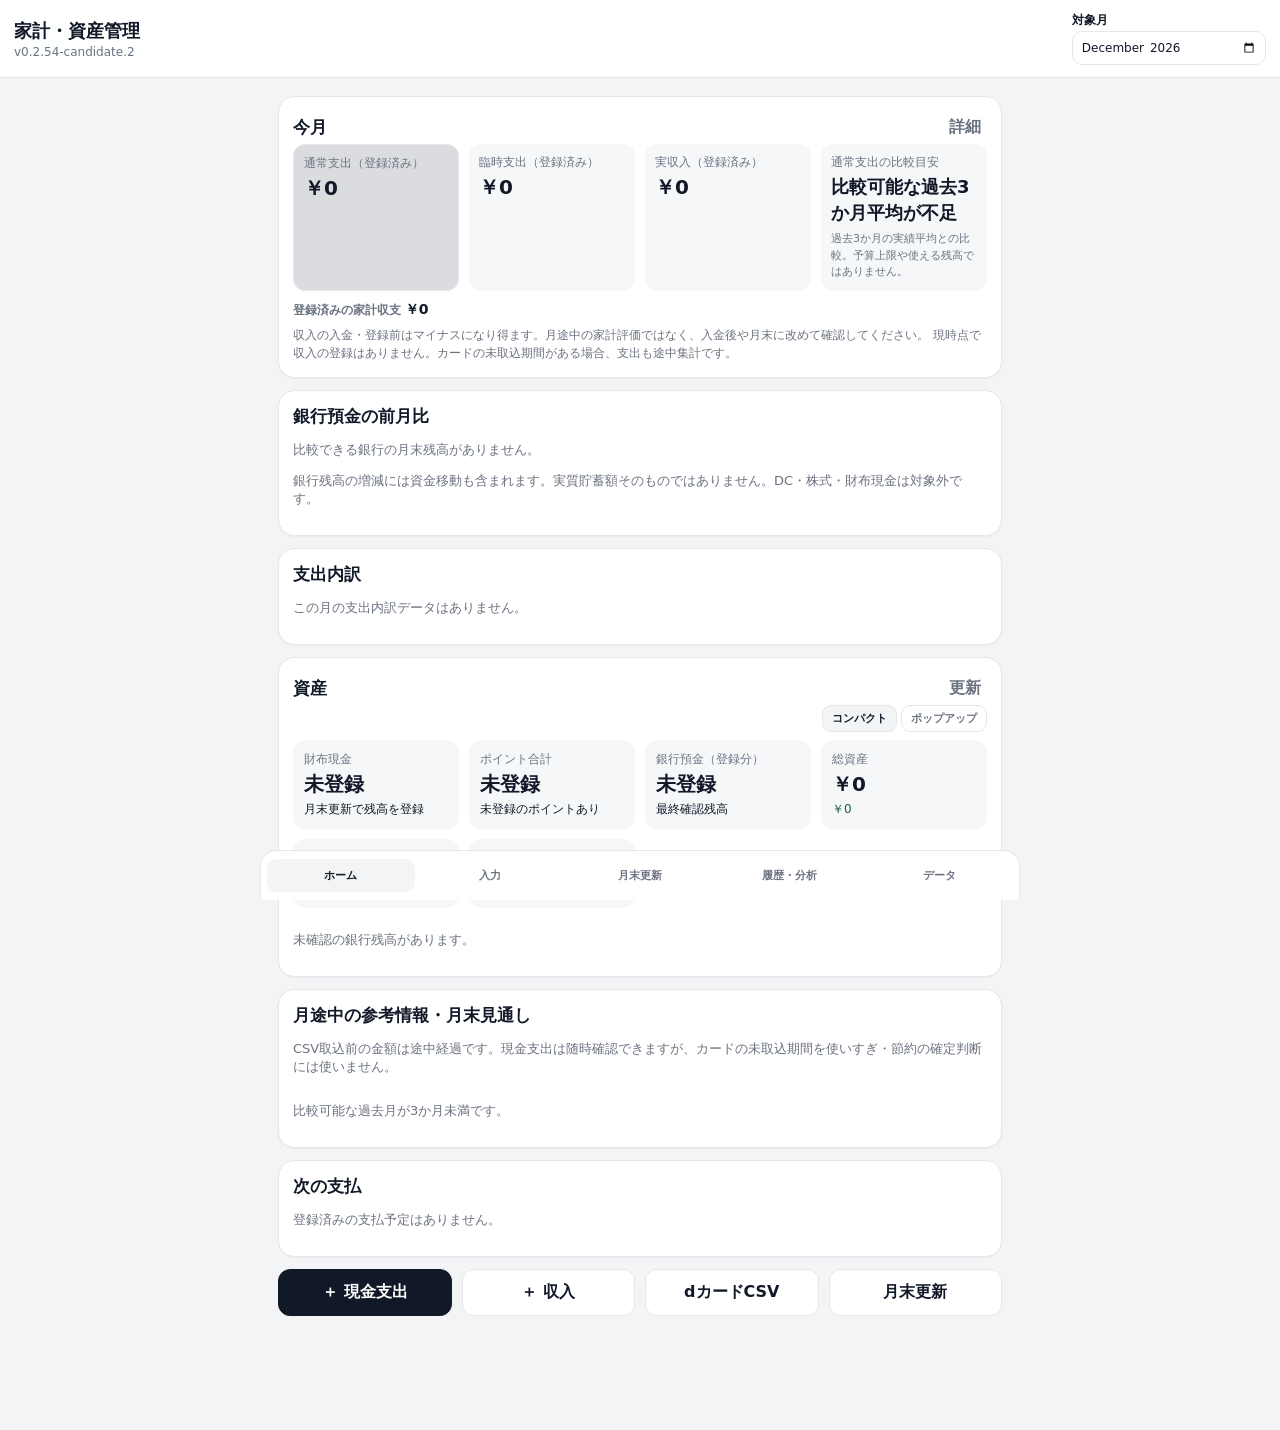
<file: index.html>
<!doctype html>
<html lang="ja">
<head>
  <meta charset="utf-8">
  <meta name="viewport" content="width=device-width,initial-scale=1,viewport-fit=cover">
  <meta name="theme-color" content="#111827">
  <title>家計・資産管理</title>
  <link rel="manifest" href="manifest.webmanifest">
  <link rel="stylesheet" href="styles.css?v=0254c2">
  <link rel="stylesheet" href="pet-game.css?v=0254c2">
  <link rel="stylesheet" href="pet-hq.css?v=0254c2">
  <link rel="stylesheet" href="pet-brush.css?v=0254c2">
  <link rel="stylesheet" href="pet-ball.css?v=0254c2">
  <link rel="stylesheet" href="pet-sleep.css?v=0254c2">
  <link rel="stylesheet" href="pet-teen.css?v=0254c2">
  <link rel="stylesheet" href="pet-room.css?v=0254c2">
</head>
<body class="app-booting">
  <header class="app-header">
    <div>
      <h1>家計・資産管理</h1>
      <p class="sub">v0.2.54-candidate.2</p>
    </div>
    <label class="month-picker">対象月
      <input id="globalMonth" type="month">
    </label>
  </header>

  <main id="appMain">
    <section class="screen active" data-screen="home">
      <div id="homeAlerts"></div>
      <div class="card">
        <div class="section-title-row"><h2>今月</h2><button class="text-btn" data-go="history">詳細</button></div>
        <div id="homeMonthlySummary" class="metric-grid"></div>
        <p id="homeBalanceNote" class="finance-note"></p>
      </div>
      <div class="card" id="homeBankDeltaCard"><h2>銀行預金の前月比</h2><div id="homeBankDelta"></div><p class="muted">銀行残高の増減には資金移動も含まれます。実質貯蓄額そのものではありません。DC・株式・財布現金は対象外です。</p></div>
      <div class="card">
        <h2>支出内訳</h2>
        <div id="homeExpenseDonut" aria-live="polite"></div>
      </div>
      <div class="card">
        <div class="section-title-row"><h2>資産</h2><button class="text-btn" data-go="monthend">更新</button></div>
        <div class="breakdown-mode-selector" role="group" aria-label="資産内訳の表示方式">
          <button type="button" data-breakdown-mode="compact" class="active" aria-pressed="true">コンパクト</button>
          <button type="button" data-breakdown-mode="dialog" aria-pressed="false">ポップアップ</button>
        </div>
        <div id="homeAssetSummary" class="metric-grid"></div>
        <section id="assetBreakdownInline" class="asset-breakdown-inline hidden" aria-live="polite">
          <div class="section-title-row">
            <div><strong id="assetBreakdownInlineTitle"></strong> <span id="assetBreakdownInlineMonth" class="muted"></span></div>
            <button id="assetBreakdownInlineClose" type="button" class="text-btn" aria-label="内訳を閉じる">閉じる</button>
          </div>
          <div class="inline-actions"><button type="button" data-breakdown-month="prev">前月</button><button type="button" data-breakdown-month="next">翌月</button></div>
          <div id="assetBreakdownInlineRows" class="breakdown-rows"></div>
        </section>
      </div>
      <div class="card" id="homeInsightCard">
        <h2 id="homeInsightHeading">今月の気づき・月末見通し</h2>
        <p id="homeInsightIntro" class="muted">CSV取込前の金額は途中経過です。現金支出は随時確認できますが、カードの未取込期間を使いすぎ・節約の確定判断には使いません。</p>
        <div id="homeInsights" class="insight-list"></div>
      </div>
      <div class="card hidden" id="homeReviewCard">
        <h2>月の振り返り</h2>
        <div id="homeReviewContent"></div>
      </div>
      <div class="card">
        <h2>次の支払</h2>
        <div id="homePayments"></div>
      </div>
      <div class="quick-actions">
        <button class="primary" data-quick="cash">＋ 現金支出</button>
        <button data-quick="income">＋ 収入</button>
        <button data-go="input" data-subview="csv">dカードCSV</button>
        <button data-go="monthend">月末更新</button>
      </div>
    </section>

    <section class="screen" data-screen="input">
      <div class="card">
        <h2>クイック入力</h2>
        <div class="button-grid two">
          <button class="primary" data-input-panel="cash">現金支出</button>
          <button data-input-panel="income">収入</button>
          <button data-input-panel="rent">家賃</button>
          <button data-input-panel="advance">立替・返金</button>
        </div>
      </div>

      <div id="input-cash" class="card input-panel hidden">
        <div class="section-title-row"><h2>現金支出</h2><button class="text-btn" data-close-panel>閉じる</button></div>
        <label>金額<input id="cashAmount" class="big-input" type="text" inputmode="numeric" autocomplete="off"></label>
        <div id="cashPresets" class="chip-row"></div>
        <details>
          <summary>詳細</summary>
          <label>日付<input id="cashDate" type="date"></label>
          <label>店舗・メモ<input id="cashMerchant" type="text" autocomplete="off"></label>
          <label>カテゴリ<select id="cashCategory"></select></label>
          <label id="cashMealWrap" class="hidden">食事区分<select id="cashMealType"></select></label>
          <label class="checkbox-row"><input id="cashTemporary" type="checkbox"> 臨時支出として扱う</label>
        </details>
        <button id="cashSave" class="primary sticky-action">保存</button>
      </div>

      <div id="input-income" class="card input-panel hidden">
        <div class="section-title-row"><h2>収入</h2><button class="text-btn" data-close-panel>閉じる</button></div>
        <label>金額<input id="incomeAmount" class="big-input" type="text" inputmode="numeric" autocomplete="off"></label>
        <label>種別<select id="incomeType"><option>給与</option><option>賞与</option><option>配当</option><option>利息</option><option>その他</option></select></label>
        <label>日付<input id="incomeDate" type="date"></label>
        <button id="incomeSave" class="primary sticky-action">保存</button>
      </div>

      <div id="input-rent" class="card input-panel hidden">
        <div class="section-title-row"><h2>家賃</h2><button class="text-btn" data-close-panel>閉じる</button></div>
        <label>金額<input id="rentAmount" class="big-input" type="text" inputmode="numeric" autocomplete="off"></label>
        <label>振込日<input id="rentDate" type="date"></label>
        <label>支払元口座<select id="rentAccount"></select></label>
        <button id="rentSave" class="primary sticky-action">振込済みとして登録</button>
      </div>

      <div id="input-advance" class="card input-panel hidden">
        <div class="section-title-row"><h2>立替・返金</h2><button class="text-btn" data-close-panel>閉じる</button></div>
        <div class="segmented"><button class="active" data-advance-mode="new">立替を登録</button><button data-advance-mode="repay">返金を登録</button></div>
        <div id="advanceNew">
          <h3>カード利用の立替</h3>
          <p class="muted">カード立替は当日に事前記録できます。後日CSV取込で紐づけ、支出の二重計上を防ぎます。CSV登録済みの明細は下の一覧から立替設定してください。</p>
          <div id="advanceCardList"></div>
          <details>
            <summary>立替を新規登録（カードはCSV照合待ち）</summary>
            <label>支払総額<input id="advanceTotal" type="text" inputmode="numeric" autocomplete="off"></label>
            <label>自分負担額<input id="advanceOwn" type="text" inputmode="numeric" autocomplete="off"></label>
            <label>立替額（家族分）<input id="advanceOther" type="text" inputmode="numeric" autocomplete="off" readonly></label><p class="muted">支払総額はあなたが支払った総額です。立替額（家族分）は「支払総額 − 自分負担額」で自動計算し、家族からの返金待ちとして管理します。</p>
            <label>日付<input id="advanceDate" type="date"></label>
            <label>支払手段<select id="advancePayment"><option value="cash">現金</option><option value="bank_transfer">銀行振込</option><option value="dbarai">d払い</option><option value="id">iD</option><option value="dcard">dカード</option><option value="other">その他</option></select></label>
            <label>店舗・メモ<input id="advanceMerchant" type="text"></label>
            <button id="advanceSave" class="primary sticky-action">登録</button>
          </details>
          <details id="manualAdvanceEditDetails">
            <summary>登録済みの手動立替の支払方法を修正</summary>
            <p class="muted">誤って選んだ支払手段だけを変更します。金額や返金履歴は変更しません。d払い・iD・dカードの明細が後からCSVに入る場合は二重登録に注意してください。</p>
            <div id="manualAdvancePaymentEditList"></div>
          </details>
        </div>
        <div id="advanceRepay" class="hidden">
          <div id="advanceOutstanding"></div>
        </div>
      </div>

      <div id="input-csv" class="card input-panel">
        <div class="section-title-row"><h2>dカードCSV</h2></div>
        <p class="muted">CSVは端末内で解析し、外部へ送信しません。</p>
        <input id="dcardFile" type="file" accept=".csv,text/csv">
        <div id="csvDraftNotice" class="csv-draft-notice hidden" role="status" aria-live="polite"></div>
        <div id="csvDraftControls" class="hidden">
          <button id="csvDraftResume" type="button">保存済み下書きを再開</button>
          <button id="csvDraftDiscard" type="button">下書きを破棄</button>
        </div>
        <p id="csvDraftSaveStatus" class="muted hidden" role="status" aria-live="polite"></p>
        <div id="csvPreview" class="hidden"></div>
        <div id="csvAdvanceMatches" class="hidden"></div>
        <div id="csvReview" class="hidden"></div>
        <div id="csvMeals" class="hidden"></div>
        <details id="csvMerchantEditWrap" class="hidden csv-merchant-review">
          <summary>店名の確認・修正（任意）</summary>
          <p class="muted">「松戸本町店」など店名が分からない明細だけ、ここで修正できます。元のCSV店名・金額・利用日は変更されません。</p>
          <div id="csvMerchantEditList"></div>
        </details>
        <button id="csvImportButton" class="primary hidden">新規明細を登録</button>
      </div>
    </section>

    <section class="screen" data-screen="monthend">
      <div class="card">
        <div class="section-title-row"><h2>月末更新</h2><span id="monthEndProgress" class="badge"></span></div>
        <p class="muted">残高を入力し、確定・別項目へ移ると自動保存されます。「変更なし」で前月値を確認できます。月全体の完了は下部のボタンで行います。</p>
        <div id="walletMovementNotice" class="hidden"></div>
        <div id="monthEndBankPrompt" class="alert hidden"><strong>銀行口座が未登録です</strong><p class="muted">銀行残高を管理するには、最初に口座名だけ登録してください。口座番号は不要です。</p><button type="button" id="addBankButton" class="primary">＋ 銀行口座を追加</button></div>
        <div id="monthEndAccounts"></div>
        <button id="addAccountButton">＋ 資産項目を追加</button>
      </div>
      <div class="card">
        <div class="section-title-row"><h2>ポイント</h2><button id="addPointButton">＋ ポイント項目を追加</button></div>
        <div id="monthEndPoints"></div>
      </div>
      <div class="card">
        <h2>確認項目</h2>
        <div id="monthEndChecklist"></div>
        <button id="completeMonthButton" class="primary">この月の更新を完了</button>
      </div>
    </section>

    <section class="screen" data-screen="history">
      <p class="history-swipe-hint muted" data-history-swipe>グラフ・月次集計を左右にスワイプして月を切替</p>
      <div class="card">
        <h2>手入力の現金支出・日付修正</h2>
        <p class="muted">対象月の現金支出から日付だけを修正できます。変更後は該当月の収支を再集計します。金額・取引ID・確認済み資産残高は変更しません。</p>
        <div id="historyCashEditList"></div>
      </div>
      <div class="card">
        <h2 data-history-swipe>月次推移</h2>
        <div class="table-wrap"><table><thead><tr><th>月</th><th>収入</th><th>支出</th><th>収支</th><th>総資産</th></tr></thead><tbody id="historyMonthly"></tbody></table></div>
      </div>
      <div class="card" id="householdQualityCard">
        <h2>月別データの充足状況</h2>
        <p class="muted">カードは15日締め・翌月10日支払い。利用日で集計し、請求期間のCSV取込は別に確認します。入力完了チェックとは別の参考判定です。</p>
        <div id="householdQualitySummary" class="muted"></div>
        <div id="householdQualityRows"></div>
      </div>
      <div class="card" id="livingCostCard">
        <h2>生活費の実力分析</h2>
        <p class="muted">利用月のカード明細・収入・家賃が揃い、未分類がない月だけで平均と中央値を算出。未収録の現金支出など、登録外の支出は検知できません。</p>
        <div id="livingCostMetrics" class="metric-grid"></div>
        <div id="livingCostBreakdown"></div>
      </div>
      <div class="card" id="historyBankDeltaCard"><h2 data-history-swipe>銀行預金の前月比（直近6か月）</h2><p class="muted">両月の銀行月末残高が確認済みの月だけ表示。資金移動がある場合、銀行増減と家計収支は一致しません。</p><div class="table-wrap"><table><thead><tr><th>月</th><th>銀行増減</th><th>家計収支</th></tr></thead><tbody id="historyBankDelta"></tbody></table></div></div>
      <div class="card" data-history-swipe>
        <h2>収入・支出の推移（6か月）</h2>
        <div id="historyCashflowChart"></div>
      </div>
      <div class="card" data-history-swipe>
        <h2>カテゴリ比較</h2>
        <div id="historyCategories"></div>
      </div>
      <div class="card" data-history-swipe>
        <h2>店舗</h2>
        <div id="historyMerchants"></div>
      </div>
      <div class="card">
        <details id="historyMerchantEditWrap">
          <summary>取込済みdカード明細のカテゴリ・店名を修正</summary>
          <p class="muted">表示中の対象月にあるdカード明細の分類・店名を個別に変更できます。分類ルールや他の明細、金額・利用日・重複判定は変更しません。</p>
          <label>店名・日付・金額・カテゴリで絞り込み<input id="historyMerchantFilter" type="search" autocomplete="off" placeholder="例：未分類"></label>
          <div id="historyMerchantEditList"></div>
        </details>
      </div>
      <div class="card">
        <details id="historyOtherExpenseWrap">
          <summary>取込済みCSVの他人負担を修正</summary>
          <p class="muted">明細は残し、自己負担の集計から除外・解除します。返金管理とは連動しません。</p>
          <div id="historyOtherExpenseList"></div>
        </details>
      </div>
      <div class="card" data-history-swipe>
        <h2>食費（朝・昼・夜）</h2>
        <div id="historyMeals"></div>
      </div>
      <div class="card" data-history-swipe><h2>株式評価額の前年同月比</h2><div id="historyStockYoY"></div><p class="muted">前年同月との差額です。入金・売買による増減を含み、運用利回りや確定利益ではありません。DCは含みません。</p></div>
      <div class="card" id="annualExpenseCard">
        <h2 id="annualExpenseTitle">年間累計</h2>
        <p id="annualExpenseNote" class="muted"></p>
        <div id="annualExpenseTotals" class="metric-grid"></div>
        <h3>収入内訳の累計</h3>
        <div class="table-wrap"><table><thead><tr><th>収入種別</th><th>累計／月平均</th><th>構成比</th></tr></thead><tbody id="annualIncomeCategories"></tbody></table></div>
        <h3>支出内訳の累計</h3>
        <div class="table-wrap"><table><thead><tr><th>支出カテゴリ</th><th>累計／月平均</th><th>構成比</th></tr></thead><tbody id="annualExpenseCategories"></tbody></table></div>
      </div>
    </section>

    <section class="screen" data-screen="data">
      <div class="card">
        <h2>育成ゲーム（任意）</h2>
        <label class="pet-toggle-row" for="petEnabled"><span><strong>相棒と暮らす</strong><small>家計の成果で成長し、触れ合いで個性が変わります</small></span><input id="petEnabled" type="checkbox"></label>
        <p id="petEnableHint" class="muted">OFF中は家計の通常画面だけを表示します。</p>
      </div>
      <div class="card">
        <h2>過去月の登録状況一覧</h2>
        <p class="muted">収支や資産残高の登録件数を月別に確認できます。月を開くと月末更新に移動します。</p>
        <div class="historical-fields">
          <label>開始月<input id="bulkStatusFrom" type="month"></label>
          <label>終了月<input id="bulkStatusTo" type="month"></label>
        </div>
        <button type="button" id="bulkStatusLoad">登録状況を表示</button>
        <div id="bulkStatusRows" class="historical-rows" aria-live="polite"></div>
      </div>
      <div class="card">
        <h2>過去の定額収支をまとめて登録</h2>
        <p class="muted">毎月定額の仕送り・給与などを一括登録できます。同じ分類の収支がある月は追加しません。現在月と未来月は対象外です。家賃は専用入力画面を利用してください。</p>
        <div class="historical-fields">
          <label>収支<select id="bulkRecurringKind"><option value="expense">支出</option><option value="income">収入</option></select></label>
          <label>分類<select id="bulkRecurringCategory"></select></label>
          <label>開始月<input id="bulkRemitFrom" type="month"></label>
          <label>終了月<input id="bulkRemitTo" type="month"></label>
          <label>毎月の金額<input id="bulkRemitAmount" type="text" inputmode="numeric" placeholder="例：52000"></label>
          <label>毎月の日付（1〜28日）<input id="bulkRemitDay" type="number" inputmode="numeric" min="1" max="28" value="1"></label>
        </div>
        <button id="bulkRemitPreview" type="button">登録予定を確認</button>
        <div id="bulkRemitReview" aria-live="polite"></div>
        <button id="bulkRemitSave" type="button" class="primary hidden">重複を除いて一括登録</button>
      </div>
      <div class="card">
        <h2>過去の家賃をまとめて登録</h2>
        <p class="muted">家賃専用の登録です。支出・支払済み予定・月末確認をまとめて保存します。既存の家賃支出または家賃予定がある月は変更せず、登録対象から除外します。金額が変わった期間は分けて登録してください。</p>
        <div class="historical-fields">
          <label>開始月<input id="bulkRentFrom" type="month"></label>
          <label>終了月<input id="bulkRentTo" type="month"></label>
          <label>毎月の家賃<input id="bulkRentAmount" type="text" inputmode="numeric" placeholder="例：62000"></label>
          <label>毎月の振込日（1〜28日）<input id="bulkRentDay" type="number" inputmode="numeric" min="1" max="28" value="1"></label>
        </div>
        <label>支払元口座<select id="bulkRentAccount"><option value="">未指定</option></select></label>
        <button id="bulkRentPreview" type="button">家賃の登録予定を確認</button>
        <div id="bulkRentReview" aria-live="polite"></div>
        <button id="bulkRentSave" type="button" class="primary hidden">未登録月の家賃を一括登録</button>
      </div>
      <div class="card">
        <h2>過去の資産残高を一覧入力</h2>
        <p class="muted">銀行・株式・DCなどの資産項目と期間を指定し、月末残高を月別に入力できます。既に登録済みの月は読み取り専用です。空欄の月は登録しません。0円は数字の0を入力してください。</p>
        <label>資産項目<select id="bulkBankAccount"><option value="">資産項目を選択</option></select></label>
        <div class="historical-fields">
          <label>開始月<input id="bulkBankFrom" type="month"></label>
          <label>終了月<input id="bulkBankTo" type="month"></label>
        </div>
        <button id="bulkBankLoad" type="button">残高の一覧を表示</button>
        <div id="bulkBankStatus" aria-live="polite"></div>
        <div id="bulkBankRows" class="historical-rows"></div>
        <button id="bulkBankSave" type="button" class="primary hidden">未登録の残高を一括保存</button>
      </div>
      <div class="card">
        <h2>バックアップ</h2>
        <button id="backupExport" class="primary">JSONバックアップを保存</button>
        <label class="file-label">JSONバックアップを復元<input id="backupImport" type="file" accept="application/json,.json"></label>
        <div id="storageInfo" class="muted"></div>
      </div>
      <div class="card">
        <h2>dカードCSV取込履歴</h2>
        <div id="importHistory"></div>
      </div>
      <div class="card">
        <h2>開発情報</h2>
        <div id="appInfo"></div>
      </div>
      <div class="card">
        <h2>起動ロック（任意）</h2>
        <p id="lockSettingsStatus" class="muted"></p>
        <p class="muted">この端末での画面閲覧を抑止します。PINはこの端末にのみ保存し、IndexedDBやJSONバックアップは暗号化されません。PINを忘れた場合はサイトデータ全削除をせず、ロック設定のみを解除する必要があります。</p>
        <div id="lockEnablePanel">
          <form id="lockEnableForm">
            <label>新しいPIN（数字6〜12桁）<input id="lockNewPin" type="password" inputmode="numeric" pattern="[0-9]{6,12}" minlength="6" maxlength="12" autocomplete="new-password" required></label>
            <label>PIN再入力<input id="lockConfirmPin" type="password" inputmode="numeric" pattern="[0-9]{6,12}" minlength="6" maxlength="12" autocomplete="new-password" required></label>
            <button class="primary" type="submit">起動ロックを有効にする</button>
          </form>
        </div>
        <div id="lockRecoveryNotice" class="alert warn hidden">
          <strong>復旧コード（この画面で一度だけ表示）</strong>
          <p class="muted">PINを忘れたときにロックだけ解除するコードです。安全な場所に控えてください。表示中にこの画面を離れると再表示できません。</p>
          <p><code id="lockRecoveryCode" class="recovery-code"></code></p>
          <button type="button" id="lockRecoveryAcknowledged">復旧コードを控えました</button>
        </div>
        <div id="lockDisablePanel" class="hidden">
          <form id="lockDisableForm">
            <label>現在のPIN<input id="lockDisablePin" type="password" inputmode="numeric" autocomplete="off" required></label>
            <button type="submit">起動ロックを無効にする</button>
          </form>
          <form id="lockRegenerateForm">
            <p class="muted">復旧コードを控えていない場合は、現在のPINで新しいコードを発行できます。以前の復旧コードは無効になります。</p>
            <label>現在のPIN<input id="lockRegeneratePin" type="password" inputmode="numeric" autocomplete="off" required></label>
            <button type="submit">復旧コードを再発行</button>
          </form>
        </div>
        <button type="button" id="lockNowButton" class="hidden">今すぐロックする</button>
      </div>
      <div class="card danger-zone">
        <h2>データ削除</h2>
        <button id="clearAll" class="danger">v0.2データを全削除</button>
        <p class="muted">v0.1.0の旧DBは削除しません。</p>
      </div>
    </section>
    <section class="screen" data-screen="pet">
      <div class="card">
        <div class="section-title-row">
          <h2>相棒の部屋</h2><button type="button" class="text-btn" data-go="home">ホームへ</button>
        </div>
        
        <div id="petChooser" class="hidden">
          <h3>最初の相棒を選ぶ</h3>
          <p class="muted">5タイプから1匹を選びます。途中でタイプを変更したいときは育成をやり直します。過去の月次報酬は再取得できません。</p>
          <label for="petNameInput">名前（任意）<input id="petNameInput" maxlength="30" placeholder="あとから変えない相棒の名前"></label>
          <div id="petTypeChoices" class="pet-type-choices"></div>
        </div>
        <div id="petActiveArea" class="hidden">
        <p id="petCurrentType" class="pet-current-type"></p>
        <div class="pet-care-zone"><div class="pet-game-dashboard">
          <div class="pet-score-card"><span>家計の成長</span><strong id="petLevel">Lv. 1</strong><div class="pet-meter"><i id="petProgressBar"></i></div><span id="petScore">0 pt</span> <span id="petProgressText"></span></div>
          <div class="pet-score-card"><span>愛情度</span><strong id="petAffection">0/100</strong><div class="pet-meter pet-heart"><i id="petAffectionBar"></i></div><span>性格：<b id="petPersonality">まだ探検中</b></span></div>
        </div>
        <div class="pet-room" id="petRoom"><div class="pet-stage" id="petAvatar" aria-live="off"></div><p class="pet-speech" id="petSpeech" aria-live="polite">のんびり過ごしている。</p></div>
        <div id="petCareHeading"><h3>一緒に過ごす</h3><p id="petDailyCap" class="muted">今日の愛情 +0/10</p></div>
        <div id="petActions" class="pet-actions"></div></div><details id="petHelp"><summary>お世話・育成について</summary><p class="muted pet-game-intro">家計の月次成果で新しい遊びや表情を解放。愛情度は毎日の触れ合いで育ち、放置しても下がりません。</p><p>相棒を直接タップ・指でなでても反応します。愛情度の1日の加算上限に達しても自由に遊べます。</p></details><details id="furnitureQa"><summary>家具・背景を変更</summary><p class="furn-note">愛情度・レベルで解放した特典や、ショップで獲得した家具・背景を選択できます。配置は相棒ごと、購入品は歴代の相棒で共有して保存します。</p><div class="furn-grid"><label>休憩家具<select id="furnRest"><option value="none">置かない</option><option value="cushion">クッション</option><option value="bed">寝床</option></select></label><label>小物家具<select id="furnItem"><option value="none">置かない</option><option value="bowl">食器</option><option value="plant">鉢植え</option><option value="box">おもちゃ箱</option></select></label><label>背景<select id="furnBg"><option value="normal">種族の初期背景</option><option value="dusk">夕焼けの湖畔の家</option><option value="lake">花咲く庭の住処</option><option value="stars">星降る森の隠れ家</option></select></label><div class="furn-field"><span id="furnEditLabel">位置調整</span><button type="button" aria-describedby="furnEditLabel" id="furnEdit" aria-pressed="false">家具を移動</button></div><button type="button" id="furnResetPos">位置を戻す</button><button type="button" id="furnClear">家具を外す</button></div><details id="furnShop" class="card" style="margin:10px 0;padding:12px"><summary><strong>相棒のショップ</strong> ・ <span id="furnCoins">0 コイン</span></summary><p class="furn-note" id="furnWalletDetail"></p><p id="furnLatestCoins" class="furn-note"></p><p class="furn-note">いつもの家計管理で貯まります。月末更新と必要な明細の取込・分類が完了すると、節約や黒字の成果に応じてコインを獲得します。</p><p id="furnNextGoal" class="furn-note"></p><div id="furnGoods" class="furn-grid"></div><p id="furnShopStatus" class="furn-note" role="status"></p><p class="furn-note">コインの計算や家計訂正時の扱いは下記で確認できます。</p><details id="furnCoinGuide"><summary>コインの獲得条件・計算例</summary><p>実収支が黒字：150 pt → 30コイン。対象費目の節約・節約水準の維持：100 pt → 20コイン（さらに改善した場合150 pt → 30コイン）。条件に合う成果のみ対象です。</p><p>新規節約：比較可能な過去3か月の対象費目平均から8%以上・500円以上減少（比較条件あり）。維持：前月の達成基準額の105%以内。詳細な家計判定は既存の月次報酬に従います。</p><p>例：黒字と1費目の節約で合計250 pt → 50コイン。月次報酬の合計5 ptにつき1コイン、月最大100コイン。成長ポイントは消費しません。</p><p>購入品は歴代の相棒で共有。訂正で獲得額が減った場合も家具は保持し、不足分は将来の獲得額と相殺します。未確定月の見込みは表示しません。</p></details></details><p id="furnSaveStatus" class="furn-note" role="status"></p><button id="furnReload" type="button">家具・背景を再読込</button><p id="furnUnlockStatus" class="furn-note" aria-live="polite"></p><p class="furn-note" id="furnLinkStatus" aria-live="polite">寝床・食器・クッションと動作が連動します。</p><p class="furn-note">寝床＝睡眠、食器＝食事、クッション＝見守る・休息。睡眠の専用絵や食事動作は既存のままです。</p></details>
        
        <div class="pet-life-actions">
          <button type="button" id="petArchive" class="primary hidden">成長した相棒を図鑑へ保存する</button>
          <button type="button" id="petRestart" class="danger hidden">この相棒の育成をやり直す</button>
        </div>
        <p class="muted">成体になってもそのまま一緒に過ごせます。図鑑へ保存するのは、自分で選んだときだけです。</p>
        </div>
      </div>
      <details class="card">
        <summary><strong>5タイプの幼体見本を見る</strong></summary>
        <p class="muted">現在の相棒を変更せずに、正面とマンガ風の斜め向きを見比べられます。成長後の姿は育成してからのお楽しみです。</p>
        <div class="pet-preview-controls" role="group" aria-label="幼体見本の向き">
          <button type="button" id="petPreviewFront" aria-pressed="true">正面</button>
          <button type="button" id="petPreviewSide" aria-pressed="false">斜め向き</button>
        </div>
        <div id="petStarterGallery" class="pet-type-choices"></div>
      </details>

      <div class="card">
        <h2>解放した遊び</h2>
        <div id="petCatalog" class="pet-catalog"></div>
        <p class="muted">レベル報酬のほか、食費・趣味費など特定分類の節約報酬で開く行動もあります。衣料費などの報酬で見た目も少し変化します。</p>
      </div>
      <div class="card">
        <h2>歴代の相棒図鑑</h2>
        <p class="muted">成体になった子は、いつでも姿や性格を見返せるように保存できます。図鑑はやり直しても残ります。</p>
        <div id="petArchiveList" class="pet-archive-list"></div>
      </div>
      <div class="card">
        <div class="section-title-row"><h2>月次の育成報酬</h2><button type="button" id="petRefresh">再確認</button></div>
        <p class="muted">開始月：<span id="petStartMonth">-</span>。月末更新の完了、必要なdカードCSVの取込、自己負担明細の分類が揃った月を一度だけ判定します。過去月は比較基準には使いますが、開始前の月には報酬を付けません。</p>
        <div id="petAwards"></div>
      </div>
      <details class="card">
        <summary><strong>節約判定の設定・説明</strong></summary>
        <p class="muted">比較可能な直近3か月の通常支出を基準にし、8％以上・500円以上の削減を節約成功とします。翌月も成功水準＋5％以内なら維持成功です。成功水準は上方にずらしません。各月の成果は確定時点で記録し、後の家計修正では自動修正しません。</p>
        <p class="muted">以下の対象分類は新しく確定する月に適用されます。医療・教育費・家賃・仕送り・家電などは初期状態で除外します。</p>
        <div id="petCategoryOptions" class="pet-category-list"></div>
        <button type="button" id="petRecalculate">月次報酬を再判定</button>
        <p class="muted">必要な場合のみ実行してください。修正された金額や対象分類により獲得ポイント・解放内容が減ることがあります。</p>
      </details>
    </section>
  </main>

  <nav class="bottom-nav" aria-label="メイン">
    <button class="active" data-nav="home">ホーム</button>
    <button data-nav="input">入力</button>
    <button data-nav="monthend">月末更新</button>
    <button data-nav="history">履歴・分析</button>
    <button id="petNav" data-nav="pet" class="hidden">相棒</button>
    <button data-nav="data">データ</button>
  </nav>

  <dialog id="assetBreakdownDialog" aria-labelledby="assetBreakdownTitle">
    <div class="dialog-card">
      <div class="section-title-row"><h2 id="assetBreakdownTitle">内訳</h2><button id="assetBreakdownClose" type="button" class="text-btn" aria-label="内訳を閉じる">閉じる</button></div>
      <p id="assetBreakdownMonth" class="muted"></p>
      <div class="inline-actions"><button type="button" data-breakdown-month="prev">前月</button><button type="button" data-breakdown-month="next">翌月</button></div>
      <div id="assetBreakdownRows" class="breakdown-rows"></div>
    </div>
  </dialog>

  <dialog id="accountDialog">
    <form method="dialog" class="dialog-card">
      <h2>資産項目を追加</h2>
      <label>表示名<input id="accountName" type="text" required></label>
      <label>種別<select id="accountCategory"><option value="bank">銀行</option><option value="cash">現金</option><option value="stock">株式</option><option value="dc">DC</option><option value="other">その他資産</option></select></label>
      <div class="dialog-actions"><button type="submit" value="cancel" formnovalidate>キャンセル</button><button id="accountCreate" value="default" class="primary">追加</button></div>
    </form>
  </dialog>

  <dialog id="pointDialog">
    <form method="dialog" class="dialog-card">
      <h2>ポイント項目を追加</h2>
      <label>ポイント名<input id="pointName" type="text" required placeholder="例：楽天ポイント"></label>
      <div class="dialog-actions"><button type="submit" value="cancel" formnovalidate>キャンセル</button><button id="pointCreate" value="default" class="primary">追加</button></div>
    </form>
  </dialog>

  <section id="lockOverlay" class="lock-overlay hidden" role="dialog" aria-modal="true" aria-label="起動ロック">
    <form id="lockUnlockForm" class="lock-card">
      <h2>家計・資産管理</h2>
      <p class="muted">PINを入力して開く</p>
      <label>PIN<input id="lockPin" type="password" inputmode="numeric" autocomplete="off" required></label>
      <p id="lockError" class="lock-error" role="alert"></p>
      <button type="submit" class="primary">ロック解除</button>
      <button type="button" id="lockRecoveryToggle">復旧コードを使う</button>
      <p class="muted">PINを忘れても、サイトデータやIndexedDBを削除しないでください。</p>
    </form>
    <form id="lockRecoveryForm" class="lock-card hidden">
      <h3>復旧コードでロック解除</h3>
      <label>設定時に控えた復旧コード<input id="lockRecoveryInput" autocomplete="off" spellcheck="false" required></label>
      <button type="submit" class="primary">復旧コードを確認</button>
    </form>
  </section>
  <div id="toast" role="status" aria-live="polite"></div>

  <script src="db.js?v=0254c2"></script>
  <script src="dcard-import.js?v=0254c2"></script>
  <script src="analysis.js?v=0254c2"></script>
  <script src="pet-art.js?v=0254c2"></script>
  <script src="pet-illustration.js?v=0254c2"></script>
  <script src="sleep-controller.js?v=0254c2"></script>
  <script src="teen-art-data.js?v=0254c2"></script>
  <script src="pet-teen.js?v=0254c2"></script>
  <script src="pet-game.js?v=0254c2"></script>
  <script src="pet-room-store.js?v=0254c2"></script>
  <script src="pet-room.js?v=0254c2"></script>
  <script src="app.js?v=0254c2"></script>
</body>
</html>
</file>
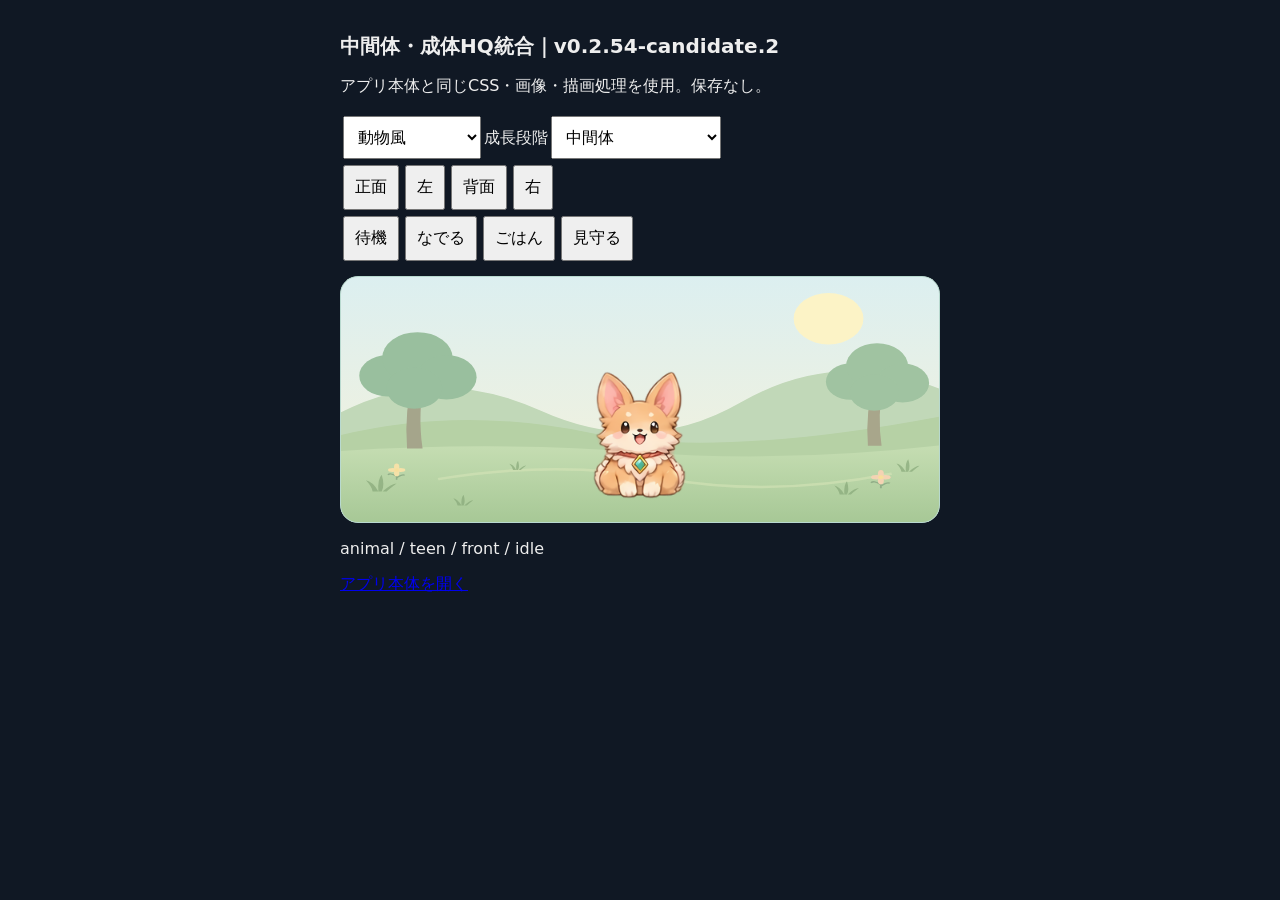
<file: hq-integration-qa.html>
<!doctype html><html lang="ja"><meta charset="utf-8"><meta name="viewport" content="width=device-width,initial-scale=1"><title>全成長段階HQ統合QA｜v0.2.54-candidate.2</title><link rel="stylesheet" href="pet-game.css?v=0254c2"><link rel="stylesheet" href="pet-hq.css?v=0254c2"><style>body{font:16px system-ui;background:#101824;color:#eee;padding:12px}main{max-width:600px;margin:auto}button,select{font:inherit;padding:10px;margin:3px}h1{font-size:20px}.pet-stage{min-height:205px}</style><main><h1>中間体・成体HQ統合｜v0.2.54-candidate.2</h1><p>アプリ本体と同じCSS・画像・描画処理を使用。保存なし。</p><select id="species"><option value="animal">動物風</option><option value="dino">恐竜</option><option value="fantasy">架空の生き物</option><option value="yokai">妖怪</option><option value="fairy">妖精</option></select><label>成長段階<select id="stage"><option value="teen">中間体</option><option value="adult">成体</option><option value="baby">幼体（採用済み）</option></select></label><nav id="directions"><button data-dir="front">正面</button><button data-dir="left">左</button><button data-dir="back">背面</button><button data-dir="right">右</button></nav><nav id="moods"><button data-mood="idle">待機</button><button data-mood="pet">なでる</button><button data-mood="food">ごはん</button><button data-mood="calm">見守る</button></nav><div class="pet-room" data-room-type="animal"><div class="pet-stage"><span class="pet-character pet-mood-idle" data-growth="baby" data-type="animal" data-facing="front"></span></div></div><p id="status"></p><p><a href="index.html?v=0254c2">アプリ本体を開く</a></p></main><script src="pet-illustration.js?v=0254c2"></script><script>
let stage='teen',type='animal',dir='front',mood='idle',timer;const ch=document.querySelector('.pet-character');
function paint(restart=false){let facing=stage==='baby'&&mood!=='idle'?'front':dir;for(let k of ['idle','pet','food','calm'])ch.classList.toggle('pet-mood-'+k,k===mood);if(ch.dataset.growth!==stage||ch.dataset.type!==type||ch.dataset.facing!==facing||!ch.firstChild){ch.dataset.growth=stage;ch.dataset.type=type;ch.dataset.facing=facing;ch.innerHTML=HAM.PetIllustration.draw({type,stage,direction:facing,mood})}if(restart)for(let a of ch.querySelector('.pet-illustration').getAnimations({subtree:true}))if(a.animationName?.startsWith('pet247-care-')){a.currentTime=0;a.play()}document.querySelector('.pet-room').dataset.roomType=type;document.querySelector('#status').textContent=type+' / '+stage+' / '+facing+' / '+mood}
document.querySelector('#stage').onchange=e=>{clearTimeout(timer);stage=e.target.value;mood='idle';paint()};document.querySelector('#species').onchange=e=>{clearTimeout(timer);type=e.target.value;mood='idle';paint()};document.querySelector('#directions').onclick=e=>{if(!e.target.dataset.dir)return;clearTimeout(timer);dir=e.target.dataset.dir;mood='idle';paint()};document.querySelector('#moods').onclick=e=>{if(!e.target.dataset.mood)return;clearTimeout(timer);mood=e.target.dataset.mood;paint(true);if(mood!=='idle')timer=setTimeout(()=>{mood='idle';paint()},mood==='calm'?3200:1700)};paint();</script></html>
</file>
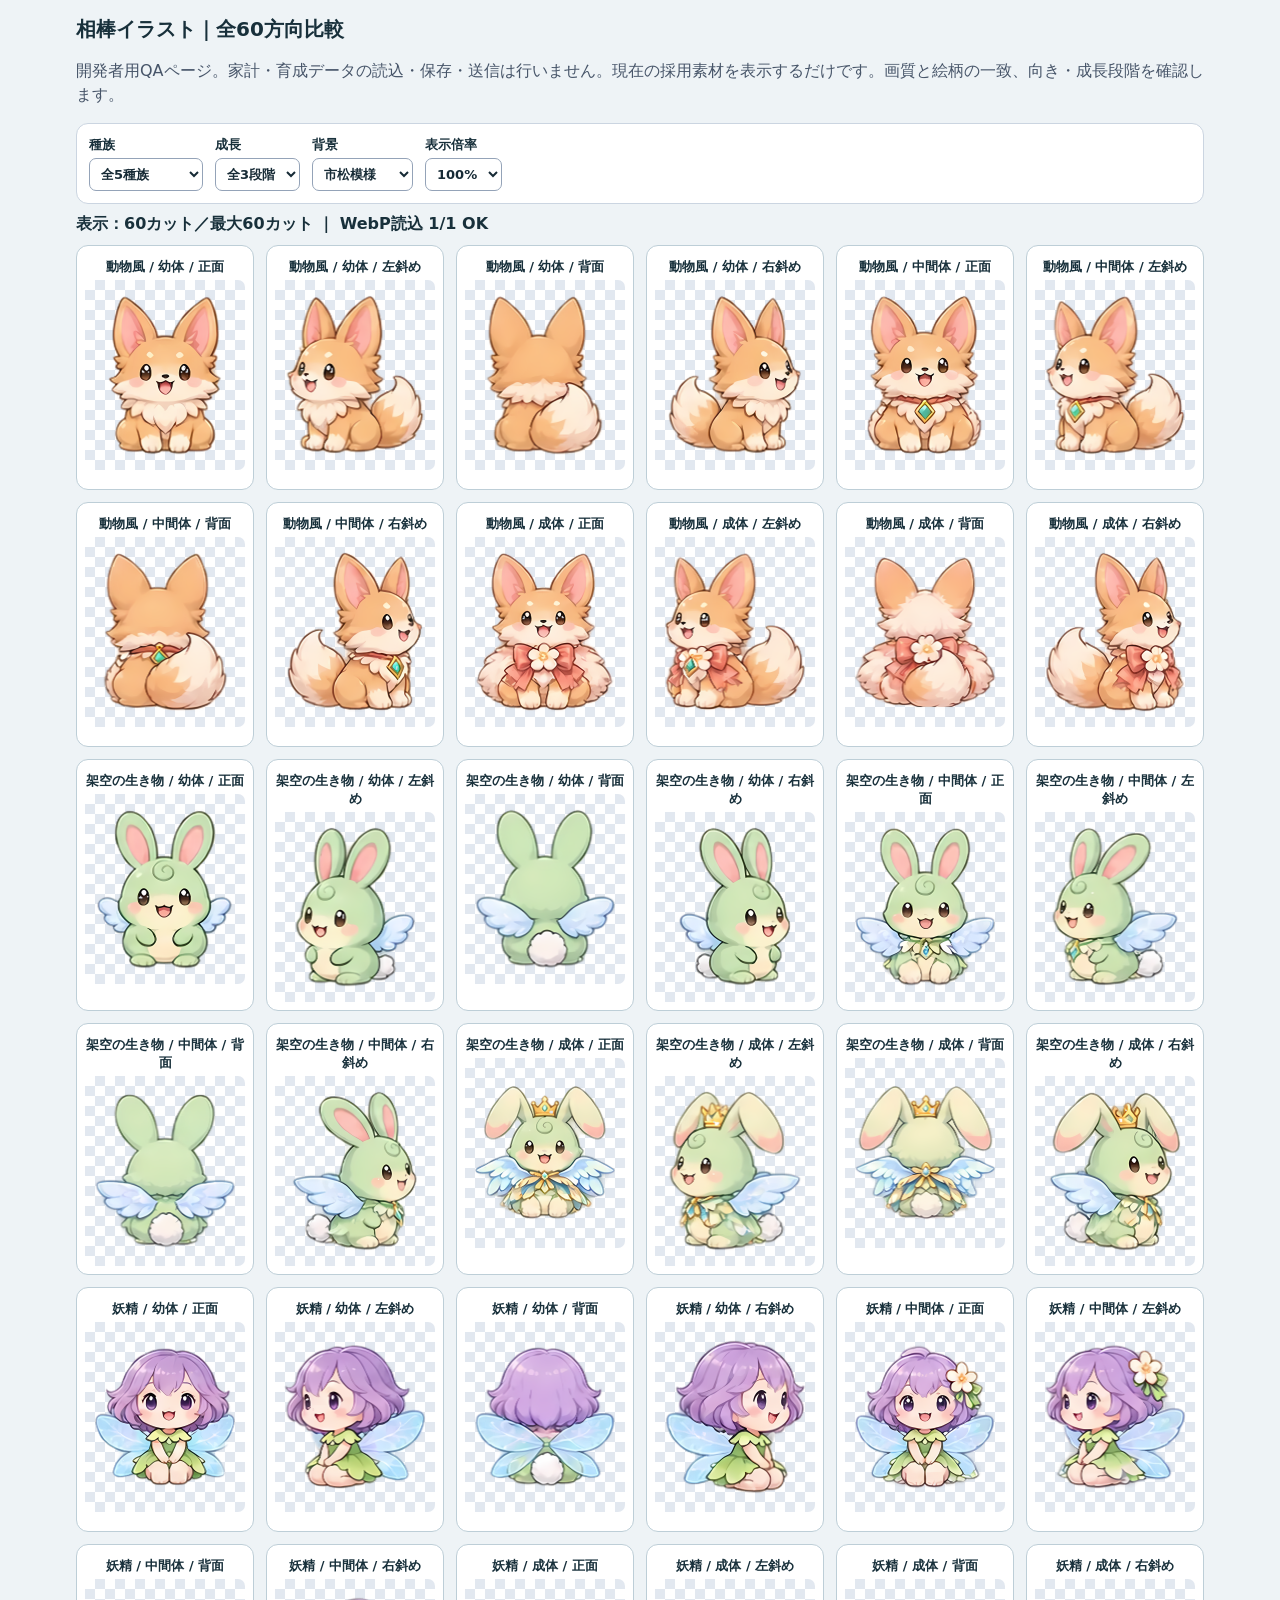
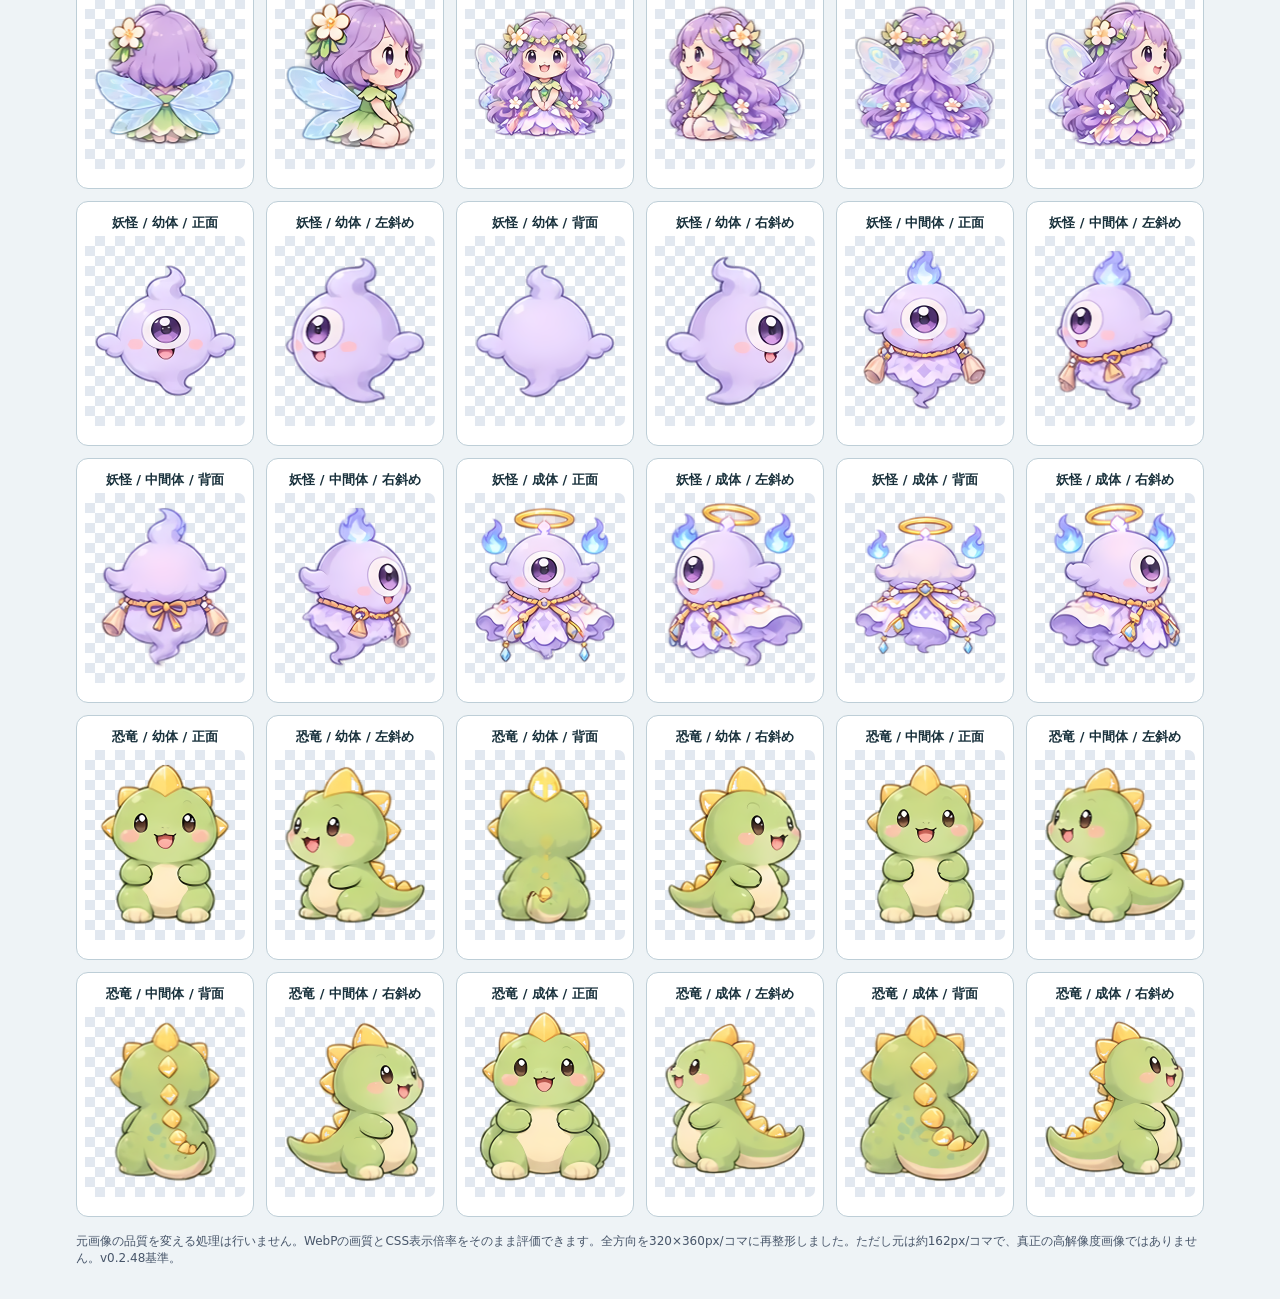
<file: pet-art-qa.html>
<!doctype html>
<html lang="ja">
<head>
<meta charset="utf-8"><meta name="viewport" content="width=device-width,initial-scale=1">
<title>相棒イラスト｜60方向QA（v0.2.48）</title>
<link rel="stylesheet" href="./pet-game.css?v=0248"><link rel="stylesheet" href="./pet-hq.css?v=0248">
<style>
:root{color-scheme:light dark;--bg:#f6f9fb;--card:#fff;--line:#c8d5dc;--muted:#526672;--good:#157d75}
*{box-sizing:border-box}body{margin:0;background:#eef3f6;color:#18303b;font-family:system-ui,"Noto Sans JP",sans-serif}
main{max-width:1160px;margin:auto;padding:16px}h1{font-size:20px;margin:0 0 8px}
p{line-height:1.5;color:#475569}header{margin-bottom:16px}
.controls{display:flex;gap:12px;flex-wrap:wrap;align-items:end;padding:12px;background:white;border-radius:12px;border:1px solid #cbd5e1}
label{display:grid;gap:4px;font-weight:600;font-size:13px}
select,input{font:inherit;padding:7px;border-radius:7px;border:1px solid #94a3b8;background:white;color:#172b36}
.status{padding:10px 0;font-weight:600}
.gallery{display:grid;grid-template-columns:repeat(auto-fit,minmax(174px,1fr));gap:12px}
.cell{background:white;border:1px solid #bdced7;border-radius:12px;min-height:245px;padding:8px;overflow:hidden}
.cell h2{font-size:13px;margin:4px 0;text-align:center}
.view{position:relative;height:190px;display:flex;justify-content:center;align-items:center;border-radius:7px;overflow:hidden}
.view .pet-character{animation:none!important}
.view .pet-character .pet-illustration{animation:none!important}
.view .pet-character{width:146px;height:157px;transform:scale(var(--zoom,1))}
.view .pet-character .pet-art-emote{display:none}
.view.check{background:conic-gradient(#e2e8f0 25%,#fff 0 50%,#e2e8f0 0 75%,#fff 0) 0 0/20px 20px}
.view.dark{background:#172432}.view.light{background:#e9f9ef}
footer{font-size:12px;color:#475569;margin:16px 0}
</style>
</head>
<body>
<main>
<header><h1>相棒イラスト｜全60方向比較</h1>
<p>開発者用QAページ。家計・育成データの読込・保存・送信は行いません。現在の採用素材を表示するだけです。画質と絵柄の一致、向き・成長段階を確認します。</p></header>
<section class="controls" aria-label="表示条件">
<label>種族<select id="species"><option value="all">全5種族</option><option value="animal">動物風</option><option value="fantasy">架空の生き物</option><option value="fairy">妖精</option><option value="yokai">妖怪</option><option value="dino">恐竜</option></select></label>
<label>成長<select id="stage"><option value="all">全3段階</option><option value="baby">幼体</option><option value="teen">中間体</option><option value="adult">成体</option></select></label>
<label>背景<select id="background"><option value="check">市松模様</option><option value="light">明るい背景</option><option value="dark">暗い背景</option></select></label>
<label>表示倍率<select id="zoom"><option value="0.65">65%</option><option value="1" selected>100%</option><option value="1.2">120%</option></select></label>
</section>
<div id="status" class="status" aria-live="polite">読み込み中</div>
<div class="gallery" id="gallery"></div>
<footer>元画像の品質を変える処理は行いません。WebPの画質とCSS表示倍率をそのまま評価できます。全方向を320×360px/コマに再整形しました。ただし元は約162px/コマで、真正の高解像度画像ではありません。v0.2.48基準。</footer>
</main>
<script src="./pet-illustration.js?v=0248"></script>
<script>
(()=>{'use strict';
const $=id=>document.getElementById(id);
const species=[['animal','動物風'],['fantasy','架空の生き物'],['fairy','妖精'],['yokai','妖怪'],['dino','恐竜']];
const stages=[['baby','幼体'],['teen','中間体'],['adult','成体']];
const faces=[['front','正面'],['left','左斜め'],['back','背面'],['right','右斜め']];
const sourceFiles=['assets/pet-unified-atlas.webp?v=0248'];
function draw(){
 const g=$('gallery'),selection=$('species').value,stage=$('stage').value,bg=$('background').value,zoom=$('zoom').value;
 const items=[];for(const [id,name] of species){if(selection!=='all'&&selection!==id)continue;
   for(const [growth,glabel] of stages){if(stage!=='all'&&stage!==growth)continue;
     for(const [direction,flabel] of faces){
       const artwork=window.HAM.PetIllustration.draw({type:id,stage:growth,direction,mood:'idle'});
       const character='<span class="pet-character" data-type="'+id+'" data-growth="'+growth+'" data-facing="'+direction+'">'+artwork+'</span>';
       items.push('<article class="cell"><h2>'+name+' / '+glabel+' / '+flabel+'</h2><div class="view '+bg+'" style="--zoom:'+zoom+'">'+character+'</div></article>');
     }
   }
 }
 g.innerHTML=items.join('');$('status').textContent='表示：'+items.length+'カット／最大60カット';
}
async function checkSources(){
 const results=await Promise.all(sourceFiles.map(src=>new Promise(resolve=>{const i=new Image();i.onload=()=>resolve(true);i.onerror=()=>resolve(false);i.src=src;})));
 const available=results.filter(Boolean).length;
 $('status').textContent+=' ｜ WebP読込 '+available+'/'+sourceFiles.length+(available===sourceFiles.length?' OK':' エラー：画像参照先を確認');
}
for(const id of ['species','stage','background','zoom'])$(id).addEventListener('change',draw);
draw();checkSources();
})();
</script>
</body></html>
</file>
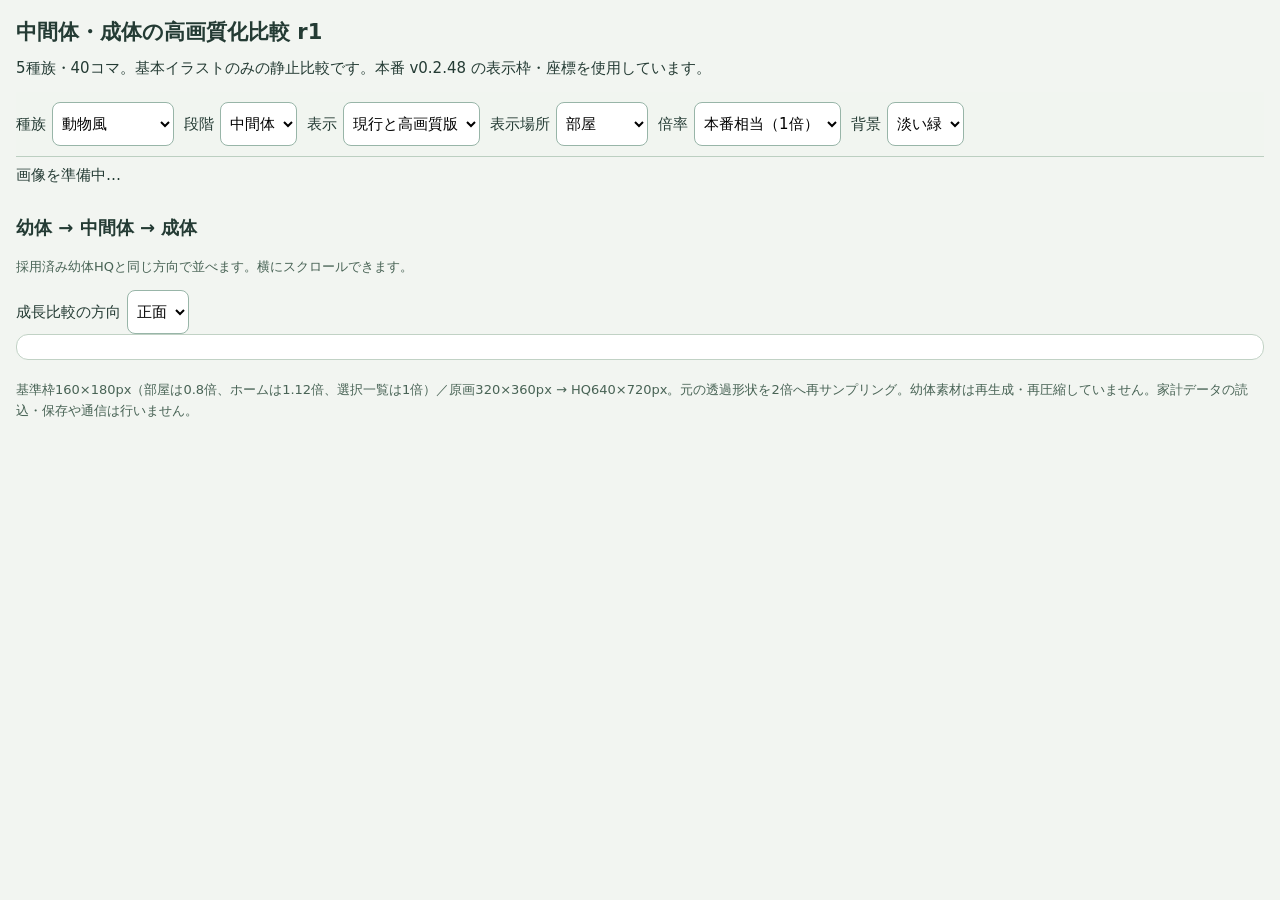
<file: experiments/growth/template.html>
<!doctype html><html lang="ja"><meta charset="utf-8"><meta name="viewport" content="width=device-width,initial-scale=1"><meta name="color-scheme" content="light"><title>中間体・成体 HQ 比較 r1</title>
<style>/*PRODUCTION_CSS*/</style>
<style>
*{box-sizing:border-box}body{margin:0;background:#f2f5f1;color:#243b34;font:15px/1.6 system-ui,sans-serif}main{max-width:1440px;margin:auto;padding:16px}h1{font-size:21px;margin:0 0 6px}h2{font-size:18px}p{margin:6px 0 12px}.controls{position:sticky;top:0;z-index:10;background:#f2f5f1f5;border-bottom:1px solid #bccfc1;padding:10px 0;display:flex;flex-wrap:wrap;gap:10px}label{display:flex;align-items:center;gap:6px}select{font:inherit;min-height:44px;max-width:200px;border:1px solid #98b5a8;border-radius:8px;background:white;padding:5px}#status{min-height:24px}.directions{display:grid;grid-template-columns:repeat(auto-fit,minmax(min(100%,350px),1fr));gap:12px}.card{border:1px solid #c1d2c5;background:#fff;border-radius:12px;padding:10px;min-width:0}.card h3{font-size:16px;margin:0}.scroll{overflow-x:auto;overscroll-behavior-x:contain}.pair{display:flex;gap:6px;width:max-content;margin:auto}.sample{flex:none;text-align:center}.caption{display:block;font-size:13px}.viewport{position:relative;width:calc(180px * var(--zoom));height:calc(204px * var(--zoom));overflow:hidden;background:var(--surface);border-radius:8px}.geometry{position:absolute;left:0;top:0;width:180px;height:204px;transform:scale(var(--zoom));transform-origin:0 0}.geometry .pet-character{position:absolute;left:17px;top:24px;margin:0;animation:none!important;scale:var(--context-scale);transform-origin:50% 88%}.geometry .pet-character *{animation:none!important;transition:none!important}.geometry .pet-art-image:not(:first-child),.geometry .pet-art-emote,.geometry .pet-care-chew,.geometry .pet-care-food{display:none!important}.geometry .pet-character .pet-unified .pet-art-image:first-child{background-image:var(--sheet)!important;background-size:400% var(--rows)!important;background-position:var(--x) var(--y)!important;transform:none!important}.growth{display:flex;gap:12px;width:max-content;margin:auto}#growth-wrap{padding:12px;border:1px solid #c1d2c5;background:white;border-radius:12px}.hq-only .original{display:none}.note{font-size:13px;color:#486355}.error{color:#9d2929}button{font:inherit;min-height:44px}footer{margin-top:20px}
</style>
<main><h1>中間体・成体の高画質化比較 r1</h1><p>5種族・40コマ。基本イラストのみの静止比較です。本番 v0.2.48 の表示枠・座標を使用しています。</p>
<div class="controls">
<label>種族<select id="species"><option value="animal">動物風</option><option value="fantasy">架空の生き物</option><option value="fairy">妖精風</option><option value="yokai">妖怪</option><option value="dino">恐竜</option></select></label>
<label>段階<select id="stage"><option value="teen">中間体</option><option value="adult">成体</option></select></label>
<label>表示<select id="mode"><option value="compare">現行と高画質版</option><option value="hq">高画質版のみ</option></select></label>
<label>表示場所<select id="context"><option value="0.8">部屋</option><option value="1.12">ホーム</option><option value="1">選択一覧</option></select></label>
<label>倍率<select id="zoom"><option value="1">本番相当（1倍）</option><option value="2">2倍</option><option value="3">3倍</option></select></label>
<label>背景<select id="background"><option value="#dfebd8">淡い緑</option><option value="#ffffff">白</option><option value="#29473f">濃い緑</option></select></label>
</div><p id="status" role="status">画像を準備中…</p><div id="directions" class="directions"></div>
<h2>幼体 → 中間体 → 成体</h2><p class="note">採用済み幼体HQと同じ方向で並べます。横にスクロールできます。</p>
<label>成長比較の方向<select id="growth-direction"><option value="0">正面</option><option value="1">左</option><option value="2">背面</option><option value="3">右</option></select></label>
<div id="growth-wrap" class="scroll"><div id="growth" class="growth"></div></div>
<footer class="note">基準枠160×180px（部屋は0.8倍、ホームは1.12倍、選択一覧は1倍）／原画320×360px → HQ640×720px。元の透過形状を2倍へ再サンプリング。幼体素材は再生成・再圧縮していません。家計データの読込・保存や通信は行いません。</footer>
</main><script id="payload" type="application/json">/*PAYLOAD*/</script>
<script>/*RENDERER*/</script>
<script>
'use strict';
const speciesList=['animal','fantasy','fairy','yokai','dino'],stages=['baby','teen','adult'],dirs=['front','left','back','right'],dirNames=['正面','左','背面','右'],stageNames={baby:'幼体（採用済み）',teen:'中間体',adult:'成体'};
const payload=JSON.parse(document.getElementById('payload').textContent);document.getElementById('payload').remove();
const urls=new Map(),$=id=>document.getElementById(id);let ticket=0;window.qaReady=false;
function asset(key){if(!urls.has(key)){const raw=atob(payload[key]),a=new Uint8Array(raw.length);for(let i=0;i<raw.length;i++)a[i]=raw.charCodeAt(i);urls.set(key,URL.createObjectURL(new Blob([a],{type:'image/webp'})));}return urls.get(key);}
function sample(type,stage,direction,hq){
 const box=document.createElement('div');box.className='sample '+(hq?'enhanced':'original');box.dataset.stage=stage;box.dataset.direction=dirs[direction];box.dataset.kind=hq?'hq':'original';
 const key=hq?type+'-'+stage:'original';const row=speciesList.indexOf(type)*3+stages.indexOf(stage);
 box.innerHTML='<span class="caption">'+(hq?'高画質版':'現行画像')+'</span><div class="viewport"><div class="geometry"><div class="pet-character" data-growth="'+stage+'">'+HAM.PetIllustration.draw({type,stage,direction:dirs[direction]})+'</div></div></div>';
 box.style.setProperty('--sheet','url("'+asset(key)+'")');box.style.setProperty('--rows',hq?'100%':'1500%');box.style.setProperty('--x',(direction*100/3)+'%');box.style.setProperty('--y',hq?'0%':(row*100/14)+'%');return box;
}
async function render(){const seq=++ticket;window.qaReady=false;const type=$('species').value,stage=$('stage').value;
 document.body.style.setProperty('--context-scale',$('context').value);document.body.style.setProperty('--zoom',$('zoom').value);document.body.style.setProperty('--surface',$('background').value);document.body.classList.toggle('hq-only',$('mode').value==='hq');
 $('status').textContent='画像を準備中…';$('directions').replaceChildren();$('growth').replaceChildren();
 // Only selected species sheets and original atlas are referenced or decoded.
 const keep=new Set(['original',...stages.map(s=>type+'-'+s)]);for(const [k,u]of urls)if(!keep.has(k)){URL.revokeObjectURL(u);urls.delete(k);}
 try{await Promise.all([...keep].map(async key=>{const im=new Image();im.src=asset(key);await im.decode();if(!im.naturalWidth)throw Error(key);}));if(seq!==ticket)return;
 for(let d=0;d<4;d++){const card=document.createElement('section');card.className='card';card.innerHTML='<h3>'+dirNames[d]+'</h3><div class="scroll"><div class="pair"></div></div>';const pair=card.querySelector('.pair');if($('mode').value!=='hq')pair.append(sample(type,stage,d,false));pair.append(sample(type,stage,d,true));$('directions').append(card);}
 for(const s of stages){const col=document.createElement('section');col.innerHTML='<strong>'+stageNames[s]+'</strong>';col.append(sample(type,s,Number($('growth-direction').value),true));$('growth').append(col);}
 $('status').textContent='表示完了｜'+$('species').selectedOptions[0].text+'・'+stageNames[stage]+'｜全4方向';window.qaReady=true;
 }catch(e){if(seq!==ticket)return;$('status').textContent='画像の表示に失敗しました：'+e.message;$('status').className='error';throw e;}
}
for(const id of ['species','stage','mode','zoom','background','growth-direction','context'])$(id).addEventListener('change',render);
window.addEventListener('pagehide',()=>{for(const u of urls.values())URL.revokeObjectURL(u);urls.clear();});window.addEventListener('pageshow',e=>{if(e.persisted)render();});render();
</script></html>
</file>
<file: styles.css>
:root{
  color-scheme:light dark;
  --bg:#f3f4f6;--card:#fff;--text:#111827;--muted:#6b7280;--line:#e5e7eb;
  --primary:#111827;--primaryText:#fff;--danger:#b91c1c;--warn:#92400e;--good:#166534;
}
@media (prefers-color-scheme:dark){:root{--bg:#0f172a;--card:#111827;--text:#f9fafb;--muted:#9ca3af;--line:#374151;--primary:#e5e7eb;--primaryText:#111827;--danger:#f87171;--warn:#fbbf24;--good:#86efac}}
*{box-sizing:border-box}
html,body{margin:0;padding:0;background:var(--bg);color:var(--text);font-family:system-ui,-apple-system,"Noto Sans JP",sans-serif}
body{padding-bottom:82px}
button,input,select{font:inherit}
button{border:1px solid var(--line);background:var(--card);color:var(--text);border-radius:12px;padding:12px 14px;font-weight:700}
button:active{transform:translateY(1px)}
button.primary{background:var(--primary);color:var(--primaryText);border-color:var(--primary)}
button.danger{border-color:var(--danger);color:var(--danger)}
button.text-btn{border:0;background:transparent;padding:6px;color:var(--muted)}
input,select{width:100%;padding:12px;border:1px solid var(--line);border-radius:10px;background:var(--card);color:var(--text)}
label{display:block;margin:12px 0;font-weight:700}
label input,label select{margin-top:6px;font-weight:400}
.app-header{position:sticky;top:0;z-index:20;display:flex;justify-content:space-between;align-items:center;gap:12px;padding:12px 14px;background:color-mix(in srgb,var(--card) 92%,transparent);backdrop-filter:blur(12px);border-bottom:1px solid var(--line)}
.app-header h1{font-size:18px;margin:0}.sub{margin:2px 0 0;color:var(--muted);font-size:12px}.month-picker{margin:0;font-size:12px;min-width:125px}.month-picker input{padding:8px;margin-top:2px}
main{max-width:760px;margin:0 auto;padding:12px}
.screen{display:none}.screen.active{display:block}
.card{background:var(--card);border:1px solid var(--line);border-radius:16px;padding:14px;margin:0 0 12px;box-shadow:0 1px 2px rgba(0,0,0,.04)}
.card h2{font-size:17px;margin:0 0 12px}.section-title-row{display:flex;justify-content:space-between;align-items:center;gap:10px}.section-title-row h2{margin:0}
.metric-grid{display:grid;grid-template-columns:repeat(2,minmax(0,1fr));gap:10px}.metric{padding:10px;border-radius:12px;background:color-mix(in srgb,var(--bg) 72%,var(--card))}.metric .label{font-size:12px;color:var(--muted)}.metric .value{font-size:20px;font-weight:800;margin-top:3px}.metric .delta{font-size:12px;margin-top:3px}.good{color:var(--good)}.warn{color:var(--warn)}
.quick-actions{display:grid;grid-template-columns:repeat(2,1fr);gap:10px;margin-bottom:14px}.button-grid.two{display:grid;grid-template-columns:repeat(2,1fr);gap:10px}
.bottom-nav{position:fixed;left:0;right:0;bottom:0;z-index:30;display:grid;grid-template-columns:repeat(5,1fr);gap:2px;padding:8px max(6px,env(safe-area-inset-right)) calc(8px + env(safe-area-inset-bottom)) max(6px,env(safe-area-inset-left));background:var(--card);border-top:1px solid var(--line)}
.bottom-nav button{border:0;border-radius:10px;padding:9px 3px;font-size:11px;color:var(--muted);background:transparent}.bottom-nav button.active{color:var(--text);background:var(--bg)}
.hidden{display:none!important}.muted{color:var(--muted);font-size:13px}.big-input{font-size:28px;font-weight:800;text-align:right}.chip-row{display:flex;gap:8px;flex-wrap:wrap;margin:12px 0}.chip-row button{padding:9px 11px}.chip-row button.active{background:var(--primary);color:var(--primaryText)}
.sticky-action{width:100%;margin-top:12px}.checkbox-row{display:flex;align-items:center;gap:8px}.checkbox-row input{width:auto;margin:0}
.segmented{display:grid;grid-template-columns:1fr 1fr;gap:6px;margin-bottom:12px}.segmented button.active{background:var(--primary);color:var(--primaryText)}
.alert{padding:12px;border-radius:12px;margin-bottom:12px;border:1px solid var(--line);background:var(--card)}.alert.warn{border-color:color-mix(in srgb,var(--warn) 50%,var(--line))}.alert.good{border-color:color-mix(in srgb,var(--good) 50%,var(--line))}
.insight-list{display:grid;gap:8px}.insight{padding:10px 12px;border-left:4px solid var(--line);background:var(--bg);border-radius:10px}.insight.good{border-left-color:var(--good)}.insight.warn{border-left-color:var(--warn)}
.badge{display:inline-block;padding:5px 8px;border-radius:999px;background:var(--bg);font-size:12px;font-weight:800}.status-row{display:flex;align-items:center;justify-content:space-between;gap:10px;padding:10px 0;border-bottom:1px solid var(--line)}.status-row:last-child{border-bottom:0}.status-meta{font-size:12px;color:var(--muted)}
.asset-row{padding:12px 0;border-bottom:1px solid var(--line)}.asset-row:last-child{border-bottom:0}.asset-head{display:flex;justify-content:space-between;gap:10px;align-items:center}.asset-values{display:grid;grid-template-columns:1fr 1fr;gap:8px;margin-top:8px}.asset-values label{margin:0}.inline-actions{display:flex;gap:8px;margin-top:8px}.inline-actions button{flex:1;padding:9px}
.review-row{padding:12px 0;border-bottom:1px solid var(--line)}.review-row:last-child{border-bottom:0}.review-main{display:flex;justify-content:space-between;gap:10px}.review-main strong{display:block}.meal-buttons{display:flex;flex-wrap:wrap;gap:6px;margin-top:8px}.meal-buttons button{padding:7px 9px;font-size:12px}.meal-buttons button.active{background:var(--primary);color:var(--primaryText)}
.summary-strip{display:grid;grid-template-columns:repeat(2,1fr);gap:8px;margin:12px 0}.summary-strip>div{padding:10px;background:var(--bg);border-radius:10px}.summary-strip b{display:block;font-size:20px}
.table-wrap{overflow:auto}table{border-collapse:collapse;width:100%;min-width:520px}th,td{padding:9px;border-bottom:1px solid var(--line);text-align:right;font-size:13px}th:first-child,td:first-child{text-align:left}.bar-list{display:grid;gap:8px}.bar-item{display:grid;grid-template-columns:minmax(110px,1fr) 2fr auto;gap:8px;align-items:center;font-size:13px}.bar-track{height:9px;background:var(--bg);border-radius:999px;overflow:hidden}.bar-fill{height:100%;background:var(--text);opacity:.5;border-radius:999px}
.file-label{display:block;border:1px solid var(--line);border-radius:12px;padding:12px;margin-top:10px}.file-label input{margin-top:8px}.danger-zone{border-color:color-mix(in srgb,var(--danger) 35%,var(--line))}
dialog{border:0;background:transparent;padding:0;width:min(92vw,420px)}dialog::backdrop{background:rgba(0,0,0,.55)}.dialog-card{background:var(--card);color:var(--text);padding:18px;border-radius:16px}.dialog-actions{display:flex;justify-content:flex-end;gap:8px;margin-top:14px}
#toast{position:fixed;left:50%;bottom:92px;transform:translateX(-50%);z-index:50;max-width:90vw;background:#000;color:#fff;padding:10px 14px;border-radius:999px;opacity:0;pointer-events:none;transition:.2s;font-size:13px}#toast.show{opacity:.9}
details{margin-top:10px}summary{cursor:pointer;font-weight:700}
@media(min-width:700px){main{padding:18px}.metric-grid{grid-template-columns:repeat(4,minmax(0,1fr))}.quick-actions{grid-template-columns:repeat(4,1fr)}.bottom-nav{left:50%;right:auto;width:760px;transform:translateX(-50%);border:1px solid var(--line);border-bottom:0;border-radius:16px 16px 0 0}.summary-strip{grid-template-columns:repeat(4,1fr)}}

/* Local screen lock and loading state */
body.app-booting > .app-header,body.app-booting > main,body.app-booting > .bottom-nav,
body.app-locked > .app-header,body.app-locked > main,body.app-locked > .bottom-nav{display:none!important}
.lock-overlay{position:fixed;inset:0;z-index:100;display:grid;place-items:center;background:var(--bg);padding:16px}
.lock-card{background:var(--card);border:1px solid var(--line);border-radius:16px;padding:22px;width:min(100%,390px)}
.lock-card h2{margin-top:0}.lock-card button{width:100%}.lock-error{color:var(--danger);min-height:1.4em;font-size:13px}
#lockEnablePanel form button,#lockDisablePanel form button{width:100%;margin-top:8px}
#lockNowButton{margin-top:10px}

/* Tap-to-inspect asset cards */
button.metric-tappable{width:100%;display:block;text-align:left;border:1px solid transparent;color:var(--text);font:inherit;cursor:pointer}
button.metric-tappable:focus-visible{outline:2px solid var(--primary);outline-offset:2px}
button.metric-tappable:active{border-color:var(--line);transform:none}
.breakdown-rows{display:grid;gap:0;max-height:min(58vh,480px);overflow:auto}
.breakdown-row{display:flex;justify-content:space-between;align-items:flex-start;gap:12px;padding:12px 0;border-bottom:1px solid var(--line);font-size:14px}
.breakdown-row>div{min-width:0;overflow-wrap:anywhere}
.breakdown-amount{white-space:nowrap;text-align:right;font-variant-numeric:tabular-nums}
.breakdown-total{display:flex;justify-content:space-between;gap:12px;padding:14px 0 4px;font-size:16px}
#assetBreakdownDialog .dialog-card h2{margin-bottom:0}

/* Compact inline breakdown preview (candidate comparison) */
.breakdown-mode-selector{display:flex;justify-content:flex-end;gap:4px;margin:0 0 8px}
.breakdown-mode-selector button{font-size:11px;font-weight:600;padding:5px 9px;border-radius:9px;background:transparent;color:var(--muted)}
.breakdown-mode-selector button.active{background:var(--bg);color:var(--text);border-color:var(--line)}
#homeAssetSummary button.metric-tappable{touch-action:pan-y pinch-zoom}
.asset-breakdown-inline{touch-action:pan-y pinch-zoom;margin-top:8px;border:1px solid var(--line);border-radius:12px;background:var(--bg);padding:8px 12px}
.asset-breakdown-inline .section-title-row{font-size:12px;gap:8px}
.asset-breakdown-inline .section-title-row .muted{font-size:11px}
.asset-breakdown-inline .section-title-row button{font-size:11px;padding:4px 6px}
.asset-breakdown-inline .breakdown-rows{max-height:210px}
.asset-breakdown-inline .breakdown-row{font-size:12px;padding:6px 0;gap:8px}
.asset-breakdown-inline .breakdown-row .muted{font-size:11px}
.asset-breakdown-inline .breakdown-total{font-size:12px;padding:8px 0 2px}

/* History: manual cash expense date correction */
.cash-date-edit-row{padding:12px 0;border-bottom:1px solid var(--line)}
.cash-date-edit-row:last-child{border-bottom:0}
.cash-date-edit-meta{display:flex;align-items:center;justify-content:space-between;gap:8px}
.cash-date-edit-meta strong{overflow-wrap:anywhere}
.cash-date-edit-meta span{font-weight:700;font-variant-numeric:tabular-nums;white-space:nowrap}
.cash-date-edit-actions{display:grid;grid-template-columns:minmax(0,1fr) auto;gap:8px;align-items:center;margin-top:8px}
.cash-date-edit-actions input{min-width:0}
.cash-date-edit-actions button{font-size:13px;padding:11px}

/* Optional merchant name corrections, keeping compact mobile layout */
.merchant-edit-row{padding:11px 0;border-bottom:1px solid var(--line)}
.merchant-edit-row:last-child{border-bottom:0}
.merchant-edit-label{display:flex;align-items:center;justify-content:space-between;gap:10px;font-size:13px}
.merchant-edit-label span{white-space:nowrap;font-weight:600;font-variant-numeric:tabular-nums}
.merchant-edit-row .muted{margin:5px 0;font-size:12px;overflow-wrap:anywhere}
.merchant-edit-row label{display:block;font-size:12px}
.merchant-edit-row input{box-sizing:border-box;width:100%;min-width:0}
.merchant-edit-actions{display:flex;align-items:center;gap:8px;margin-top:7px}
.merchant-edit-actions input{flex:1;min-width:0}
.merchant-edit-actions select{flex:1;min-width:0;width:auto}
.merchant-edit-actions button{white-space:nowrap}
.merchant-edit-actions button{flex:0 0 auto}

/* CSV review: optional merchant correction stays next to category and meal checks */
.csv-review-tabs{display:grid;grid-template-columns:repeat(2,minmax(0,1fr));gap:8px;margin:10px 0}
.csv-review-tabs button{min-width:0;padding:10px 6px;border-radius:9px;font-weight:700}
.csv-review-tabs button.active{background:var(--primary);color:var(--primaryText)}
#csvReviewSearchWrap{margin:12px 0}
#csvReviewResultCount{font-size:12px;margin:8px 0}
.csv-other-choice{margin-top:10px;line-height:1.4}
.csv-merchant-review{border:1px solid var(--line);border-radius:10px;padding:10px 12px;margin:12px 0}
.csv-merchant-review summary{font-weight:700;cursor:pointer}
.csv-merchant-review[open] summary{margin-bottom:8px}


/* Read-only finance visualization (v0.2.20) */
.finance-note{margin:8px 0 0;color:var(--muted);font-size:12px;line-height:1.5}
.donut-layout{display:grid;grid-template-columns:minmax(112px,42%) minmax(0,1fr);gap:12px;align-items:center}
.donut-figure{width:100%;max-width:190px;aspect-ratio:1;justify-self:center}
.donut-figure svg{display:block;width:100%;height:100%}
.donut-center-label{font-size:8px;fill:var(--muted);font-weight:600}
.donut-center-total{font-size:11px;fill:var(--text);font-weight:700}
.donut-legend{display:flex;flex-direction:column;gap:9px;min-width:0}
.donut-legend-row{display:grid;grid-template-columns:9px minmax(0,1fr) auto;column-gap:5px;align-items:center;font-size:11px;min-width:0}
.donut-legend-row i{width:8px;height:8px;border-radius:2px}
.donut-legend-row span:nth-child(2){min-width:0;overflow-wrap:anywhere}
.donut-legend-row strong{font-size:11px;font-variant-numeric:tabular-nums;white-space:nowrap}
.donut-percent{grid-column:2 / 4;color:var(--muted);font-size:10px;text-align:right}
.cashflow-month{padding:8px 0;border-bottom:1px solid var(--line)}
.cashflow-month:last-of-type{border-bottom:0}
.cashflow-month-label{font-size:12px;font-weight:700;margin-bottom:5px}
.cashflow-bar-row{display:grid;grid-template-columns:30px minmax(0,1fr) 82px;gap:6px;align-items:center;margin:4px 0;font-size:11px}
.cashflow-bar-row strong{text-align:right;font-size:11px;white-space:nowrap;font-variant-numeric:tabular-nums}
.cashflow-track{height:11px;border-radius:4px;background:var(--line);overflow:hidden}
.cashflow-fill{height:100%;border-radius:4px}
.cashflow-fill.income{background:#34d399}
.cashflow-fill.expense{background:#60a5fa}
@media(max-width:390px){.donut-layout{grid-template-columns:minmax(100px,38%) minmax(0,1fr);gap:8px}.donut-legend-row{font-size:10px}.cashflow-bar-row{grid-template-columns:28px minmax(0,1fr) 77px;gap:4px}}


/* Historical bulk entry — optimized for narrow phone screens */
.historical-fields{display:grid;grid-template-columns:repeat(2,minmax(0,1fr));gap:0 12px}
.historical-fields label{min-width:0}
.historical-rows{max-height:min(75vh,680px);overflow-y:auto;overscroll-behavior:auto;touch-action:pan-y;margin:10px 0}
.historical-month-row{display:grid;grid-template-columns:80px minmax(0,1fr);align-items:center;gap:10px;padding:7px 3px;border-bottom:1px solid var(--line)}
.historical-month-row label{margin:0}
.historical-month-row input{margin:0;padding:10px;min-width:0}
.historical-month-row .muted{font-size:12px}
.historical-rows .badge{display:inline-block}
@media(max-width:360px){.historical-fields{grid-template-columns:1fr}}
/* CSV draft persistence controls */
.csv-draft-notice{border:1px solid var(--line);border-radius:8px;padding:10px;margin:10px 0;background:var(--card);font-size:12px;line-height:1.5;overflow-wrap:anywhere}
#csvDraftControls:not(.hidden){display:flex;gap:8px;flex-wrap:wrap;margin:8px 0}
#csvDraftControls button{flex:1 1 auto;min-height:38px}
#csvDraftSaveStatus{font-size:12px;margin:8px 0}

/* Optional merchant edit directly alongside CSV category review */
.review-merchant-edit{margin-top:8px;border-top:1px solid var(--line);padding-top:8px}
.review-merchant-edit summary{font-size:12px;font-weight:600;cursor:pointer}
.review-merchant-edit label{display:block;margin-top:8px}
.review-merchant-edit input{width:100%;min-width:0}
.review-merchant-edit .muted{font-size:11px;margin-top:5px;overflow-wrap:anywhere}


/* Annual breakdown: all columns visible without horizontal scrolling on phones. */
#annualExpenseCard .table-wrap{overflow-x:visible;overflow-y:visible;max-width:100%}
#annualExpenseCard table{width:100%;min-width:0;table-layout:fixed}
#annualExpenseCard th,#annualExpenseCard td{font-size:12px;padding:9px 4px;vertical-align:middle}
#annualExpenseCard th:nth-child(1),#annualExpenseCard td:nth-child(1){width:43%;text-align:left;overflow-wrap:anywhere;word-break:normal}
#annualExpenseCard th:nth-child(2),#annualExpenseCard td:nth-child(2){width:36%;text-align:right;white-space:nowrap;font-variant-numeric:tabular-nums}
#annualExpenseCard th:nth-child(3),#annualExpenseCard td:nth-child(3){width:21%;text-align:right;white-space:nowrap;font-variant-numeric:tabular-nums}
@media(max-width:360px){#annualExpenseCard th,#annualExpenseCard td{font-size:11px;padding:8px 2px}}
/* One page-scrolling surface for historical overview, batch preview and assets. */
.historical-status-row{display:flex;align-items:center;gap:9px;flex-wrap:wrap;padding:7px 3px;border-bottom:1px solid var(--line)}
.historical-status-row button{flex:0 0 auto;min-height:38px;padding:8px 10px}
.historical-status-row .muted{flex:1 1 180px;font-size:12px;line-height:1.5;overflow-wrap:anywhere}

/* Keep vertical scrolling native while allowing horizontal breakdown month gestures. */
#assetBreakdownDialog .dialog-card{touch-action:pan-y pinch-zoom}

/* Compact month-quality indicators; no new scrolling surface on mobile. */
.quality-month-row{padding:10px 2px;border-bottom:1px solid var(--line)}
.quality-month-row:last-child{border-bottom:0}
.quality-month-title{display:flex;justify-content:space-between;align-items:center;gap:10px;margin-bottom:5px}
.quality-month-title strong{font-size:13px}
.quality-month-row .muted{font-size:12px;line-height:1.55;overflow-wrap:anywhere}
.quality-average-rows>div{display:flex;align-items:center;justify-content:space-between;gap:8px;padding:9px 2px;border-bottom:1px solid var(--line);font-size:13px}
.quality-average-rows span{min-width:0;overflow-wrap:anywhere}
.quality-average-rows strong{flex:0 0 auto;font-variant-numeric:tabular-nums}
#livingCostCard .metric-grid{margin:10px 0}

/* Monthly bank comparison: always show all three fields together on phones. */
#historyBankDeltaCard .table-wrap{overflow-x:visible;max-width:100%}
#historyBankDeltaCard table{width:100%;min-width:0;table-layout:fixed}
#historyBankDeltaCard th,#historyBankDeltaCard td{padding:9px 3px;font-size:12px;font-variant-numeric:tabular-nums;white-space:nowrap}
#historyBankDeltaCard th:nth-child(1),#historyBankDeltaCard td:nth-child(1){width:21%;text-align:left}
#historyBankDeltaCard th:nth-child(2),#historyBankDeltaCard td:nth-child(2){width:40%;text-align:right}
#historyBankDeltaCard th:nth-child(3),#historyBankDeltaCard td:nth-child(3){width:39%;text-align:right}
@media(max-width:390px){#historyBankDeltaCard th,#historyBankDeltaCard td{font-size:11px;padding:9px 2px}}

/* Monthly category averages use a second line in the existing three-column table. */
#annualExpenseCard th:nth-child(1),#annualExpenseCard td:nth-child(1){width:38%}
#annualExpenseCard th:nth-child(2),#annualExpenseCard td:nth-child(2){width:41%;white-space:normal}
#annualExpenseCard th:nth-child(3),#annualExpenseCard td:nth-child(3){width:21%}
#annualExpenseCard .annual-cumulative{display:block;white-space:nowrap;font-weight:650;font-variant-numeric:tabular-nums}
#annualExpenseCard .annual-average{display:block;margin-top:3px;color:var(--muted);font-size:11px;white-space:nowrap;font-variant-numeric:tabular-nums}
@media(max-width:360px){#annualExpenseCard .annual-average{font-size:10px}}


/* Home: compact, accessible spending outlook with colour reserved for meaning. */
#homeInsights.insight-list{gap:12px}
.outlook-metrics{display:grid;grid-template-columns:repeat(2,minmax(0,1fr));gap:12px}
.outlook-metric{min-width:0;padding:8px 0}
.outlook-label{font-size:12px;color:var(--muted);margin-bottom:5px}
.outlook-metric strong{display:block;font-size:clamp(19px,4vw,25px);line-height:1.35;letter-spacing:-.02em;font-variant-numeric:tabular-nums;overflow-wrap:anywhere}
.outlook-current-note{margin:0;padding:8px 0 12px;border-bottom:1px solid var(--line);font-weight:650;font-size:13px}
.outlook-current-note.warn{color:var(--warn)}
.outlook-current-note.neutral{color:var(--text)}
.outlook-small{font-size:12px;color:var(--muted);font-weight:400;line-height:1.55}
.outlook-current-note .outlook-small{display:block;margin-top:4px}
.outlook-forecast{padding:16px 0 4px}
.outlook-main-amount{font-size:clamp(26px,7vw,34px);line-height:1.25;font-weight:750;display:block;margin-bottom:6px;font-variant-numeric:tabular-nums;letter-spacing:-.025em}
.outlook-direction{font-size:14px;font-weight:700;margin-bottom:8px}
.outlook-direction.good,.outlook-driver-delta.good{color:var(--good)}
.outlook-direction.warn,.outlook-driver-delta.warn{color:var(--warn)}
.outlook-direction.neutral,.outlook-driver-delta.neutral{color:var(--muted)}
.outlook-drivers{border-top:1px solid var(--line);padding-top:14px}
.outlook-drivers h3{font-size:14px;margin:0 0 10px}
.outlook-driver{padding:9px 0;border-bottom:1px solid var(--line)}
.outlook-driver:last-child{border-bottom:0}
.outlook-driver-head{display:flex;justify-content:space-between;gap:10px;align-items:center;margin-bottom:3px}
.outlook-driver-head strong{min-width:0;overflow-wrap:anywhere}
.outlook-driver-delta{white-space:nowrap;font-size:18px;font-weight:700;font-variant-numeric:tabular-nums}
.outlook-detail{padding:10px 0 0;border-top:1px solid var(--line);font-size:12px;color:var(--muted)}
.outlook-detail summary{cursor:pointer;min-height:30px}
.outlook-detail p{margin:6px 0;line-height:1.6}
@media(max-width:360px){.outlook-metrics{gap:8px}.outlook-metric strong{font-size:19px}.outlook-driver-delta{font-size:16px}}


/* Completed month review: concise retrospective, never a running forecast. */
.review-quality{padding:10px 12px;border-left:3px solid var(--warn);border-radius:8px;background:var(--card);font-size:12px;line-height:1.6;margin:0 0 12px}
.review-metrics{display:grid;grid-template-columns:repeat(3,minmax(0,1fr));gap:7px;padding:12px 0}
.review-metrics>div{min-width:0}
.review-metrics span{display:block;color:var(--muted);font-size:11px;margin-bottom:5px}
.review-metrics strong{font-size:clamp(15px,3.3vw,22px);font-variant-numeric:tabular-nums;overflow-wrap:anywhere;line-height:1.4}
.review-section{border-top:1px solid var(--line);padding:14px 0 4px}
.review-section h3{margin:0 0 10px;font-size:14px}
.review-compare,.review-category{display:flex;align-items:center;justify-content:space-between;gap:10px;padding:7px 0;font-size:13px;line-height:1.5}
.review-compare span,.review-category span{min-width:0;overflow-wrap:anywhere}
.review-compare strong,.review-category strong{font-variant-numeric:tabular-nums;white-space:nowrap;text-align:right;font-size:13px;flex-shrink:0}
.review-category small{font-size:11px;font-weight:400;color:var(--muted);margin-left:3px}
@media(max-width:390px){.review-metrics{gap:3px}.review-metrics strong{font-size:15px}.review-category strong,.review-compare strong{font-size:12px}}


/* In-progress home: spending first, real cashflow stays visible but secondary. */
#homeMonthlySummary.home-current-metrics .metric:first-child{background:color-mix(in srgb,var(--card) 85%,var(--primary));border:1px solid var(--line)}
.home-benchmark .value{font-size:clamp(13px,3.5vw,18px);line-height:1.45;overflow-wrap:anywhere}
.home-benchmark-note{font-size:11px;color:var(--muted);line-height:1.5;margin-top:5px}
.home-net-label{font-weight:650;color:var(--muted)}
.home-net-value{font-size:14px;color:var(--text);font-variant-numeric:tabular-nums}
.home-net-explain{display:block;font-size:12px;line-height:1.55;margin-top:6px;color:var(--muted)}
@media(max-width:370px){.home-current-metrics .metric{padding:9px 7px}.home-current-metrics .metric .value{font-size:18px}.home-benchmark .value{font-size:13px!important}}

/* Read-only month-relative analysis surfaces: keep native vertical scroll and pinch zoom. */
[data-screen="history"] [data-history-swipe]{touch-action:pan-y pinch-zoom}
.history-swipe-hint{margin:0 2px 10px;font-size:12px}
</file>
<file: pet-game.css>
/* Optional pet game: all rules and styling are isolated from household UI. */
.pet-game-intro{line-height:1.65}
.pet-toggle-row{display:flex;align-items:center;justify-content:space-between;gap:12px;margin:0}
.pet-toggle-row input{width:22px;height:22px;margin:0;flex:0 0 auto}
.pet-toggle-row strong{display:block;font-size:15px}
.pet-toggle-row small{display:block;font-size:12px;font-weight:400;color:var(--muted);margin-top:4px}
body.pet-game-enabled .bottom-nav{grid-template-columns:repeat(6,minmax(0,1fr))}
.pet-game-dashboard{display:grid;grid-template-columns:1fr 1fr;gap:10px}
.pet-score-card{background:var(--bg);border:1px solid var(--line);border-radius:12px;padding:12px;min-width:0}
.pet-score-card strong{font-size:20px;display:block;margin:3px 0 6px;font-variant-numeric:tabular-nums}
.pet-score-card span{font-size:12px;color:var(--muted)}
.pet-meter{width:100%;height:7px;border-radius:9px;overflow:hidden;background:var(--line);margin:8px 0}
.pet-meter i{display:block;height:100%;width:0;border-radius:inherit;background:#60a5fa;transition:width .35s}
.pet-meter.pet-heart i{background:#f472b6}
.pet-room{position:relative;min-height:245px;border:1px solid #b8d9cf;border-radius:18px;display:flex;align-items:center;justify-content:center;flex-direction:column;gap:8px;overflow:hidden;margin:12px 0;background:linear-gradient(180deg,#dcf5f5,#eef9ec 75%,#d4e7cb)}
.pet-room::before{content:'';position:absolute;top:22px;right:25px;width:56px;height:56px;border-radius:50%;background:#fff9bd;opacity:.65}
.pet-room::after{content:'';position:absolute;bottom:0;left:0;right:0;height:35px;background:linear-gradient(0deg,#a7cfab,#cbe9cd);z-index:0}
.pet-room.pet-room-decorated{background:linear-gradient(180deg,#ebf1fb,#f7f6ea 72%,#d7edca)}
.pet-room.pet-room-decorated::before{content:'✿';background:#f6d9df;text-align:center;line-height:56px;font-size:36px;color:#a74779}
.pet-stage{position:relative;z-index:1;min-height:170px;width:100%;display:flex;align-items:flex-end;justify-content:center;padding:4px}
.pet-speech{position:relative;z-index:2;color:#314c50;background:#fffffff0;border-radius:12px;padding:9px 12px;text-align:center;line-height:1.5;font-size:13px;max-width:90%;min-height:38px;margin:0 0 13px}
.pet-character{display:block;position:relative;width:146px;height:157px;flex:0 0 auto;animation:pet-breathe 2.8s ease-in-out infinite;transform-origin:50% 90%}
.pet-character span{position:absolute;display:block}
.pet-character .pet-shadow{width:104px;height:13px;border-radius:50%;background:#6f9b9060;left:22px;bottom:0;filter:blur(2px)}
.pet-character .pet-body{background:linear-gradient(138deg,#b7f5cf 3%,#79d3b7 65%,#62bfa9);border:3px solid #439c88;width:116px;height:114px;border-radius:49% 49% 42% 42%;left:15px;top:30px;z-index:3;box-shadow:inset 12px 8px #ffffff45}
.pet-character .pet-ear{width:39px;height:65px;top:1px;background:#9ee5cb;border:3px solid #439c88;border-radius:58% 58% 27% 27%;z-index:2}
.pet-character .pet-ear::after{content:'';position:absolute;left:9px;top:10px;width:15px;height:34px;background:#e9acd0;border-radius:55%}
.pet-character .pet-ear-left{left:26px;transform:rotate(-19deg)}
.pet-character .pet-ear-right{right:26px;transform:rotate(19deg)}
.pet-character .pet-tail{width:36px;height:28px;background:#83d9bf;border:3px solid #439c88;border-radius:50%;right:2px;top:95px;z-index:1;transform:rotate(22deg)}
/* The face must fill the body: without a positioned area, eyes/cheeks escape to the room. */
.pet-character .pet-face{inset:0;width:100%;height:100%;pointer-events:none}
.pet-character{touch-action:none;user-select:none;-webkit-user-select:none;cursor:pointer}
.pet-character span{pointer-events:none}
.pet-stage.pet-stroking .pet-character{filter:brightness(1.04)}
.pet-character .pet-eye{width:12px;height:17px;background:#285c53;border-radius:50%;top:43px;z-index:2;animation:pet-blink 5s infinite}
.pet-character .pet-eye-left{left:28px}
.pet-character .pet-eye-right{right:28px}
.pet-character .pet-cheek{width:17px;height:9px;background:#ef9fbd;opacity:.4;border-radius:50%;top:69px}
.pet-character .pet-cheek-left{left:14px}
.pet-character .pet-cheek-right{right:14px}
.pet-character .pet-mouth{width:18px;height:10px;border-bottom:3px solid #28695d;border-radius:0 0 50% 50%;left:46px;top:67px}
.pet-character .pet-decor{left:51px;top:5px;font-size:23px;color:#ea65a8;z-index:5;text-shadow:0 1px 2px #fff}
.pet-character .pet-foot{width:32px;height:18px;background:#68c7af;border:3px solid #439c88;bottom:6px;border-radius:45%;z-index:4}
.pet-character .pet-foot-left{left:30px}
.pet-character .pet-foot-right{right:30px}
.pet-character .pet-sparkle{left:5px;top:49px;font-size:25px;color:#d48bbf;z-index:3}
.pet-character[data-bond="friendly"] .pet-cheek{opacity:.78}
.pet-character[data-bond="bonded"] .pet-cheek{opacity:1;width:21px}
.pet-character[data-bond="bonded"] .pet-mouth{width:24px;left:43px;height:13px}
.pet-character[data-trait="play"] .pet-ear-left{transform:rotate(-36deg)}
.pet-character[data-trait="play"] .pet-ear-right{transform:rotate(36deg)}
.pet-character[data-trait="calm"] .pet-eye{height:6px;top:51px;border-radius:0 0 50% 50%;animation:none}
.pet-character[data-trait="food"] .pet-mouth{width:15px;height:13px;left:47px;border:3px solid #28695d;border-top:0;background:#d48aa9}
.pet-character[data-trait="pet"] .pet-eye{transform:rotate(8deg)}
.pet-character.pet-mood-pet .pet-eye{height:7px;top:52px;animation:none}
.pet-character.pet-mood-food .pet-mouth{height:16px;width:14px;left:48px;border-radius:50%;background:#d989ad;border:2px solid #28695d}
.pet-character.pet-mood-play{animation:pet-hop .42s ease-in-out infinite alternate}
.pet-character.pet-mood-calm{animation:pet-sway 1.7s ease-in-out infinite alternate}
.pet-actions{display:grid;grid-template-columns:repeat(3,minmax(0,1fr));gap:9px;margin-top:12px}
.pet-action{display:flex;min-height:70px;flex-direction:column;justify-content:center;align-items:center;gap:2px;text-align:center;padding:9px 5px;font-size:13px;border:1px solid var(--line)}
.pet-action:disabled{opacity:.43;cursor:not-allowed}
.pet-action-icon{font-size:24px;line-height:1.2;color:#6ba6af}
.pet-action small{font-size:10px;font-weight:400;line-height:1.35;overflow-wrap:anywhere}
.pet-catalog{display:flex;flex-wrap:wrap;gap:7px;margin:9px 0}
.pet-catalog-item{font-size:12px;border:1px solid var(--line);border-radius:20px;padding:6px 9px;opacity:.6}
.pet-catalog-item.is-open{opacity:1;background:var(--bg)}
.pet-award-row{display:grid;grid-template-columns:minmax(70px,auto) minmax(0,1fr) auto;gap:10px;border-top:1px solid var(--line);padding:10px 0;align-items:start;font-size:12px;line-height:1.5}
.pet-award-row strong{white-space:nowrap}
.pet-award-row b{white-space:nowrap;color:var(--good)}
.pet-category-list{display:grid;grid-template-columns:repeat(2,minmax(0,1fr));gap:2px 9px}
.pet-category-choice{display:flex;align-items:center;gap:7px;margin:4px 0;font-weight:400;font-size:13px}
.pet-category-choice input{width:18px;height:18px;margin:0;flex:0 0 auto}
/* The room occupant idles with short side steps and occasional hops. */
.pet-stage .pet-character.pet-mood-idle{animation:pet-room-wander 15s ease-in-out infinite}
/* Home companion is a transparent sprite, not a miniature room or colored button. */
.pet-visitor{display:flex;align-items:center;justify-content:center;position:fixed;right:4px;bottom:calc(88px + env(safe-area-inset-bottom));z-index:28;width:72px;height:78px;padding:0;overflow:visible;border:0;background:transparent;box-shadow:none;border-radius:18px;-webkit-tap-highlight-color:transparent}
.pet-visitor:focus-visible{outline:2px solid var(--good);outline-offset:2px}
.pet-visitor .pet-character{position:absolute;top:-40px;left:-37px;transform-origin:50% 50%;animation:pet-companion-wander 14s ease-in-out infinite}
body.app-locked .pet-visitor,body:has(dialog[open]) .pet-visitor{display:none}
.pet-guest-companion{animation:pet-visit .35s ease-out}
/* Animation staging: rest -> anticipation (squash) -> arc -> landing (squash) -> recovery.
   This keeps motion legible at both room and home sizes and limits visual distraction. */
@keyframes pet-room-wander{
  0%,11%,55%,100%{transform:translate(0,0) scale(1)}
  13%{transform:translate(0,3px) scale(1.04,.96)}
  18%{transform:translate(-13px,-13px) rotate(-3deg) scale(.98,1.045)}
  22%{transform:translate(-19px,3px) rotate(1deg) scale(1.05,.94)}
  25%{transform:translate(-18px,-2px) scale(.985,1.015)}
  30%,44%{transform:translate(-18px,0) scale(1)}
  48%{transform:translate(-9px,0) scale(1.01)}
  54%{transform:translate(0,0) scale(1)}
  60%{transform:translate(0,3px) scale(1.04,.96)}
  66%{transform:translate(18px,-12px) rotate(3deg) scale(.98,1.05)}
  70%{transform:translate(21px,3px) rotate(-1deg) scale(1.045,.94)}
  73%{transform:translate(20px,-2px) scale(.99,1.02)}
  77%,83%{transform:translate(20px,0) scale(1)}
  88%{transform:translate(8px,0) scale(1)}
  94%{transform:translate(0,0) scale(1)}
}
@keyframes pet-companion-wander{
  0%,12%,52%,85%,100%{transform:translate(0,0) scale(.43)}
  16%{transform:translate(0,1px) scale(.45,.41)}
  23%{transform:translate(-11px,-9px) rotate(-3deg) scale(.43,.45)}
  28%{transform:translate(-14px,1px) rotate(2deg) scale(.45,.41)}
  32%{transform:translate(-14px,-1px) scale(.425,.44)}
  38%,49%{transform:translate(-14px,0) scale(.43)}
  58%{transform:translate(0,0) scale(.43)}
  69%{transform:translate(0,1px) scale(.44,.42)}
  73%{transform:translate(4px,-5px) scale(.43,.44)}
  77%{transform:translate(5px,1px) scale(.44,.42)}
  81%{transform:translate(4px,0) scale(.43)}
}
@keyframes pet-breathe{0%,100%{transform:translateY(0) scale(1)}50%{transform:translateY(-3px) scale(1.015)}}
@keyframes pet-hop{0%{transform:translateY(0) rotate(-5deg)}100%{transform:translateY(-13px) rotate(6deg)}}
@keyframes pet-sway{from{transform:rotate(-4deg)}to{transform:rotate(4deg)}}
@keyframes pet-blink{0%,42%,45%,100%{transform:scaleY(1)}43%{transform:scaleY(.12)}}
@keyframes pet-visit{from{opacity:0;transform:translateY(16px)}to{opacity:1;transform:translateY(0)}}
@media(max-width:390px){
  .pet-game-enabled .bottom-nav button{font-size:10px;padding:9px 1px}
  .pet-actions{grid-template-columns:repeat(3,minmax(0,1fr));gap:6px}
  .pet-award-row{grid-template-columns:1fr auto}.pet-award-row>div{grid-column:1/-1;grid-row:2}
}
@media(prefers-reduced-motion:reduce){
  .pet-character,.pet-character .pet-eye,.pet-visitor{animation:none!important;transition:none!important}
  .pet-visitor .pet-character{transform:scale(.43)!important}
}

/* Candidate.4 — five starter families, three silhouettes, and four facing states.
   The fantasy family is the lead design; other starters retain simpler distinct forms. */
.pet-current-type{font-size:13px;font-weight:700;color:var(--muted);margin:6px 0 14px}
.pet-life-actions{display:grid;gap:8px;margin:17px 0 8px}
.pet-type-choices{display:grid;grid-template-columns:repeat(2,minmax(0,1fr));gap:10px;margin:15px 0}
.pet-choice{display:flex;flex-direction:column;align-items:center;justify-content:flex-start;min-width:0;min-height:150px;gap:3px;padding:6px 7px 12px;border:1px solid var(--line);background:var(--card)}
.pet-choice:active{transform:scale(.99)}
.pet-choice strong{font-size:13px}
.pet-choice small{font-size:11px;font-weight:400;color:var(--muted);line-height:1.4}
.pet-choice-preview,.pet-archive-preview{position:relative;display:block;width:96px;height:94px;margin:0 auto;flex:0 0 auto}
.pet-choice-preview .pet-character,.pet-archive-preview .pet-character{position:absolute;left:-25px;top:-35px;transform:scale(.56);transform-origin:50% 50%;animation:none!important;pointer-events:none}
.pet-archive-list{display:grid;gap:9px}
.pet-archive-entry{display:flex;align-items:center;gap:14px;border:1px solid var(--line);border-radius:13px;padding:8px 12px}
.pet-archive-entry>div{display:grid;gap:4px;min-width:0;overflow-wrap:anywhere}
.pet-archive-entry strong{font-size:14px}
.pet-archive-entry small{font-size:12px;color:var(--muted);line-height:1.5}
/* All type-specific details are non-interactive: pointer gestures still land on sprite. */
.pet-character .pet-wing,.pet-character .pet-antenna,.pet-character .pet-horn,
.pet-character .pet-spikes,.pet-character .pet-arm,.pet-character .pet-back-mark,.pet-character .pet-nose{display:none}
.pet-character .pet-wing{z-index:1;width:39px;height:66px;background:linear-gradient(#effefa,#a7d8fa);border:3px solid #6ab9b6;border-radius:85% 28% 80% 23%;top:61px}
.pet-character .pet-wing-left{left:1px;transform:rotate(-26deg)}
.pet-character .pet-wing-right{right:1px;transform:scaleX(-1) rotate(-26deg)}
.pet-character .pet-arm{z-index:5;width:20px;height:37px;top:81px;background:#8cdac3;border:3px solid #439c88;border-radius:48%}
.pet-character .pet-arm-left{left:12px;transform:rotate(25deg)}
.pet-character .pet-arm-right{right:12px;transform:rotate(-25deg)}
.pet-character .pet-antenna{width:8px;height:44px;top:0;background:#a3d8da;border:2px solid #539fa5;border-radius:10px;z-index:1}
.pet-character .pet-antenna::before{content:'';position:absolute;top:-11px;left:-7px;width:19px;height:19px;border-radius:50%;background:#e9ace2;border:2px solid #b16aa0}
.pet-character .pet-antenna-left{left:51px;transform:rotate(-25deg)}
.pet-character .pet-antenna-right{right:51px;transform:rotate(25deg)}
.pet-character .pet-horn{z-index:2;left:65px;top:3px;width:21px;height:61px;clip-path:polygon(54% 0%,97% 100%,0 100%);background:#ffe6a2;border-radius:5px}
.pet-character .pet-spikes{z-index:4;width:31px;height:75px;top:36px;left:111px;background:#75aa9e;clip-path:polygon(0 0,100% 15%,20% 35%,96% 47%,15% 64%,88% 77%,0 100%)}
.pet-character .pet-nose{z-index:6;top:61px;left:48px;width:12px;height:8px;border-radius:50%;background:#386e65}
.pet-character .pet-back-mark{z-index:6;top:17px;left:41px;width:28px;height:47px;border-radius:50%;background:#ffffff30;border:3px solid #ffffff80;transform:rotate(12deg)}
/* Size and outline changes — not only scale. */
.pet-character[data-growth="baby"] .pet-body{top:49px;left:24px;width:98px;height:91px;border-radius:54% 50% 46% 45%}
.pet-character[data-growth="baby"] .pet-ear{top:21px;width:32px;height:52px}
.pet-character[data-growth="baby"] .pet-ear-left{left:34px}
.pet-character[data-growth="baby"] .pet-ear-right{right:34px}
.pet-character[data-growth="baby"] .pet-tail{width:28px;height:22px;top:104px;right:13px}
.pet-character[data-growth="baby"] .pet-foot{width:24px;height:13px;bottom:9px}
.pet-character[data-growth="baby"] .pet-foot-left{left:39px}
.pet-character[data-growth="baby"] .pet-foot-right{right:39px}
.pet-character[data-growth="baby"] .pet-face .pet-eye{top:33px;width:13px;height:17px}
.pet-character[data-growth="baby"] .pet-face .pet-eye-left{left:21px}
.pet-character[data-growth="baby"] .pet-face .pet-eye-right{right:21px}
.pet-character[data-growth="baby"] .pet-mouth{top:58px;left:38px}
.pet-character[data-growth="baby"] .pet-cheek{top:57px}
.pet-character[data-growth="baby"] .pet-wing{width:25px;height:42px;top:79px}
.pet-character[data-growth="adult"] .pet-body{top:18px;left:6px;width:134px;height:128px;border-radius:40% 46% 34% 34%;box-shadow:inset 16px 10px #ffffff35}
.pet-character[data-growth="adult"] .pet-ear{top:-3px;width:42px;height:76px}
.pet-character[data-growth="adult"] .pet-ear-left{left:17px}
.pet-character[data-growth="adult"] .pet-ear-right{right:17px}
.pet-character[data-growth="adult"] .pet-tail{width:52px;height:39px;top:89px;right:-19px;transform:rotate(32deg)}
.pet-character[data-growth="adult"] .pet-foot{width:37px;height:21px;bottom:2px}
.pet-character[data-growth="adult"] .pet-foot-left{left:21px}
.pet-character[data-growth="adult"] .pet-foot-right{right:21px}
.pet-character[data-growth="adult"] .pet-arm{display:block}
.pet-character[data-growth="adult"] .pet-face .pet-eye{top:48px;width:14px;height:19px}
.pet-character[data-growth="adult"] .pet-face .pet-eye-left{left:30px}
.pet-character[data-growth="adult"] .pet-face .pet-eye-right{right:30px}
.pet-character[data-growth="adult"] .pet-mouth{top:74px;left:54px}
.pet-character[data-growth="adult"] .pet-cheek{top:75px}
.pet-character[data-growth="adult"] .pet-decor{top:8px;left:58px}
/* Main fantasy species evolves from a round child into a winged creature. */
.pet-character[data-type="fantasy"][data-growth="teen"] .pet-wing,
.pet-character[data-type="fantasy"][data-growth="adult"] .pet-wing{display:block}
.pet-character[data-type="fantasy"][data-growth="teen"] .pet-wing{width:26px;height:43px;top:80px}
.pet-character[data-type="fantasy"][data-growth="adult"] .pet-wing{width:51px;height:80px;top:47px}
.pet-character[data-type="fantasy"][data-growth="adult"] .pet-body{background:linear-gradient(145deg,#b9f8df 8%,#78cdb9 56%,#4aa8aa);border-width:4px}
.pet-character[data-type="fantasy"][data-growth="adult"] .pet-horn{display:block;top:-5px;height:37px;width:13px;left:67px;background:#e2fbb7;clip-path:polygon(50% 0,100% 100%,0 100%)}
.pet-character[data-type="fantasy"][data-growth="adult"] .pet-tail{background:#9de5d9;border-radius:18% 85% 20% 85%}
/* Animal: long floppy ears, snout, and rounded adult body. */
.pet-character[data-type="animal"] .pet-body{background:linear-gradient(145deg,#ffecd1,#e0ac88);border-color:#b77b65}
.pet-character[data-type="animal"] .pet-ear{background:#e9b99e;border-color:#b77b65;border-radius:60% 45% 80% 50%;transform:rotate(-42deg)}
.pet-character[data-type="animal"] .pet-ear-right{transform:rotate(42deg)}
.pet-character[data-type="animal"] .pet-tail{background:#dfaa82;border-color:#b77b65}
.pet-character[data-type="animal"] .pet-foot,.pet-character[data-type="animal"] .pet-arm{background:#dda881;border-color:#b77b65}
.pet-character[data-type="animal"] .pet-nose{display:block;background:#8b5553}
.pet-character[data-type="animal"][data-growth="adult"] .pet-body{border-radius:37% 44% 47% 47%;background:linear-gradient(140deg,#f8e2b8,#c88e65)}
.pet-character[data-type="animal"][data-growth="adult"] .pet-ear{width:44px;height:65px;top:0}
.pet-character[data-type="animal"][data-growth="adult"] .pet-tail{width:49px;height:25px}
/* Fairy: visible butterfly wings and two glowing antennae. */
.pet-character[data-type="fairy"] .pet-body{background:linear-gradient(140deg,#fff5d9,#f6c4e5);border-color:#b986c9}
.pet-character[data-type="fairy"] .pet-ear{display:none}
.pet-character[data-type="fairy"] .pet-wing,.pet-character[data-type="fairy"] .pet-antenna{display:block}
.pet-character[data-type="fairy"] .pet-wing{background:linear-gradient(130deg,#d7f6ff,#d6b2fa);border-color:#a68bca}
.pet-character[data-type="fairy"] .pet-foot,.pet-character[data-type="fairy"] .pet-arm{background:#f0bdda;border-color:#b986c9}
.pet-character[data-type="fairy"] .pet-tail{display:none}
.pet-character[data-type="fairy"][data-growth="adult"] .pet-wing{top:25px;width:65px;height:99px;border-radius:60% 10% 75% 30%}
.pet-character[data-type="fairy"][data-growth="adult"] .pet-body{border-radius:49% 49% 54% 54%}
/* Yokai: a friendly little spirit with one central horn, ghost tail and violet body. */
.pet-character[data-type="yokai"] .pet-body{background:linear-gradient(125deg,#d3d5ff,#a3a9e8);border-color:#7478ba}
.pet-character[data-type="yokai"] .pet-ear{display:none}
.pet-character[data-type="yokai"] .pet-horn{display:block;background:#d2f8f8}
.pet-character[data-type="yokai"] .pet-tail{background:#b9b8eb;border-color:#7478ba;border-radius:10% 90% 12% 75%;transform:rotate(42deg)}
.pet-character[data-type="yokai"] .pet-foot,.pet-character[data-type="yokai"] .pet-arm{background:#b7b7eb;border-color:#7478ba}
.pet-character[data-type="yokai"][data-growth="baby"] .pet-horn{top:35px;left:67px;height:32px;width:13px}
.pet-character[data-type="yokai"][data-growth="adult"] .pet-horn{top:-18px;left:59px;height:72px;width:29px}
.pet-character[data-type="yokai"][data-growth="adult"] .pet-body{border-radius:45% 42% 28% 65%}
/* Dinosaur: no rabbit ears, visible dorsal plates, longer adult tail. */
.pet-character[data-type="dino"] .pet-body{background:linear-gradient(140deg,#d6efa4,#8ec47d);border-color:#548862}
.pet-character[data-type="dino"] .pet-ear{display:none}
.pet-character[data-type="dino"] .pet-spikes{display:block;background:#77a875}
.pet-character[data-type="dino"] .pet-tail{background:#8fc184;border-color:#548862;border-radius:20% 84% 20% 20%}
.pet-character[data-type="dino"] .pet-foot,.pet-character[data-type="dino"] .pet-arm{background:#8cc17d;border-color:#548862}
.pet-character[data-type="dino"][data-growth="baby"] .pet-spikes{top:60px;left:108px;width:20px;height:55px}
.pet-character[data-type="dino"][data-growth="adult"] .pet-spikes{top:12px;left:117px;width:46px;height:111px}
.pet-character[data-type="dino"][data-growth="adult"] .pet-tail{width:70px;height:39px;right:-37px;top:88px}
.pet-character[data-type="dino"][data-growth="adult"] .pet-body{border-radius:38% 55% 29% 43%}
/* Four explicit orientations. Side profiles hide the far eye; back faces show markings. */
.pet-character[data-facing="left"] .pet-body{transform:scaleX(.88) translateX(-5px)}
.pet-character[data-facing="left"] .pet-eye-right,
.pet-character[data-facing="left"] .pet-cheek-right{display:none}
.pet-character[data-facing="left"] .pet-eye-left{left:24px}
.pet-character[data-facing="left"] .pet-mouth{left:27px;width:12px}
.pet-character[data-facing="right"] .pet-body{transform:scaleX(-.88) translateX(-5px)}
.pet-character[data-facing="right"] .pet-eye-right,
.pet-character[data-facing="right"] .pet-cheek-right{display:none}
.pet-character[data-facing="right"] .pet-eye-left{left:24px}
.pet-character[data-facing="right"] .pet-mouth{left:27px;width:12px}
.pet-character[data-facing="back"] .pet-body{filter:saturate(.9) brightness(.92)}
.pet-character[data-facing="back"] .pet-face{display:none}
.pet-character[data-facing="back"] .pet-back-mark{display:block}
.pet-character[data-facing="back"] .pet-tail{transform:rotate(-15deg)}
.pet-character[data-facing="back"] .pet-ear-left{transform:rotate(7deg)}
.pet-character[data-facing="back"] .pet-ear-right{transform:rotate(-7deg)}
.pet-character .pet-body{transition:transform .27s ease,filter .27s ease}
/* Adult face/juvenile face still needs to react to petting. */
.pet-character.pet-mood-pet[data-growth="baby"] .pet-eye,
.pet-character.pet-mood-pet[data-growth="adult"] .pet-eye{height:7px;animation:none}
@media(max-width:390px){.pet-type-choices{gap:7px}.pet-choice{min-height:143px}}
@media(prefers-reduced-motion:reduce){.pet-character .pet-body{transition:none!important}}


/* candidate.5: separate hand-drawn SVG species, not a shared round CSS body.
   The original CSS body parts are retained only as a rollback-friendly fallback. */
.pet-character .pet-art{
  position:absolute;top:-12px;left:-20px;width:186px;height:180px;
  display:block;overflow:visible;pointer-events:all;
  filter:drop-shadow(0 2px 1px rgba(39,78,70,.10));
}
.pet-character:has(.pet-art) .pet-svg-eye{
  transform-box:fill-box;transform-origin:center center;animation:pet-art-blink 5.8s infinite;
}
.pet-character.pet-mood-pet .pet-svg-eye{animation:none}
.pet-character.pet-mood-play .pet-art{filter:drop-shadow(0 4px 3px rgba(53,123,125,.22))}
.pet-choice-preview .pet-art,.pet-archive-preview .pet-art{filter:none}
.pet-choice-preview .pet-character,.pet-archive-preview .pet-character{pointer-events:none;user-select:none}
.pet-visitor .pet-art{filter:drop-shadow(0 2px 2px rgba(0,0,0,.20))}
@keyframes pet-art-blink{
  0%,45%,47%,100%{transform:scaleY(1)}
  46%{transform:scaleY(.13)}
}
@media(prefers-reduced-motion:reduce){
  .pet-character .pet-svg-eye{animation:none!important}
  .pet-character .pet-art{filter:none}
}

/* The new facing SVG enters with a small settling movement instead of popping in abruptly. */
.pet-stage .pet-character .pet-art,.pet-visitor .pet-character .pet-art{
  animation:pet-facing-settle .32s cubic-bezier(.22,.7,.22,1) both;
  transform-origin:50% 84%;
}
@keyframes pet-facing-settle{
  0%{opacity:.86;transform:translateY(2px) scale(.985,1.01)}
  60%{opacity:1;transform:translateY(-1px) scale(1.006,.995)}
  100%{opacity:1;transform:translateY(0) scale(1)}
}
.pet-choice-preview .pet-art,.pet-archive-preview .pet-art{
  animation:none!important;
}
@media(prefers-reduced-motion:reduce){
  .pet-stage .pet-character .pet-art,.pet-visitor .pet-character .pet-art{animation:none!important}
}

/* Candidate.8: accessible, read-only comparison of front and cartoon three-quarter forms. */
.pet-preview-controls{display:flex;gap:8px;margin:12px 0 8px}
.pet-preview-controls button{flex:1;padding:9px 12px;border:1px solid var(--line);border-radius:10px;background:var(--bg);color:var(--text);font-size:13px}
.pet-preview-controls button.is-active{background:var(--card);border-color:#72bbaa;box-shadow:inset 0 0 0 1px #72bbaa;font-weight:700}
.pet-preview-controls button:focus-visible{outline:2px solid #72bbaa;outline-offset:2px}

/* Illustration-first characters: the same image atlas is used for room, home, selection and archive.
   Only the back view still uses the previous SVG while matching rear art is in development. */
.pet-character .pet-art.pet-illustration{
  position:absolute;top:-12px;left:-7px;width:160px;height:180px;
  pointer-events:none;overflow:visible;background:none;filter:none;
}
.pet-art-image{position:absolute;inset:0;background-repeat:no-repeat;background-color:transparent}
.pet-art-baby:not(.pet-art-yokai) .pet-art-image{
  background-image:url("./assets/pet-concept-atlas.webp?v=0254c2");background-size:200% 400%;
}
.pet-art-baby.pet-art-yokai .pet-art-image{
  background-image:url("./assets/pet-yokai-concept.webp?v=0254c2");background-size:200% 100%;
}
.pet-art-growth .pet-art-image{
  background-image:url("./assets/pet-growth-atlas.webp?v=0254c2");background-size:400% 500%;
}
.pet-art-front.pet-art-baby .pet-art-image{background-position-x:0%}
.pet-art-side.pet-art-baby .pet-art-image{background-position-x:100%}
.pet-art-teen.pet-art-front .pet-art-image{background-position-x:0%}
.pet-art-teen.pet-art-side .pet-art-image{background-position-x:33.333333%}
.pet-art-adult.pet-art-front .pet-art-image{background-position-x:66.666667%}
.pet-art-adult.pet-art-side .pet-art-image{background-position-x:100%}
.pet-art-animal.pet-art-baby .pet-art-image{background-position-y:0%}
.pet-art-fantasy.pet-art-baby .pet-art-image{background-position-y:33.333333%}
.pet-art-fairy.pet-art-baby .pet-art-image{background-position-y:66.666667%}
.pet-art-dino.pet-art-baby .pet-art-image{background-position-y:100%}
.pet-art-yokai.pet-art-baby .pet-art-image{background-position-y:0%}
.pet-art-animal.pet-art-growth .pet-art-image{background-position-y:0%}
.pet-art-fantasy.pet-art-growth .pet-art-image{background-position-y:25%}
.pet-art-fairy.pet-art-growth .pet-art-image{background-position-y:50%}
.pet-art-yokai.pet-art-growth .pet-art-image{background-position-y:75%}
.pet-art-dino.pet-art-growth .pet-art-image{background-position-y:100%}
/* The wrapper receives the turn animation; reflecting its child cannot be overridden by that animation. */
.pet-art-mirror .pet-art-image{transform:scaleX(-1)}
.pet-character .pet-art-emote{
  display:block;position:absolute;top:10px;right:0;font-size:18px;font-weight:700;
  color:#ea729e;text-shadow:0 1px 2px white;pointer-events:none;
}
.pet-character.pet-mood-pet .pet-art-emote::before{content:'♥'}
.pet-character.pet-mood-food .pet-art-emote::before{content:'✦'}
.pet-character.pet-mood-play .pet-art-emote::before{content:'♪'}
.pet-character.pet-mood-calm .pet-art-emote::before{content:'☾'}
.pet-character[data-bond="bonded"].pet-mood-idle .pet-art-emote::before{content:'♡';font-size:13px;opacity:.75}
.pet-character .pet-art.pet-illustration .pet-art-image{image-rendering:auto}
@media(prefers-reduced-motion:reduce){
  .pet-character .pet-art.pet-illustration,.pet-character .pet-art-emote{animation:none!important}
}


/* Candidate.12: illustration-layer performance-safe reactions.
   The pose belongs to the illustration wrapper; mirrored bitmap stays mirrored.
   Temporary interactions never alter pet state or financial data. */
.pet-character .pet-illustration{
  transform-origin:50% 82%;
  will-change:auto;
}
.pet-character.pet-mood-idle .pet-illustration{
  animation:pet-art-idle 7.2s ease-in-out infinite;
}
.pet-character.pet-mood-pet .pet-illustration{
  animation:pet-art-petted .7s ease-in-out 2;
}
.pet-character.pet-mood-food .pet-illustration{
  animation:pet-art-nibble .46s ease-in-out 3;
}
.pet-character.pet-mood-play .pet-illustration{
  animation:pet-art-excited .54s ease-in-out 3;
}
.pet-character.pet-mood-calm .pet-illustration{
  animation:pet-art-settle 2.4s ease-in-out infinite;
}
.pet-character[data-type="fantasy"].pet-mood-idle .pet-illustration,
.pet-character[data-type="fairy"].pet-mood-idle .pet-illustration{
  animation-duration:8.4s;
}
.pet-character.pet-mood-pet .pet-art-emote,
.pet-character.pet-mood-food .pet-art-emote,
.pet-character.pet-mood-play .pet-art-emote,
.pet-character.pet-mood-calm .pet-art-emote{
  animation:pet-art-emote-appear .5s ease-out both;
}
@keyframes pet-art-idle{
  0%,17%,37%,60%,78%,100%{transform:translateY(0) rotate(0deg) scale(1)}
  26%{transform:translateY(-2px) rotate(-1.2deg) scale(1.008)}
  69%{transform:translateY(-1px) rotate(1deg) scale(1.008)}
}
@keyframes pet-art-petted{
  0%,100%{transform:translateY(0) rotate(0deg) scale(1)}
  22%{transform:translateY(3px) rotate(-3deg) scale(1.04,.96)}
  55%{transform:translateY(-3px) rotate(2deg) scale(.98,1.03)}
  78%{transform:translateY(1px) rotate(-1deg)}
}
@keyframes pet-art-nibble{
  0%,100%{transform:translate(0,0) scale(1)}
  25%{transform:translate(0,3px) scale(1.025,.975)}
  55%{transform:translate(0,-2px) scale(.99,1.015)}
}
@keyframes pet-art-excited{
  0%,100%{transform:translateY(0) rotate(0deg)}
  22%{transform:translateY(3px) rotate(-5deg) scale(1.03,.97)}
  58%{transform:translateY(-5px) rotate(4deg) scale(.98,1.02)}
}
@keyframes pet-art-settle{
  0%,100%{transform:rotate(-1deg) translateY(0)}
  50%{transform:rotate(1deg) translateY(-2px)}
}
@keyframes pet-art-emote-appear{
  from{opacity:0;transform:translateY(5px) scale(.7)}
  to{opacity:1;transform:translateY(0) scale(1)}
}
@media(prefers-reduced-motion:reduce){
  .pet-character .pet-illustration,
  .pet-character .pet-art-emote{animation:none!important;transition:none!important}
}


/* candidate.16 rear view sprites: 3 stage columns by 5 species rows, 320x360 pixels per cell. */
.pet-character .pet-art-back .pet-art-image{
  background-image:url("./assets/pet-rear-atlas.webp?v=0254c2");
  background-size:300% 500%;background-repeat:no-repeat;
}
.pet-art-back.pet-art-baby .pet-art-image{background-position-x:0%}
.pet-art-back.pet-art-teen .pet-art-image{background-position-x:50%}
.pet-art-back.pet-art-adult .pet-art-image{background-position-x:100%}
.pet-art-back.pet-art-animal .pet-art-image{background-position-y:0%}
.pet-art-back.pet-art-fantasy .pet-art-image{background-position-y:25%}
.pet-art-back.pet-art-fairy .pet-art-image{background-position-y:50%}
.pet-art-back.pet-art-yokai .pet-art-image{background-position-y:75%}
.pet-art-back.pet-art-dino .pet-art-image{background-position-y:100%}

/* candidate.16: brief facing-change motion on the illustration layer. */
.pet-character.pet-mood-idle .pet-illustration.pet-turning{
  animation:pet-illustration-turn .3s cubic-bezier(.18,.75,.25,1) both;
}
@keyframes pet-illustration-turn{
  0%{opacity:.65;transform:translateX(2px) rotate(1.5deg) scale(.975,1.01)}
  60%{opacity:1;transform:translateX(-1px) rotate(-.5deg) scale(1.01,.995)}
  100%{opacity:1;transform:translateX(0) rotate(0deg) scale(1)}
}
@media(prefers-reduced-motion:reduce){
  .pet-character.pet-mood-idle .pet-illustration.pet-turning{animation:none!important;opacity:1;transform:none}
}

/* candidate.28: coherent 4-column / 15-row atlas; 320x360 output per cell,
   resampled from approximately 162x162 source, so no native-detail claim. */
.pet-character .pet-art.pet-unified .pet-art-image{
  background-image:url('./assets/pet-unified-atlas.webp?v=0254c2');
  background-size:400% 1500%;background-repeat:no-repeat;transform:none;
}
.pet-character .pet-unified.pet-art-front .pet-art-image{background-position-x:0.000000%}
.pet-character .pet-unified.pet-art-left .pet-art-image{background-position-x:33.333333%}
.pet-character .pet-unified.pet-art-back .pet-art-image{background-position-x:66.666667%}
.pet-character .pet-unified.pet-art-right .pet-art-image{background-position-x:100.000000%}
.pet-character .pet-unified.pet-art-animal.pet-art-baby .pet-art-image{background-position-y:0.000000%}
.pet-character .pet-unified.pet-art-animal.pet-art-teen .pet-art-image{background-position-y:7.142857%}
.pet-character .pet-unified.pet-art-animal.pet-art-adult .pet-art-image{background-position-y:14.285714%}
.pet-character .pet-unified.pet-art-fantasy.pet-art-baby .pet-art-image{background-position-y:21.428571%}
.pet-character .pet-unified.pet-art-fantasy.pet-art-teen .pet-art-image{background-position-y:28.571429%}
.pet-character .pet-unified.pet-art-fantasy.pet-art-adult .pet-art-image{background-position-y:35.714286%}
.pet-character .pet-unified.pet-art-fairy.pet-art-baby .pet-art-image{background-position-y:42.857143%}
.pet-character .pet-unified.pet-art-fairy.pet-art-teen .pet-art-image{background-position-y:50.000000%}
.pet-character .pet-unified.pet-art-fairy.pet-art-adult .pet-art-image{background-position-y:57.142857%}
.pet-character .pet-unified.pet-art-yokai.pet-art-baby .pet-art-image{background-position-y:64.285714%}
.pet-character .pet-unified.pet-art-yokai.pet-art-teen .pet-art-image{background-position-y:71.428571%}
.pet-character .pet-unified.pet-art-yokai.pet-art-adult .pet-art-image{background-position-y:78.571429%}
.pet-character .pet-unified.pet-art-dino.pet-art-baby .pet-art-image{background-position-y:85.714286%}
.pet-character .pet-unified.pet-art-dino.pet-art-teen .pet-art-image{background-position-y:92.857143%}
.pet-character .pet-unified.pet-art-dino.pet-art-adult .pet-art-image{background-position-y:100.000000%}

/* candidate.28: preserve wander phase when the pet is tapped, petted or fed.
   Parent movement must not switch to a different keyframe on mood changes;
   the illustration child still provides the interaction response. */
.pet-stage .pet-character:is(.pet-mood-idle,.pet-mood-pet,.pet-mood-food,.pet-mood-play,.pet-mood-calm){
  animation:pet-room-wander 15s ease-in-out infinite;
}
.pet-stage,.pet-stage .pet-character{
  -webkit-tap-highlight-color:transparent;
}
.pet-character .pet-art.pet-unified .pet-art-image{
  /* Edge alpha feather hides a visible atlas rectangle when scaled on touch.
     Does not reconstruct wings already clipped in the original artwork. */
  -webkit-mask-image:linear-gradient(to right,transparent,#000 2px,#000 calc(100% - 2px),transparent),
    linear-gradient(to bottom,transparent,#000 2px,#000 calc(100% - 2px),transparent);
  -webkit-mask-composite:source-in;
  mask-image:linear-gradient(to right,transparent,#000 2px,#000 calc(100% - 2px),transparent),
    linear-gradient(to bottom,transparent,#000 2px,#000 calc(100% - 2px),transparent);
  mask-composite:intersect;
}
@media(prefers-reduced-motion:reduce){
  .pet-stage .pet-character:is(.pet-mood-idle,.pet-mood-pet,.pet-mood-food,.pet-mood-play,.pet-mood-calm){
    animation:none!important;
  }
}

/* candidate.28: transparent gutters are embedded inside every repaired sprite cell.
   Remove the old 2px edge feather that could mask wing/ornament tips.
   Keep the tap-highlight and persistent-position behavior from candidate.19. */
.pet-character .pet-art.pet-unified .pet-art-image{
  -webkit-mask-image:none;
  mask-image:none;
}


/* candidate.28 — reversible, illustration-specific part motion.
   Only a clipped copy is animated; the original atlas sprite is never moved or altered.
   The main .pet-character node and wander phase are untouched. */
.pet-character .pet-art.pet-unified .pet-art-image.pet-part-wing,
.pet-character .pet-art.pet-unified .pet-art-image.pet-part-ear,
.pet-character .pet-art.pet-unified .pet-art-image.pet-part-tail{
  pointer-events:none;
  display:none;
  opacity:.7;
  will-change:auto;
}
/* Front-facing wing highlights; shape limits avoid the wing tips repaired in candidate.28. */
.pet-character .pet-unified.pet-art-front:is(.pet-art-fairy,.pet-art-fantasy) .pet-part-wing{
  display:block;
  animation:pet-part-wing-breathe 3.4s ease-in-out infinite;
}
.pet-character .pet-unified.pet-art-front .pet-part-wing-left{
  clip-path:polygon(1% 43%,39% 43%,44% 79%,1% 82%);
  transform-origin:36% 62%;
}
.pet-character .pet-unified.pet-art-front .pet-part-wing-right{
  clip-path:polygon(61% 43%,99% 43%,99% 82%,56% 79%);
  transform-origin:64% 62%;
  animation-delay:-1.7s;
}
/* Ears: tiny lift, only in front view. Keep the face and the repaired wings static. */
.pet-character .pet-unified.pet-art-front:is(.pet-art-animal,.pet-art-fantasy) .pet-part-ear{
  display:block;
  clip-path:polygon(7% 0%,93% 0%,87% 32%,13% 32%);
  transform-origin:50% 31%;
  animation:pet-part-ear-twitch 8.8s ease-in-out infinite;
}
/* The outer tail is separate enough in three-quarter views for a subtle echo. */
.pet-character .pet-unified:is(.pet-art-left,.pet-art-right):is(.pet-art-animal,.pet-art-dino) .pet-part-tail{
  display:block;
  clip-path:polygon(59% 38%,100% 38%,100% 89%,63% 89%);
  transform-origin:65% 69%;
  animation:pet-part-tail-sway 6.5s ease-in-out infinite;
}
/* An overlaid crop should never expose a hard rectangular sprite edge. */
@keyframes pet-part-wing-breathe{
  0%,18%,55%,100%{transform:scale(1);opacity:.45}
  32%{transform:scale(1.016,1.025);opacity:.78}
  42%{transform:scale(.997,1.008);opacity:.55}
}
@keyframes pet-part-ear-twitch{
  0%,35%,40%,100%{transform:rotate(0deg);opacity:.5}
  36%{transform:rotate(-1.8deg);opacity:.83}
  38%{transform:rotate(1deg);opacity:.65}
}
@keyframes pet-part-tail-sway{
  0%,45%,100%{transform:rotate(0deg);opacity:.5}
  56%{transform:rotate(1.8deg);opacity:.75}
  67%{transform:rotate(-1deg);opacity:.55}
}
@media(prefers-reduced-motion:reduce){
  .pet-character .pet-art.pet-unified .pet-part-wing,
  .pet-character .pet-art.pet-unified .pet-part-ear,
  .pet-character .pet-art.pet-unified .pet-part-tail{
    display:none!important;
    animation:none!important;
  }
}


/* candidate.28: reduce room occupant to 86%; individual scale composes with
   keyframed transform and never restarts the parent wander animation. */
.pet-stage .pet-character{
  scale:.86;
  transform-origin:50% 88%;
}
/* Readable idle pose — the parent keeps its original movement phase. */
.pet-stage .pet-character.pet-mood-idle .pet-illustration:not(.pet-turning){
  animation:pet-stage-idle-expressive 4.8s ease-in-out infinite;
}
@keyframes pet-stage-idle-expressive{
  0%,12%,52%,100%{transform:translateY(0) rotate(0deg) scale(1)}
  24%{transform:translateY(-5px) rotate(-2.7deg) scale(1.025,1.015)}
  36%{transform:translateY(-2px) rotate(1.2deg) scale(.995,1.008)}
  67%{transform:translateY(2px) rotate(2.5deg) scale(1.018,.984)}
  78%{transform:translateY(-3px) rotate(-1.2deg) scale(1.01,1.01)}
}
.pet-stage .pet-character.pet-mood-play .pet-illustration{
  animation:pet-stage-play-expressive .62s cubic-bezier(.2,.6,.28,1) infinite;
}
@keyframes pet-stage-play-expressive{
  0%,100%{transform:translateY(1px) rotate(-2deg) scale(1.045,.97)}
  42%{transform:translateY(-9px) rotate(3deg) scale(.98,1.045)}
  75%{transform:translateY(0) rotate(-1deg) scale(1.025,.985)}
}
.pet-stage .pet-character.pet-mood-pet .pet-illustration{
  animation:pet-stage-pet-expressive .73s ease-in-out 2;
}
@keyframes pet-stage-pet-expressive{
  0%,100%{transform:translateY(0) rotate(0deg)}
  35%{transform:translateY(3px) rotate(-3deg) scale(1.045,.96)}
  68%{transform:translateY(-3px) rotate(2deg) scale(.99,1.02)}
}
/* Move only the clipped duplicated wings so that the corrected original
   sprite is never deleted or re-rendered. */
.pet-stage .pet-character .pet-unified.pet-art-front:is(.pet-art-fairy,.pet-art-fantasy) .pet-part-wing-left{
  animation:pet-stage-wing-left 2.9s ease-in-out infinite;
}
.pet-stage .pet-character .pet-unified.pet-art-front:is(.pet-art-fairy,.pet-art-fantasy) .pet-part-wing-right{
  animation:pet-stage-wing-right 2.9s ease-in-out infinite;
}
@keyframes pet-stage-wing-left{
  0%,25%,100%{transform:rotate(0deg) translateY(0);opacity:.35}
  44%{transform:rotate(-5deg) translate(-2px,-3px);opacity:.8}
  61%{transform:rotate(2deg) translateY(1px);opacity:.55}
}
@keyframes pet-stage-wing-right{
  0%,25%,100%{transform:rotate(0deg) translateY(0);opacity:.35}
  44%{transform:rotate(5deg) translate(2px,-3px);opacity:.8}
  61%{transform:rotate(-2deg) translateY(1px);opacity:.55}
}
.pet-stage .pet-character .pet-unified.pet-art-front:is(.pet-art-animal,.pet-art-fantasy) .pet-part-ear{animation-duration:5.5s}
.pet-stage .pet-character .pet-unified:is(.pet-art-left,.pet-art-right):is(.pet-art-animal,.pet-art-dino) .pet-part-tail{animation-duration:4.4s}
@media(prefers-reduced-motion:reduce){
  .pet-stage .pet-character.pet-mood-idle .pet-illustration:not(.pet-turning),
  .pet-stage .pet-character.pet-mood-play .pet-illustration,
  .pet-stage .pet-character.pet-mood-pet .pet-illustration,
  .pet-stage .pet-character .pet-part-wing-left,
  .pet-stage .pet-character .pet-part-wing-right{animation:none!important}
}

/* candidate.28 — art-fidelity rollback for the rejected offset-outline animation.
   We keep the accepted single illustration and all hit testing / pet state intact. */
.pet-character .pet-art.pet-unified .pet-part-wing,
.pet-character .pet-art.pet-unified .pet-part-ear,
.pet-character .pet-art.pet-unified .pet-part-tail{
  display:none!important;
  animation:none!important;
}
/* The room has more space for future independent-frame action animations.
   Independent scale does NOT reset or replace the parent 15-second wander. */
.pet-stage .pet-character{
  scale:.80;
  transform-origin:50% 88%;
}
/* The home visitor grows only 12%; no change to choice cards, archive or room. */
.pet-visitor .pet-character{
  scale:1.12;
}
/* Remove faux facial/body distortion and duplicated-outline turning transforms.
   Maintain a short, simple single-image reaction for existing actions. */
.pet-stage .pet-character .pet-illustration,
.pet-stage .pet-character.pet-mood-idle .pet-illustration:not(.pet-turning),
.pet-stage .pet-character.pet-mood-idle .pet-illustration.pet-turning{
  animation:none!important;
  transform:none!important;
  opacity:1!important;
}
.pet-stage .pet-character.pet-mood-pet .pet-illustration{
  animation:pet24-petted .35s ease-in-out 2!important;
}
.pet-stage .pet-character.pet-mood-play .pet-illustration{
  animation:pet24-play .65s ease-in-out 2!important;
}
@keyframes pet24-petted{
  0%,100%{transform:translateY(0)}
  50%{transform:translateY(-3px)}
}
@keyframes pet24-play{
  0%,100%{transform:translateY(0)}
  45%{transform:translateY(-7px)}
}
/* The original reduced motion preference remains authoritative, including new actions. */
@media(prefers-reduced-motion:reduce){
  .pet-stage .pet-character.pet-mood-pet .pet-illustration,
  .pet-stage .pet-character.pet-mood-play .pet-illustration{
    animation:none!important;
    transform:none!important;
  }
}


/* candidate.28: TRUE three-frame blink, only fantasy / baby / front / room.
   This switches whole aligned WebP frame illustrations, not overlaid contours.
   960x360 source = 3 cells of 320x360, rendered at 160x180.
   The other 59 sprite variants stay exactly as in candidate.28. */
.pet-stage .pet-character .pet-unified.pet-art-fantasy.pet-art-baby.pet-art-front > .pet-art-image:first-child{
  background-image:url('./assets/pet-blink-fantasy-baby.webp?v=0254c2');
  background-size:300% 100%;
  background-position:0% 0%;
  animation:pet26-blink-frames 2.8s steps(1,end) infinite;
}
/* A front-facing sprite is replaced every 3.5s by setFacingTimer().
   Animate one complete blink in the FIRST 2 seconds of that window.
   The former 7.2s/92% blink never occurred before replacement. */
@keyframes pet26-blink-frames{
  0%,34%,67%,100%{background-position-x:0%}
  35%,44%,57%,66%{background-position-x:50%}
  45%,56%{background-position-x:100%}
}
@media(prefers-reduced-motion:reduce){
  .pet-stage .pet-character .pet-unified.pet-art-fantasy.pet-art-baby.pet-art-front > .pet-art-image:first-child{
    animation:none!important;
    background-position-x:0%!important;
  }
}

/* candidate.28: slightly larger Home visitor only; preserve room at 80%.
   Increase visitor hit surface and right inset to avoid visual edge clipping. */
.pet-visitor{
  width:80px;
  right:9px;
}
.pet-visitor .pet-character{
  scale:1.24;
}

/* candidate.28: yokai baby gaze, whole aligned frames; no closed eye. */
.pet-stage .pet-character .pet-unified.pet-art-yokai.pet-art-baby.pet-art-front > .pet-art-image:first-child{
 background-image:url('./assets/pet-gaze-yokai-baby.svg?v=0254c2');
 background-size:300% 100%;
 background-position:0% 0%;
 animation:pet28-gaze-frames 3s steps(1,end) infinite;
}
@keyframes pet28-gaze-frames{
 0%,27%,45%,62%,100%{background-position-x:0%}
 28%,44%{background-position-x:50%}
 46%,61%{background-position-x:100%}
}
@media(prefers-reduced-motion:reduce){
 .pet-stage .pet-character .pet-unified.pet-art-yokai.pet-art-baby.pet-art-front > .pet-art-image:first-child{
  animation:none!important;
  background-position-x:0%!important;
 }
}

/* candidate.29: real three-frame blink for animal, dinosaur and fairy babies; room/front only. */
.pet-stage .pet-character .pet-unified.pet-art-animal.pet-art-baby.pet-art-front > .pet-art-image:first-child{
  background-image:url('./assets/pet-blink-animal-baby.webp?v=0254c2');
}
.pet-stage .pet-character .pet-unified.pet-art-dino.pet-art-baby.pet-art-front > .pet-art-image:first-child{
  background-image:url('./assets/pet-blink-dino-baby.webp?v=0254c2');
}
.pet-stage .pet-character .pet-unified.pet-art-fairy.pet-art-baby.pet-art-front > .pet-art-image:first-child{
  background-image:url('./assets/pet-blink-fairy-baby.webp?v=0254c2');
}
.pet-stage .pet-character .pet-unified.pet-art-animal.pet-art-baby.pet-art-front > .pet-art-image:first-child,
.pet-stage .pet-character .pet-unified.pet-art-dino.pet-art-baby.pet-art-front > .pet-art-image:first-child,
.pet-stage .pet-character .pet-unified.pet-art-fairy.pet-art-baby.pet-art-front > .pet-art-image:first-child{
  background-size:300% 100%;
  background-position:0% 0%;
  animation:pet26-blink-frames 2.8s steps(1,end) infinite;
}
@media(prefers-reduced-motion:reduce){
  .pet-stage .pet-character .pet-unified.pet-art-animal.pet-art-baby.pet-art-front > .pet-art-image:first-child,
  .pet-stage .pet-character .pet-unified.pet-art-dino.pet-art-baby.pet-art-front > .pet-art-image:first-child,
  .pet-stage .pet-character .pet-unified.pet-art-fairy.pet-art-baby.pet-art-front > .pet-art-image:first-child{
    animation:none!important;
    background-position-x:0%!important;
  }
}

/* candidate.30: fairy baby only, skip the half-open frame. */
.pet-stage .pet-character .pet-unified.pet-art-fairy.pet-art-baby.pet-art-front > .pet-art-image:first-child{
  animation:pet30-fairy-blink 2.8s steps(1,end) infinite;
}
@keyframes pet30-fairy-blink{
  0%{background-position-x:0%}
  45%{background-position-x:100%}
  50%,100%{background-position-x:0%}
}
@media(prefers-reduced-motion:reduce){
  .pet-stage .pet-character .pet-unified.pet-art-fairy.pet-art-baby.pet-art-front > .pet-art-image:first-child{
    animation:none!important;
    background-position-x:0%!important;
  }
}

/* v0.2.47: whole aligned frames, one small ear twitch, no overlay. */
.pet-stage .pet-character .pet-unified.pet-art-animal.pet-art-baby.pet-art-front > .pet-art-image:first-child{
  background-image:url('./assets/pet-animal-baby-blink-ear.webp?v=0254c2');
  background-size:500% 100%;
  background-position:0% 0%;
  animation:pet247-animal-blink-ear 2.8s steps(1,end) infinite;
}
@keyframes pet247-animal-blink-ear{
  0%{background-position-x:0%}
  8%{background-position-x:75%}
  12%{background-position-x:100%}
  16%{background-position-x:75%}
  20%{background-position-x:0%}
  35%{background-position-x:25%}
  45%{background-position-x:50%}
  57%{background-position-x:25%}
  67%,100%{background-position-x:0%}
}
@media(prefers-reduced-motion:reduce){
  .pet-stage .pet-character .pet-unified.pet-art-animal.pet-art-baby.pet-art-front > .pet-art-image:first-child{animation:none!important;background-position-x:0%!important;}
}

/* v0.2.47: original aligned side frames; no tail overlay. */
.pet-stage .pet-character .pet-unified.pet-art-animal.pet-art-baby.pet-art-left > .pet-art-image:first-child,
.pet-stage .pet-character .pet-unified.pet-art-animal.pet-art-baby.pet-art-right > .pet-art-image:first-child,
.pet-stage .pet-character .pet-unified.pet-art-dino.pet-art-baby.pet-art-left > .pet-art-image:first-child,
.pet-stage .pet-character .pet-unified.pet-art-dino.pet-art-baby.pet-art-right > .pet-art-image:first-child{
  background-image:url('./assets/pet-baby-tail-sides.webp?v=0254c2');
  background-size:300% 400%;
  background-position-x:0%;
  animation:pet247-tail-sway 2.4s steps(1,end) infinite;
}
.pet-stage .pet-character .pet-unified.pet-art-animal.pet-art-baby.pet-art-left > .pet-art-image:first-child{background-position-y:0%}
.pet-stage .pet-character .pet-unified.pet-art-animal.pet-art-baby.pet-art-right > .pet-art-image:first-child{background-position-y:33.333333333333336%}
.pet-stage .pet-character .pet-unified.pet-art-dino.pet-art-baby.pet-art-left > .pet-art-image:first-child{background-position-y:66.66666666666667%}
.pet-stage .pet-character .pet-unified.pet-art-dino.pet-art-baby.pet-art-right > .pet-art-image:first-child{background-position-y:100%}
@keyframes pet247-tail-sway{
  0%{background-position-x:0%}
  20%{background-position-x:50%}
  30%{background-position-x:0%}
  40%{background-position-x:100%}
  50%{background-position-x:0%}
  60%{background-position-x:50%}
  70%,100%{background-position-x:0%}
}
@media(prefers-reduced-motion:reduce){
  .pet-stage .pet-character .pet-unified.pet-art-animal.pet-art-baby.pet-art-left > .pet-art-image:first-child,
  .pet-stage .pet-character .pet-unified.pet-art-animal.pet-art-baby.pet-art-right > .pet-art-image:first-child,
  .pet-stage .pet-character .pet-unified.pet-art-dino.pet-art-baby.pet-art-left > .pet-art-image:first-child,
  .pet-stage .pet-character .pet-unified.pet-art-dino.pet-art-baby.pet-art-right > .pet-art-image:first-child{animation:none!important;background-position-x:0%!important;}
}

/* v0.2.47: aligned whole-frame wing motions; preserve blink sprites. */
.pet-stage .pet-character .pet-unified.pet-art-fantasy.pet-art-baby.pet-art-front > .pet-art-image:first-child,
.pet-stage .pet-character .pet-unified.pet-art-fantasy.pet-art-baby.pet-art-left > .pet-art-image:first-child,
.pet-stage .pet-character .pet-unified.pet-art-fantasy.pet-art-baby.pet-art-back > .pet-art-image:first-child,
.pet-stage .pet-character .pet-unified.pet-art-fantasy.pet-art-baby.pet-art-right > .pet-art-image:first-child{
  --pet-wing-strip:url('./assets/pet-fantasy-baby-wings.webp?v=0254c2');
  --pet-blink-strip:url('./assets/pet-blink-fantasy-baby.webp?v=0254c2');
}
.pet-stage .pet-character .pet-unified.pet-art-fantasy.pet-art-baby.pet-art-left > .pet-art-image:first-child,
.pet-stage .pet-character .pet-unified.pet-art-fantasy.pet-art-baby.pet-art-back > .pet-art-image:first-child,
.pet-stage .pet-character .pet-unified.pet-art-fantasy.pet-art-baby.pet-art-right > .pet-art-image:first-child{
  background-image:var(--pet-wing-strip);
  background-size:300% 400%;
  background-position-x:0%;
  animation:pet247-wing-sway 2.4s steps(1,end) infinite;
}
.pet-stage .pet-character .pet-unified.pet-art-fantasy.pet-art-baby.pet-art-left > .pet-art-image:first-child{background-position-y:33.333333%}
.pet-stage .pet-character .pet-unified.pet-art-fantasy.pet-art-baby.pet-art-back > .pet-art-image:first-child{background-position-y:66.666667%}
.pet-stage .pet-character .pet-unified.pet-art-fantasy.pet-art-baby.pet-art-right > .pet-art-image:first-child{background-position-y:100%}
.pet-stage .pet-character .pet-unified.pet-art-fantasy.pet-art-baby.pet-art-front > .pet-art-image:first-child{
  background-image:var(--pet-blink-strip);
  background-size:300% 100%;
  background-position:0% 0%;
  animation:pet247-fantasy-blink-wing 2.8s steps(1,end) infinite;
}
@keyframes pet247-fantasy-blink-wing{
  0%{background-image:var(--pet-blink-strip);background-size:300% 100%;background-position:0% 0%}
  10%{background-image:var(--pet-wing-strip);background-size:300% 400%;background-position:50% 0%}
  16%{background-image:var(--pet-wing-strip);background-size:300% 400%;background-position:0% 0%}
  22%{background-image:var(--pet-wing-strip);background-size:300% 400%;background-position:100% 0%}
  28%{background-image:var(--pet-blink-strip);background-size:300% 100%;background-position:0% 0%}
  35%{background-image:var(--pet-blink-strip);background-size:300% 100%;background-position:50% 0%}
  45%{background-image:var(--pet-blink-strip);background-size:300% 100%;background-position:100% 0%}
  57%{background-image:var(--pet-blink-strip);background-size:300% 100%;background-position:50% 0%}
  67%{background-image:var(--pet-blink-strip);background-size:300% 100%;background-position:0% 0%}
  100%{background-image:var(--pet-blink-strip);background-size:300% 100%;background-position:0% 0%}
}
.pet-stage .pet-character .pet-unified.pet-art-fairy.pet-art-baby.pet-art-front > .pet-art-image:first-child,
.pet-stage .pet-character .pet-unified.pet-art-fairy.pet-art-baby.pet-art-left > .pet-art-image:first-child,
.pet-stage .pet-character .pet-unified.pet-art-fairy.pet-art-baby.pet-art-back > .pet-art-image:first-child,
.pet-stage .pet-character .pet-unified.pet-art-fairy.pet-art-baby.pet-art-right > .pet-art-image:first-child{
  --pet-wing-strip:url('./assets/pet-fairy-baby-wings.webp?v=0254c2');
  --pet-blink-strip:url('./assets/pet-blink-fairy-baby.webp?v=0254c2');
}
.pet-stage .pet-character .pet-unified.pet-art-fairy.pet-art-baby.pet-art-left > .pet-art-image:first-child,
.pet-stage .pet-character .pet-unified.pet-art-fairy.pet-art-baby.pet-art-back > .pet-art-image:first-child,
.pet-stage .pet-character .pet-unified.pet-art-fairy.pet-art-baby.pet-art-right > .pet-art-image:first-child{
  background-image:var(--pet-wing-strip);
  background-size:300% 400%;
  background-position-x:0%;
  animation:pet247-wing-sway 2.4s steps(1,end) infinite;
}
.pet-stage .pet-character .pet-unified.pet-art-fairy.pet-art-baby.pet-art-left > .pet-art-image:first-child{background-position-y:33.333333%}
.pet-stage .pet-character .pet-unified.pet-art-fairy.pet-art-baby.pet-art-back > .pet-art-image:first-child{background-position-y:66.666667%}
.pet-stage .pet-character .pet-unified.pet-art-fairy.pet-art-baby.pet-art-right > .pet-art-image:first-child{background-position-y:100%}
.pet-stage .pet-character .pet-unified.pet-art-fairy.pet-art-baby.pet-art-front > .pet-art-image:first-child{
  background-image:var(--pet-blink-strip);
  background-size:300% 100%;
  background-position:0% 0%;
  animation:pet247-fairy-blink-wing 2.8s steps(1,end) infinite;
}
@keyframes pet247-fairy-blink-wing{
  0%{background-image:var(--pet-blink-strip);background-size:300% 100%;background-position:0% 0%}
  10%{background-image:var(--pet-wing-strip);background-size:300% 400%;background-position:50% 0%}
  16%{background-image:var(--pet-wing-strip);background-size:300% 400%;background-position:0% 0%}
  22%{background-image:var(--pet-wing-strip);background-size:300% 400%;background-position:100% 0%}
  28%{background-image:var(--pet-blink-strip);background-size:300% 100%;background-position:0% 0%}
  45%{background-image:var(--pet-blink-strip);background-size:300% 100%;background-position:100% 0%}
  50%{background-image:var(--pet-blink-strip);background-size:300% 100%;background-position:0% 0%}
  100%{background-image:var(--pet-blink-strip);background-size:300% 100%;background-position:0% 0%}
}
@keyframes pet247-wing-sway{
  0%{background-position-x:0%}
  15%{background-position-x:50%}
  23%{background-position-x:0%}
  31%{background-position-x:100%}
  39%{background-position-x:0%}
  47%{background-position-x:50%}
  55%,100%{background-position-x:0%}
}
@media(prefers-reduced-motion:reduce){
  .pet-stage .pet-character .pet-unified.pet-art-fantasy.pet-art-baby.pet-art-front > .pet-art-image:first-child,
  .pet-stage .pet-character .pet-unified.pet-art-fantasy.pet-art-baby.pet-art-left > .pet-art-image:first-child,
  .pet-stage .pet-character .pet-unified.pet-art-fantasy.pet-art-baby.pet-art-back > .pet-art-image:first-child,
  .pet-stage .pet-character .pet-unified.pet-art-fantasy.pet-art-baby.pet-art-right > .pet-art-image:first-child,
  .pet-stage .pet-character .pet-unified.pet-art-fairy.pet-art-baby.pet-art-front > .pet-art-image:first-child,
  .pet-stage .pet-character .pet-unified.pet-art-fairy.pet-art-baby.pet-art-left > .pet-art-image:first-child,
  .pet-stage .pet-character .pet-unified.pet-art-fairy.pet-art-baby.pet-art-back > .pet-art-image:first-child,
  .pet-stage .pet-character .pet-unified.pet-art-fairy.pet-art-baby.pet-art-right > .pet-art-image:first-child{animation:none!important;background-position-x:0%!important;}
}

/* v0.2.47: fairy only, projected fore-aft wing folding. */
.pet-stage .pet-character .pet-unified.pet-art-fairy.pet-art-baby.pet-art-front > .pet-art-image:first-child,
.pet-stage .pet-character .pet-unified.pet-art-fairy.pet-art-baby.pet-art-left > .pet-art-image:first-child,
.pet-stage .pet-character .pet-unified.pet-art-fairy.pet-art-baby.pet-art-back > .pet-art-image:first-child,
.pet-stage .pet-character .pet-unified.pet-art-fairy.pet-art-baby.pet-art-right > .pet-art-image:first-child{--pet-wing-strip:url('./assets/pet-fairy-baby-wing-fold.webp?v=0254c2');}
.pet-stage .pet-character .pet-unified.pet-art-fairy.pet-art-baby.pet-art-front > .pet-art-image:first-child{animation:pet247-fairy-fold-blink 2.8s steps(1,end) infinite;}
.pet-stage .pet-character .pet-unified.pet-art-fairy.pet-art-baby.pet-art-left > .pet-art-image:first-child,
.pet-stage .pet-character .pet-unified.pet-art-fairy.pet-art-baby.pet-art-back > .pet-art-image:first-child,
.pet-stage .pet-character .pet-unified.pet-art-fairy.pet-art-baby.pet-art-right > .pet-art-image:first-child{animation:pet247-fairy-fold-side 2.4s steps(1,end) infinite;}
@keyframes pet247-fairy-fold-blink{
  0%,10%{background-image:var(--pet-blink-strip);background-size:300% 100%;background-position:0% 0%}
  12%,20%{background-image:var(--pet-wing-strip);background-size:300% 400%;background-position:50% 0%}
  16%{background-image:var(--pet-wing-strip);background-size:300% 400%;background-position:100% 0%}
  24%,100%{background-image:var(--pet-blink-strip);background-size:300% 100%;background-position:0% 0%}
  45%{background-image:var(--pet-blink-strip);background-size:300% 100%;background-position:100% 0%}
  50%{background-image:var(--pet-blink-strip);background-size:300% 100%;background-position:0% 0%}
}
@keyframes pet247-fairy-fold-side{
  0%,27%,100%{background-position-x:0%}
  12%,22%{background-position-x:50%}
  17%{background-position-x:100%}
}
@media(prefers-reduced-motion:reduce){
  .pet-stage .pet-character .pet-unified.pet-art-fairy.pet-art-baby.pet-art-front > .pet-art-image:first-child,
  .pet-stage .pet-character .pet-unified.pet-art-fairy.pet-art-baby.pet-art-left > .pet-art-image:first-child,
  .pet-stage .pet-character .pet-unified.pet-art-fairy.pet-art-baby.pet-art-back > .pet-art-image:first-child,
  .pet-stage .pet-character .pet-unified.pet-art-fairy.pet-art-baby.pet-art-right > .pet-art-image:first-child{animation:none!important;background-position-x:0%!important;}
}

/* Fairy: rigid-plane projection approximation, narrow root transition only. */
.pet-stage .pet-character .pet-unified.pet-art-fairy.pet-art-baby.pet-art-front > .pet-art-image:first-child,
.pet-stage .pet-character .pet-unified.pet-art-fairy.pet-art-baby.pet-art-left > .pet-art-image:first-child,
.pet-stage .pet-character .pet-unified.pet-art-fairy.pet-art-baby.pet-art-back > .pet-art-image:first-child,
.pet-stage .pet-character .pet-unified.pet-art-fairy.pet-art-baby.pet-art-right > .pet-art-image:first-child{--pet-wing-strip:url('./assets/pet-fairy-baby-wing-axis.webp?v=0254c2');}
.pet-stage .pet-character .pet-unified.pet-art-fairy.pet-art-baby.pet-art-front > .pet-art-image:first-child{animation:pet247-fairy-axis-blink 2.8s steps(1,end) infinite;}
.pet-stage .pet-character .pet-unified.pet-art-fairy.pet-art-baby.pet-art-left > .pet-art-image:first-child,
.pet-stage .pet-character .pet-unified.pet-art-fairy.pet-art-baby.pet-art-back > .pet-art-image:first-child,
.pet-stage .pet-character .pet-unified.pet-art-fairy.pet-art-baby.pet-art-right > .pet-art-image:first-child{animation:pet247-fairy-axis-side 2.4s steps(1,end) infinite;}
@keyframes pet247-fairy-axis-blink{
  0%,10%{background-image:var(--pet-blink-strip);background-size:300% 100%;background-position:0% 0%}
  11%,17%{background-image:var(--pet-wing-strip);background-size:300% 400%;background-position:50% 0%}
  14%{background-image:var(--pet-wing-strip);background-size:300% 400%;background-position:100% 0%}
  20%,100%{background-image:var(--pet-blink-strip);background-size:300% 100%;background-position:0% 0%}
  45%{background-image:var(--pet-blink-strip);background-size:300% 100%;background-position:100% 0%}
  50%{background-image:var(--pet-blink-strip);background-size:300% 100%;background-position:0% 0%}
}
@keyframes pet247-fairy-axis-side{
  0%,23%,100%{background-position-x:0%}
  11%,19%{background-position-x:50%}
  15%{background-position-x:100%}
}
@media(prefers-reduced-motion:reduce){.pet-stage .pet-character .pet-unified.pet-art-fairy.pet-art-baby.pet-art-front > .pet-art-image:first-child,
.pet-stage .pet-character .pet-unified.pet-art-fairy.pet-art-baby.pet-art-left > .pet-art-image:first-child,
.pet-stage .pet-character .pet-unified.pet-art-fairy.pet-art-baby.pet-art-back > .pet-art-image:first-child,
.pet-stage .pet-character .pet-unified.pet-art-fairy.pet-art-baby.pet-art-right > .pet-art-image:first-child{animation:none!important;background-position-x:0%!important;}}

/* v0.2.47: anchored tail rotation; distinct frontal and side sequences. */
.pet-stage .pet-character.pet-mood-idle .pet-unified.pet-art-yokai.pet-art-baby.pet-art-front > .pet-art-image:first-child,
.pet-stage .pet-character.pet-mood-idle .pet-unified.pet-art-yokai.pet-art-baby.pet-art-left > .pet-art-image:first-child,
.pet-stage .pet-character.pet-mood-idle .pet-unified.pet-art-yokai.pet-art-baby.pet-art-back > .pet-art-image:first-child,
.pet-stage .pet-character.pet-mood-idle .pet-unified.pet-art-yokai.pet-art-baby.pet-art-right > .pet-art-image:first-child{--pet-yokai-tail:url('./assets/pet-yokai-baby-tail-swing-fixed.webp?v=0254c2');}
.pet-stage .pet-character.pet-mood-idle .pet-unified.pet-art-yokai.pet-art-baby.pet-art-front > .pet-art-image:first-child{--pet-yokai-gaze:url('./assets/pet-gaze-yokai-baby.svg?v=0254c2');animation:pet247-yokai-swing-gaze 3s steps(1,end) infinite;}
.pet-stage .pet-character.pet-mood-idle .pet-unified.pet-art-yokai.pet-art-baby.pet-art-left > .pet-art-image:first-child,
.pet-stage .pet-character.pet-mood-idle .pet-unified.pet-art-yokai.pet-art-baby.pet-art-back > .pet-art-image:first-child,
.pet-stage .pet-character.pet-mood-idle .pet-unified.pet-art-yokai.pet-art-baby.pet-art-right > .pet-art-image:first-child{background-image:var(--pet-yokai-tail);background-size:500% 400%;background-position-x:0%;animation:pet247-yokai-swing-side 2.4s steps(1,end) infinite;}
.pet-stage .pet-character.pet-mood-idle .pet-unified.pet-art-yokai.pet-art-baby.pet-art-left > .pet-art-image:first-child{background-position-y:33.333333333333336%}
.pet-stage .pet-character.pet-mood-idle .pet-unified.pet-art-yokai.pet-art-baby.pet-art-back > .pet-art-image:first-child{background-position-y:66.66666666666667%}
.pet-stage .pet-character.pet-mood-idle .pet-unified.pet-art-yokai.pet-art-baby.pet-art-right > .pet-art-image:first-child{background-position-y:100.0%}
.pet-stage .pet-character.pet-mood-idle .pet-unified.pet-art-yokai.pet-art-baby.pet-art-back > .pet-art-image:first-child{animation:pet247-yokai-swing-back 2.4s steps(1,end) infinite;}
@keyframes pet247-yokai-swing-gaze{
  0%,24%,45%,62%,100%{background-image:var(--pet-yokai-gaze);background-size:300% 100%;background-position:0% 0%}
  3%,9%{background-image:var(--pet-yokai-tail);background-size:500% 400%;background-position:25% 0%}
  6%{background-image:var(--pet-yokai-tail);background-size:500% 400%;background-position:50% 0%}
  12%{background-image:var(--pet-yokai-tail);background-size:500% 400%;background-position:0% 0%}
  15%,21%{background-image:var(--pet-yokai-tail);background-size:500% 400%;background-position:75% 0%}
  18%{background-image:var(--pet-yokai-tail);background-size:500% 400%;background-position:100% 0%}
  28%{background-image:var(--pet-yokai-gaze);background-size:300% 100%;background-position:50% 0%}
  46%{background-image:var(--pet-yokai-gaze);background-size:300% 100%;background-position:100% 0%}
}
@keyframes pet247-yokai-swing-side{0%,32%,100%{background-position-x:0%}8%,24%{background-position-x:25%}16%{background-position-x:50%}}
@keyframes pet247-yokai-swing-back{0%,20%,40%,100%{background-position-x:0%}5%,15%{background-position-x:25%}10%{background-position-x:50%}25%,35%{background-position-x:75%}30%{background-position-x:100%}}
@media(prefers-reduced-motion:reduce){
.pet-stage .pet-character.pet-mood-idle .pet-unified.pet-art-yokai.pet-art-baby.pet-art-front > .pet-art-image:first-child,
.pet-stage .pet-character.pet-mood-idle .pet-unified.pet-art-yokai.pet-art-baby.pet-art-left > .pet-art-image:first-child,
.pet-stage .pet-character.pet-mood-idle .pet-unified.pet-art-yokai.pet-art-baby.pet-art-back > .pet-art-image:first-child,
.pet-stage .pet-character.pet-mood-idle .pet-unified.pet-art-yokai.pet-art-baby.pet-art-right > .pet-art-image:first-child{animation:none!important;background-position-x:0%!important;}
}

/* v0.2.47 — Home-only manual placement. Room and History unchanged. */
.pet-home-companion{touch-action:none;user-select:none;-webkit-user-select:none;cursor:grab}
.pet-home-companion .pet-character{cursor:grab}
.pet-home-companion.pet-home-held,.pet-home-companion.pet-home-held .pet-character{cursor:grabbing}
.pet-home-companion.pet-home-held .pet-character,
.pet-home-companion.pet-home-held .pet-art{animation-play-state:paused!important}

/* v0.2.47 — baby care: petting, separate from the idle animation.
   Existing full-frame illustrations only; no redrawn face or offset outlines. */
.pet-stage .pet-character.pet-mood-pet[data-growth="baby"]{
  animation-play-state:paused;
}
.pet-stage .pet-character.pet-mood-pet[data-growth="baby"] .pet-illustration{
  animation:pet247-care-pet-lean 1.55s ease-in-out both!important;
  transform-origin:50% 82%;
}
@keyframes pet247-care-pet-lean{
  0%,100%{rotate:0deg;translate:0 0}
  18%{rotate:-3deg;translate:0 2px}
  40%{rotate:2deg;translate:0 1px}
  62%{rotate:-2deg;translate:0 2px}
  80%{rotate:0deg;translate:0 0}
}
.pet-stage .pet-character.pet-mood-pet .pet-unified.pet-art-animal.pet-art-baby.pet-art-front > .pet-art-image:first-child{
  background-image:url('./assets/pet-animal-baby-blink-ear.webp?v=0254c2');
  background-size:500% 100%;
  background-position:0% 0%;
  --care-half:25%;--care-closed:50%;
  animation:pet247-care-pet-eyes 1.55s steps(1,end) both;
}
.pet-stage .pet-character.pet-mood-pet .pet-unified.pet-art-fantasy.pet-art-baby.pet-art-front > .pet-art-image:first-child{
  background-image:url('./assets/pet-blink-fantasy-baby.webp?v=0254c2');
  background-size:300% 100%;
  background-position:0% 0%;
  --care-half:50%;--care-closed:100%;
  animation:pet247-care-pet-eyes 1.55s steps(1,end) both;
}
.pet-stage .pet-character.pet-mood-pet .pet-unified.pet-art-dino.pet-art-baby.pet-art-front > .pet-art-image:first-child{
  background-image:url('./assets/pet-blink-dino-baby.webp?v=0254c2');
  background-size:300% 100%;
  background-position:0% 0%;
  --care-half:50%;--care-closed:100%;
  animation:pet247-care-pet-eyes 1.55s steps(1,end) both;
}
.pet-stage .pet-character.pet-mood-pet .pet-unified.pet-art-fairy.pet-art-baby.pet-art-front > .pet-art-image:first-child{
  background-image:url('./assets/pet-blink-fairy-baby.webp?v=0254c2');
  background-size:300% 100%;
  background-position:0% 0%;
  /* Skip the previously rejected half-open fairy frame, even in care. */
  --care-half:0%;--care-closed:100%;
  animation:pet247-care-pet-eyes 1.55s steps(1,end) both;
}
@keyframes pet247-care-pet-eyes{
  0%,100%{background-position-x:0%}
  9%,80%{background-position-x:var(--care-half)}
  18%{background-position-x:var(--care-closed)}
  90%{background-position-x:0%}
}
.pet-stage .pet-character.pet-mood-pet .pet-unified.pet-art-yokai.pet-art-baby.pet-art-front > .pet-art-image:first-child{
  background-image:url('./assets/pet-yokai-baby-tail-swing-fixed.webp?v=0254c2');
  background-size:500% 400%;
  background-position:0% 0%;
  animation:pet247-care-pet-yokai 1.55s steps(1,end) both;
}
@keyframes pet247-care-pet-yokai{
  0%,30%,60%,90%,100%{background-position-x:0%}
  6%,24%,66%,84%{background-position-x:25%}
  12%,18%,72%,78%{background-position-x:50%}
  36%,54%{background-position-x:75%}
  42%,48%{background-position-x:100%}
}
@media(prefers-reduced-motion:reduce){
  .pet-stage .pet-character.pet-mood-pet[data-growth="baby"] .pet-illustration{
    animation:none!important;rotate:none!important;translate:none!important;
  }
  .pet-stage .pet-character.pet-mood-pet .pet-unified.pet-art-baby.pet-art-front > .pet-art-image:first-child{
    animation:none!important;background-position-x:0%!important;
  }
}


/* v0.2.47 — one food offer, then closed-mouth chewing. */
.pet-character .pet-care-chew,.pet-character .pet-care-food{display:none;pointer-events:none;}
.pet-stage .pet-character.pet-mood-food[data-growth="baby"]{animation-play-state:paused;}
.pet-stage .pet-character.pet-mood-food .pet-unified.pet-art-baby.pet-art-front{
  --chew-x:65px;--food-x:69px;
}
.pet-stage .pet-character.pet-mood-food .pet-unified.pet-art-baby.pet-art-front.pet-art-animal{
  --food-row:0%;--chew-row:0px;--prop-row:0px;--chew-y:92.5px;--food-y:88px;
}
.pet-stage .pet-character.pet-mood-food .pet-unified.pet-art-baby.pet-art-front.pet-art-fantasy{
  --food-row:21.428571%;--chew-row:-22px;--prop-row:-22px;--chew-y:102px;--food-y:99px;
}
.pet-stage .pet-character.pet-mood-food .pet-unified.pet-art-baby.pet-art-front.pet-art-fairy{
  --food-row:42.857143%;--chew-row:-44px;--prop-row:-44px;--chew-x:69px;--chew-y:77.5px;--food-x:72.5px;--food-y:76.5px;
}
.pet-stage .pet-character.pet-mood-food .pet-unified.pet-art-baby.pet-art-front.pet-art-yokai{
  --food-row:64.285714%;--chew-row:-66px;--prop-row:-66px;--chew-y:105px;--food-y:101.5px;
}
.pet-stage .pet-character.pet-mood-food .pet-unified.pet-art-baby.pet-art-front.pet-art-dino{
  --food-row:85.714286%;--chew-row:-88px;--prop-row:-88px;--chew-y:75px;--food-y:73.5px;
}
.pet-stage .pet-character.pet-mood-food[data-growth="baby"] .pet-unified.pet-art-baby.pet-art-front > .pet-art-image:first-child{
  background-image:url('./assets/pet-unified-atlas.webp?v=0254c2');
  background-size:400% 1500%;background-position:0% var(--food-row);
  animation:none!important;
}
.pet-stage .pet-character.pet-mood-food[data-growth="baby"] .pet-unified.pet-art-baby.pet-art-front .pet-care-chew{
  display:block;position:absolute;left:var(--chew-x);top:var(--chew-y);width:30px;height:22px;
  background:url('./assets/pet-baby-chew-closed-q95.webp?v=0254c2') no-repeat 0 var(--chew-row)/60px 110px;
  -webkit-mask-image:linear-gradient(to right,transparent,#000 1px,#000 calc(100% - 1px),transparent),linear-gradient(to bottom,transparent,#000 1px,#000 calc(100% - 1px),transparent);
  -webkit-mask-composite:source-in;
  mask-image:linear-gradient(to right,transparent,#000 1px,#000 calc(100% - 1px),transparent),linear-gradient(to bottom,transparent,#000 1px,#000 calc(100% - 1px),transparent);
  mask-composite:intersect;
  z-index:1;opacity:0;animation:pet247-care-food-closed 1.65s steps(1,end) both;
}
.pet-stage .pet-character.pet-mood-food[data-growth="baby"] .pet-unified.pet-art-baby.pet-art-front .pet-care-food{
  display:block;position:absolute;left:var(--food-x);top:var(--food-y);width:22px;height:22px;
  background:url('./assets/pet-baby-food-types.svg?v=0254c2') no-repeat 0 var(--prop-row)/22px 110px;
  z-index:2;opacity:1;animation:pet247-care-food-offer .48s ease-in-out both;
}
.pet-stage .pet-character.pet-mood-food[data-growth="baby"] .pet-art-emote{display:none;}
/* Both frames keep the mouth shut; no transparent gaps once chewing starts. */
@keyframes pet247-care-food-closed{
  0%,27%{opacity:0;background-position-x:0}
  29%,49%,69%,89%,100%{opacity:1;background-position-x:0}
  39%,59%,79%{opacity:1;background-position-x:-30px}
}
/* One appearance and one disappearance; never replay during the chewing phase. */
@keyframes pet247-care-food-offer{
  0%{opacity:1;translate:0 19px;scale:1}
  42%{opacity:1;translate:0 15px;scale:1}
  70%{opacity:1;translate:0 3px;scale:.78}
  100%{opacity:0;translate:0 0;scale:.1}
}
@media(prefers-reduced-motion:reduce){
  .pet-stage .pet-character.pet-mood-food[data-growth="baby"] .pet-care-chew{
    animation:none!important;opacity:1!important;background-position-x:0!important;
  }
  .pet-stage .pet-character.pet-mood-food[data-growth="baby"] .pet-care-food{
    animation:none!important;opacity:0!important;
  }
}

/* v0.2.47 — watch over a baby: settle, rest, gently wake.
   Reuse approved whole frames; no body stretching or duplicated outlines. */
.pet-stage .pet-character.pet-mood-calm[data-growth="baby"]{animation-play-state:paused;}
.pet-stage .pet-character.pet-mood-calm[data-growth="baby"] .pet-illustration{
  animation:pet247-care-calm-settle 3.05s ease-in-out both!important;
}
@keyframes pet247-care-calm-settle{
  0%,100%{translate:0 0}
  18%,82%{translate:0 3px}
  47%{translate:0 2px}
}
.pet-stage .pet-character.pet-mood-calm:is([data-type="fairy"],[data-type="yokai"])[data-growth="baby"] .pet-illustration{
  animation-name:pet247-care-calm-hover!important;
}
@keyframes pet247-care-calm-hover{
  0%,100%{translate:0 0}
  20%,80%{translate:0 2px}
  48%{translate:0 -1px}
}
.pet-stage .pet-character.pet-mood-calm .pet-unified.pet-art-baby.pet-art-front.pet-art-animal > .pet-art-image:first-child{
  background-image:url('./assets/pet-animal-baby-blink-ear.webp?v=0254c2');
  background-size:500% 100%;background-position:0% 0%;--rest-half:25%;--rest-closed:50%;
  animation:pet247-care-calm-eyes 3.05s steps(1,end) both;
}
.pet-stage .pet-character.pet-mood-calm .pet-unified.pet-art-baby.pet-art-front.pet-art-fantasy > .pet-art-image:first-child{
  background-image:url('./assets/pet-blink-fantasy-baby.webp?v=0254c2');
  background-size:300% 100%;background-position:0% 0%;--rest-half:50%;--rest-closed:100%;
  animation:pet247-care-calm-eyes 3.05s steps(1,end) both;
}
.pet-stage .pet-character.pet-mood-calm .pet-unified.pet-art-baby.pet-art-front.pet-art-dino > .pet-art-image:first-child{
  background-image:url('./assets/pet-blink-dino-baby.webp?v=0254c2');
  background-size:300% 100%;background-position:0% 0%;--rest-half:50%;--rest-closed:100%;
  animation:pet247-care-calm-eyes 3.05s steps(1,end) both;
}
.pet-stage .pet-character.pet-mood-calm .pet-unified.pet-art-baby.pet-art-front.pet-art-fairy > .pet-art-image:first-child{
  background-image:url('./assets/pet-blink-fairy-baby.webp?v=0254c2');
  background-size:300% 100%;background-position:0% 0%;--rest-half:0%;--rest-closed:100%;
  animation:pet247-care-calm-eyes 3.05s steps(1,end) both;
}
@keyframes pet247-care-calm-eyes{
  0%{background-position-x:0%}
  12%{background-position-x:var(--rest-half)}
  20%{background-position-x:var(--rest-closed)}
  83%{background-position-x:var(--rest-half)}
  91%,100%{background-position-x:0%}
}
/* Yokai has no accepted closed-eye art. Keep its gaze and quiet the tail. */
.pet-stage .pet-character.pet-mood-calm .pet-unified.pet-art-baby.pet-art-front.pet-art-yokai > .pet-art-image:first-child{
  background-image:url('./assets/pet-gaze-yokai-baby.svg?v=0254c2');
  background-size:300% 100%;background-position:0% 0%;animation:none!important;
}
.pet-stage .pet-character.pet-mood-calm[data-growth="baby"] .pet-art-emote{
  animation:pet247-care-calm-moon 3.05s ease-in-out both;
}
@keyframes pet247-care-calm-moon{
  0%,100%{opacity:0;translate:0 0}
  18%,80%{opacity:.85;translate:0 -3px}
}
@media(prefers-reduced-motion:reduce){
  .pet-stage .pet-character.pet-mood-calm[data-growth="baby"] .pet-illustration,
  .pet-stage .pet-character.pet-mood-calm[data-growth="baby"] .pet-art-emote{
    animation:none!important;translate:none!important;
  }
  .pet-stage .pet-character.pet-mood-calm .pet-unified.pet-art-baby.pet-art-front > .pet-art-image:first-child{
    animation:none!important;background-position-x:0%!important;
  }
}

/* v0.2.47 — species habitats, derived from active type only.
   The scenery is decorative; no new persistent fields or reward rules. */
.pet-room[data-room-type]:not([data-room-type=""]){
  background-color:#e1e9dc;background-size:100% 100%;background-position:center;
  background-repeat:no-repeat;
}
.pet-room[data-room-type="animal"]{background-image:url('./assets/pet-room-animal.svg?v=0254c2');}
.pet-room[data-room-type="fantasy"]{background-image:url('./assets/pet-room-fantasy.svg?v=0254c2');}
.pet-room[data-room-type="fairy"]{background-image:url('./assets/pet-room-fairy.svg?v=0254c2');}
.pet-room[data-room-type="yokai"]{background-image:url('./assets/pet-room-yokai.svg?v=0254c2');}
.pet-room[data-room-type="dino"]{background-image:url('./assets/pet-room-dino.svg?v=0254c2');}
.pet-room[data-room-type]:not([data-room-type=""])::after,
.pet-room[data-room-type]:not([data-room-type=""]):not(.pet-room-decorated)::before{display:none;}
/* Preserve the already-earned decoration independently of the habitat. */
.pet-room.pet-room-decorated[data-room-type]:not([data-room-type=""])::before{
  top:12px;right:12px;width:30px;height:30px;line-height:30px;font-size:21px;
  border:1px solid #e6c6d3;opacity:.9;pointer-events:none;
}
</file>
<file: pet-hq.css>
/* v0.2.48: approved byte-identical baby HQ art only. */
.pet-character .pet-unified.pet-art-baby.pet-hq > .pet-art-image:first-child{
 background-image:var(--hq-base);background-size:400% 100%;background-position-y:0%;
}
.pet-stage .pet-character:is(.pet-mood-idle,.pet-mood-pet,.pet-mood-food,.pet-mood-calm) .pet-unified.pet-art-baby.pet-hq.pet-art-front > .pet-art-image:first-child{
 background-image:var(--hq-face);background-size:var(--hq-face-cols) 100%;background-position-y:0%;
 --pet-blink-strip:var(--hq-face);--pet-wing-strip:var(--hq-motion);--pet-yokai-gaze:var(--hq-face);--pet-yokai-tail:var(--hq-motion);
}
.pet-stage .pet-character .pet-unified.pet-art-baby.pet-hq:is(.pet-art-animal,.pet-art-dino).pet-art-left > .pet-art-image:first-child,
.pet-stage .pet-character .pet-unified.pet-art-baby.pet-hq:is(.pet-art-animal,.pet-art-dino).pet-art-right > .pet-art-image:first-child,
.pet-stage .pet-character .pet-unified.pet-art-baby.pet-hq:is(.pet-art-fantasy,.pet-art-fairy,.pet-art-yokai):is(.pet-art-left,.pet-art-back,.pet-art-right) > .pet-art-image:first-child{
 background-image:var(--hq-motion);background-size:300% var(--hq-motion-rows);background-position-y:var(--hq-left-row);
 --pet-wing-strip:var(--hq-motion);--pet-yokai-tail:var(--hq-motion);
}
.pet-stage .pet-character .pet-unified.pet-art-baby.pet-hq.pet-art-yokai:is(.pet-art-left,.pet-art-back,.pet-art-right) > .pet-art-image:first-child{background-size:500% 400%}
.pet-stage .pet-character .pet-unified.pet-art-baby.pet-hq.pet-art-back:is(.pet-art-fantasy,.pet-art-fairy,.pet-art-yokai) > .pet-art-image:first-child{background-position-y:66.66666666666667%}
.pet-stage .pet-character .pet-unified.pet-art-baby.pet-hq:is(.pet-art-animal,.pet-art-dino,.pet-art-fantasy,.pet-art-fairy,.pet-art-yokai).pet-art-right > .pet-art-image:first-child{background-position-y:100%}
.pet-stage .pet-character.pet-mood-pet .pet-unified.pet-art-yokai.pet-art-baby.pet-hq.pet-art-front > .pet-art-image:first-child{background-image:var(--hq-motion);background-size:500% 400%}
.pet-stage .pet-character.pet-mood-food[data-growth="baby"] .pet-unified.pet-art-baby.pet-hq.pet-art-front > .pet-art-image:first-child{background-image:var(--hq-food);background-size:300% 100%;background-position:0% 0%;animation:pet247-care-food-hq-frames 1.65s steps(1,end) both!important}
.pet-stage .pet-character.pet-mood-food[data-growth="baby"] .pet-unified.pet-art-baby.pet-hq.pet-art-front .pet-care-chew{display:none!important;animation:none!important}
@keyframes pet247-care-food-hq-frames{0%,27%{background-position-x:0%}29%,49%,69%,89%,100%{background-position-x:50%}39%,59%,79%{background-position-x:100%}}
@media(prefers-reduced-motion:reduce){.pet-stage .pet-character.pet-mood-food[data-growth="baby"] .pet-unified.pet-art-baby.pet-hq.pet-art-front > .pet-art-image:first-child{animation:none!important;background-position-x:50%!important}}

/* v0.2.49: approved teen/adult basic art; no new animations. */
.pet-character .pet-unified.pet-hq-growth > .pet-art-image:first-child{
 background-image:var(--hq-growth);background-size:400% 100%;background-position-y:0%;
}
/* Added top pixels only: preserve 160x180 art wrapper, body scale and foot anchor. */
.pet-character .pet-unified.pet-hq-growth.pet-hq-extended > .pet-art-image:first-child{
 top:-8px;bottom:auto;width:160px;height:188px;
}
</file>
<file: pet-brush.css>
/* v0.2.50: approved r1 timing/prop, shared baby care, species tools. No saved action state. */
.pet-character .pet-care-brush{display:none;position:absolute;z-index:4;width:var(--care-width,40px);height:var(--care-height,33.333px);left:var(--brush-x,114px);top:var(--brush-y,91px);pointer-events:none;background:var(--care-tool,url(assets/pet-care-brush.svg)) center/contain no-repeat;transform-origin:var(--care-origin,8px 17px);opacity:0}
.pet-stage .pet-character[data-growth="baby"][data-action="brush"]{animation-play-state:paused;}
.pet-stage .pet-character.pet-mood-pet[data-growth="baby"][data-action="brush"] .pet-illustration{animation:brush250-lean 2.6s ease-in-out both!important;transform-origin:50% 82%;}
.pet-stage .pet-character.pet-mood-pet[data-growth="baby"][data-action="brush"]:not([data-type="yokai"]) .pet-unified.pet-art-front > .pet-art-image:first-child{background-image:var(--hq-face);background-size:var(--hq-face-cols) 100%;background-position-y:0%;animation:brush250-eyes 2.6s steps(1,end) both;}
.pet-stage .pet-character[data-growth="baby"][data-action="brush"] .pet-care-brush{display:block;animation:brush250-stroke 2.6s ease-in-out both;}
.pet-stage .pet-character[data-growth="baby"][data-action="brush"] .pet-art-emote{animation:brush250-happy 2.6s ease-in-out both;}
@keyframes brush250-lean{0%,100%{rotate:0deg;translate:0 0}16%{rotate:1deg;translate:1px 0}35%{rotate:1.8deg;translate:1px 1px}46%{rotate:.5deg;translate:0 0}71%{rotate:1.8deg;translate:1px 1px}85%{rotate:0deg;translate:0 0}}
@keyframes brush250-eyes{0%{background-position-x:0%}12%{background-position-x:var(--brush-half,25%)}18%,76%{background-position-x:var(--brush-closed,50%)}84%{background-position-x:var(--brush-half,25%)}90%,100%{background-position-x:0%}}
@keyframes brush250-stroke{
 0%{transform:translate(18px,-12px) rotate(-14deg);opacity:0}
 10%{transform:translate(8px,-3px) rotate(-8deg);opacity:1}
 17%{transform:translate(0,0) rotate(-6deg);opacity:1}
 36%{transform:translate(-8px,31px) rotate(8deg);opacity:1}
 41%{transform:translate(5px,32px) rotate(3deg);opacity:1}
 50%{transform:translate(6px,1px) rotate(-8deg);opacity:1}
 55%{transform:translate(0,0) rotate(-6deg);opacity:1}
 74%{transform:translate(-8px,31px) rotate(8deg);opacity:1}
 84%{transform:translate(14px,23px) rotate(-9deg);opacity:1}
 96%,100%{transform:translate(21px,8px) rotate(-16deg);opacity:0}
}
@keyframes brush250-happy{0%,76%{opacity:0;translate:0 0}85%,94%{opacity:1;translate:0 -3px}100%{opacity:0;translate:0 -4px}}
@media(prefers-reduced-motion:reduce){
 .pet-stage .pet-character.pet-mood-pet[data-action="brush"][data-growth="baby"] .pet-illustration{animation:none!important;rotate:none!important;translate:none!important;}
 .pet-stage .pet-character.pet-mood-pet[data-action="brush"][data-growth="baby"] .pet-unified.pet-art-front > .pet-art-image:first-child{animation:none!important;background-position-x:var(--brush-closed,50%)!important}
 .pet-stage .pet-character.pet-mood-pet[data-action="brush"][data-growth="baby"] .pet-care-brush{animation:none!important;opacity:1;transform:translate(-4px,17px)}
 .pet-stage .pet-character.pet-mood-pet[data-action="brush"][data-growth="baby"] .pet-art-emote{animation:none!important;opacity:1}
}

/* Per-species contact points are in the unchanged 160 x 180 art coordinate space. */
.pet-character[data-type="fantasy"]{--brush-x:108px;--brush-y:108px;--brush-half:50%;--brush-closed:100%}
.pet-character[data-type="fairy"]{--brush-x:107px;--brush-y:88px;--brush-half:0%;--brush-closed:100%}
.pet-character[data-type="yokai"]{--brush-x:119px;--brush-y:99px}
.pet-character[data-type="dino"]{--brush-x:119px;--brush-y:80px;--brush-half:50%;--brush-closed:100%}
/* Existing aligned tail frames; yokai has no adopted closed-eye illustration. */
.pet-stage .pet-character.pet-mood-pet[data-growth="baby"][data-type="yokai"][data-action="brush"] .pet-art-front > .pet-art-image:first-child{animation:pet247-care-pet-yokai 2.6s steps(1,end) both;}
@media(prefers-reduced-motion:reduce){
 .pet-stage .pet-character.pet-mood-pet[data-growth="baby"][data-type="yokai"][data-action="brush"] .pet-art-front > .pet-art-image:first-child{animation:none!important;background-position-x:0%!important}
}

/* candidate.2: hair, cheek cloth and neck sponge; animal/fantasy retain r1. */
.pet-character[data-type="fairy"]{--brush-x:121px;--brush-y:26px;--care-width:25px;--care-height:35px;--care-tool:url(assets/pet-care-hairbrush.svg);--care-origin:8px 12px}
.pet-character[data-type="yokai"]{--brush-x:103px;--brush-y:100px;--care-width:22px;--care-height:23px;--care-tool:url(assets/pet-care-cloth.svg);--care-origin:11px 12px}
.pet-character[data-type="dino"]{--brush-x:109px;--brush-y:86px;--care-width:25px;--care-height:20px;--care-tool:url(assets/pet-care-sponge.svg);--care-origin:12px 10px}
.pet-stage .pet-character[data-growth="baby"][data-action="brush"][data-type="fairy"] .pet-care-brush{animation-name:brush250-hair}
.pet-stage .pet-character[data-growth="baby"][data-action="brush"][data-type="yokai"] .pet-care-brush{animation-name:brush250-cloth}
.pet-stage .pet-character[data-growth="baby"][data-action="brush"][data-type="dino"] .pet-care-brush{animation-name:brush250-sponge}
/* Upper outer hair only: follow the hair contour down/right, never inward to cheek. */
@keyframes brush250-hair{
 0%{transform:translate(20px,-8px) rotate(-10deg);opacity:0}
 10%{transform:translate(8px,-2px) rotate(-6deg);opacity:1}
 17%{transform:translate(0,0) rotate(-5deg);opacity:1}
 36%{transform:translate(6px,16px) rotate(-2deg);opacity:1}
 41%{transform:translate(16px,17px) rotate(2deg);opacity:1}
 50%{transform:translate(7px,0) rotate(-7deg);opacity:1}
 55%{transform:translate(0,0) rotate(-5deg);opacity:1}
 74%{transform:translate(6px,16px) rotate(-2deg);opacity:1}
 84%{transform:translate(20px,17px) rotate(-6deg);opacity:1}
 96%,100%{transform:translate(28px,5px) rotate(-12deg);opacity:0}
}
@keyframes brush250-cloth{
 0%{transform:translate(20px,-6px) rotate(-10deg);opacity:0}
 10%{transform:translate(7px,-1px) rotate(-5deg);opacity:1}
 17%{transform:translate(0,0) rotate(-5deg);opacity:1}
 36%{transform:translate(-3px,6px) rotate(5deg);opacity:1}
 41%{transform:translate(2px,7px) rotate(2deg);opacity:1}
 50%{transform:translate(3px,0) rotate(-5deg);opacity:1}
 55%{transform:translate(0,0) rotate(-5deg);opacity:1}
 74%{transform:translate(-3px,6px) rotate(5deg);opacity:1}
 84%{transform:translate(14px,6px) rotate(-5deg);opacity:1}
 96%,100%{transform:translate(22px,2px) rotate(-10deg);opacity:0}
}
@keyframes brush250-sponge{
 0%{transform:translate(20px,-10px) rotate(-12deg);opacity:0}
 10%{transform:translate(8px,-2px) rotate(-6deg);opacity:1}
 17%{transform:translate(0,0) rotate(-5deg);opacity:1}
 36%{transform:translate(-9px,22px) rotate(5deg);opacity:1}
 41%{transform:translate(4px,24px) rotate(2deg);opacity:1}
 50%{transform:translate(6px,0) rotate(-6deg);opacity:1}
 55%{transform:translate(0,0) rotate(-5deg);opacity:1}
 74%{transform:translate(-9px,22px) rotate(5deg);opacity:1}
 84%{transform:translate(14px,18px) rotate(-6deg);opacity:1}
 96%,100%{transform:translate(23px,5px) rotate(-12deg);opacity:0}
}
@media(prefers-reduced-motion:reduce){
 .pet-stage .pet-character.pet-mood-pet[data-growth="baby"][data-action="brush"][data-type="fairy"] .pet-care-brush{animation:none!important;transform:translate(3px,8px)}
 .pet-stage .pet-character.pet-mood-pet[data-growth="baby"][data-action="brush"][data-type="yokai"] .pet-care-brush{animation:none!important;transform:translate(-1px,3px)}
 .pet-stage .pet-character.pet-mood-pet[data-growth="baby"][data-action="brush"][data-type="dino"] .pet-care-brush{animation:none!important;transform:translate(-4px,10px)}
}
</file>
<file: pet-ball.css>
/* Independent r2 trial: mouth-carry and return. No persisted state. Only animal baby ball action. */
.pet-character .pet-play-ball,.pet-character .pet-play-ball-shadow{display:none;position:absolute;pointer-events:none;}
.pet-stage .pet-character[data-growth="baby"][data-type="animal"][data-action="ball"]{animation-play-state:paused;}
.pet-stage .pet-character.pet-mood-play[data-growth="baby"][data-type="animal"][data-action="ball"] .pet-illustration{animation:ball250-chase 4s linear both!important;transform:none!important;rotate:none;}
.pet-stage .pet-character[data-growth="baby"][data-type="animal"][data-action="ball"] .pet-illustration > .pet-art-image:first-child{background-image:var(--hq-base);background-size:400% 100%;background-position:0% 0%;animation:ball250-facing 4s steps(1,end) both!important;}
.pet-stage .pet-character[data-growth="baby"][data-type="animal"][data-action="ball"] .pet-play-ball{display:block;left:139px;top:137px;width:22px;height:22px;background:url(assets/pet-ball.svg) center/contain no-repeat;z-index:5;animation:ball250-roll 4s linear both;}
.pet-stage .pet-character[data-growth="baby"][data-type="animal"][data-action="ball"] .pet-play-ball-shadow{display:block;left:140px;top:155px;width:20px;height:5px;border-radius:50%;background:#324c3650;filter:blur(1px);animation:ball250-shadow 4s linear both;z-index:0;}
.pet-stage .pet-character[data-growth="baby"][data-type="animal"][data-action="ball"] .pet-art-emote{animation:ball250-happy 4s ease both!important;}
.pet-stage .pet-character[data-growth="baby"][data-type="animal"][data-action="ball"] .pet-art-emote::before{content:'♥';}
@keyframes ball250-roll{0.000000%{opacity:0;translate:-6px 0px;rotate:0deg}6.125000%{opacity:1;translate:0px 0px;rotate:0deg}9.625000%{opacity:1;translate:0px 0px;rotate:0deg}21.000000%{opacity:1;translate:22px 0px;rotate:115deg}34.125000%{opacity:1;translate:39px 0px;rotate:205deg}42.000000%{opacity:1;translate:43px 0px;rotate:225deg}46.375000%{opacity:1;translate:43px 0px;rotate:225deg}48.750000%{opacity:1;translate:43px 0px;rotate:225deg}53.750000%{opacity:1;translate:22px -59px;rotate:225deg}56.250000%{opacity:1;translate:22px -59px;rotate:225deg;animation-timing-function:steps(1,end)}56.275000%{opacity:1;translate:-23px -56px;rotate:225deg;animation-timing-function:steps(1,end)}59.750000%{opacity:1;translate:-23px -56px;rotate:225deg;animation-timing-function:steps(1,end)}59.775000%{opacity:1;translate:-68px -57px;rotate:225deg}63.250000%{opacity:1;translate:-77px -61px;rotate:225deg}67.500000%{opacity:1;translate:-90px -57px;rotate:225deg}71.500000%{opacity:1;translate:-104px -61px;rotate:225deg}75.500000%{opacity:1;translate:-114px -57px;rotate:225deg}80.000000%{opacity:1;translate:-122px -57px;rotate:225deg}82.500000%{opacity:1;translate:-122px -57px;rotate:225deg}87.250000%{opacity:1;translate:-122px 0px;rotate:225deg}88.750000%{opacity:1;translate:-128px 0px;rotate:195deg}92.500000%{opacity:1;translate:-128px 0px;rotate:195deg}97.000000%{opacity:0;translate:-128px 0px;rotate:195deg}100.000000%{opacity:0;translate:-128px 0px;rotate:195deg}}
@keyframes ball250-shadow{0.000000%{opacity:0;translate:-6px 0}6.125000%{opacity:1;translate:0 0}9.625000%{opacity:1;translate:0 0}21.000000%{opacity:1;translate:22px 0}34.125000%{opacity:1;translate:39px 0}42.000000%{opacity:1;translate:43px 0}48.750000%{opacity:1;translate:43px 0}53.750000%{opacity:0;translate:36px 0}59.775000%{opacity:0;translate:-68px 0}82.500000%{opacity:0;translate:-122px 0}87.250000%{opacity:1;translate:-122px 0}88.750000%{opacity:1;translate:-128px 0}92.500000%{opacity:1;translate:-128px 0}97.000000%{opacity:0;translate:-128px 0}100.000000%{opacity:0;translate:-128px 0}}
@keyframes ball250-chase{0.000000%{translate:0px 0px}12.250000%{translate:0px 0px}16.625000%{translate:2px 1px}21.000000%{translate:10px -12px}28.875000%{translate:23px 0px}33.250000%{translate:26px 1px}38.500000%{translate:36px -10px}46.375000%{translate:54px 0px}48.750000%{translate:54px 5px}53.750000%{translate:54px 0px}59.775000%{translate:54px 0px}63.250000%{translate:45px -4px}67.500000%{translate:32px 0px}71.500000%{translate:18px -4px}75.500000%{translate:8px 0px}80.000000%{translate:0px 0px}87.250000%{translate:0px 0px}91.250000%{translate:0px -3px}95.000000%{translate:0px 0px}100.000000%{translate:0px 0px}}
@keyframes ball250-facing{0.000000%{background-position-x:0%}6.125000%{background-position-x:100%}56.275000%{background-position-x:0%}59.775000%{background-position-x:33.333333%}87.500000%{background-position-x:0%}100.000000%{background-position-x:0%}}
@keyframes ball250-happy{0.000000%{opacity:0;translate:0 0}87.500000%{opacity:0;translate:0 0}91.250000%{opacity:1;translate:0 -5px}95.000000%{opacity:1;translate:0 -6px}100.000000%{opacity:0;translate:0 -8px}}
@media(prefers-reduced-motion:reduce){
 .pet-stage .pet-character.pet-mood-play[data-growth="baby"][data-type="animal"][data-action="ball"] .pet-illustration{animation:none!important;translate:none!important;transform:none!important}
 .pet-stage .pet-character[data-growth="baby"][data-type="animal"][data-action="ball"] .pet-illustration > .pet-art-image:first-child{animation:none!important;background-position:100% 0%!important;}
 .pet-stage .pet-character[data-growth="baby"][data-type="animal"][data-action="ball"] :is(.pet-play-ball,.pet-play-ball-shadow){animation:none!important;opacity:1;translate:0 0;rotate:none;}
 .pet-stage .pet-character[data-growth="baby"][data-type="animal"][data-action="ball"] .pet-art-emote{animation:none!important;opacity:1;}
}

/* Four additional species; animal r2 declarations are unchanged. */
.pet-stage .pet-character[data-growth="baby"][data-type="fantasy"][data-action="ball"]{animation-play-state:paused;}
.pet-stage .pet-character.pet-mood-play[data-growth="baby"][data-type="fantasy"][data-action="ball"] .pet-illustration{animation:ball250-fantasy-chase 4s linear both!important;transform:none!important;rotate:none;}
.pet-stage .pet-character[data-growth="baby"][data-type="fantasy"][data-action="ball"] .pet-illustration > .pet-art-image:first-child{background-image:var(--hq-base);background-size:400% 100%;background-position:0% 0%;animation:ball250-fantasy-facing 4s steps(1,end) both!important;}
.pet-stage .pet-character[data-growth="baby"][data-type="fantasy"][data-action="ball"] .pet-play-ball{display:block;left:140px;top:138px;width:20px;height:20px;background:url(assets/pet-ball.svg) center/contain no-repeat;z-index:5;animation:ball250-fantasy-roll 4s linear both;}
.pet-stage .pet-character[data-growth="baby"][data-type="fantasy"][data-action="ball"] .pet-play-ball-shadow{display:block;left:140px;top:155px;width:20px;height:5px;border-radius:50%;background:#324c3650;filter:blur(1px);animation:ball250-fantasy-shadow 4s linear both;z-index:0;}
.pet-stage .pet-character[data-growth="baby"][data-type="fantasy"][data-action="ball"] .pet-art-emote{animation:ball250-happy 4s ease both!important;}
.pet-stage .pet-character[data-growth="baby"][data-type="fantasy"][data-action="ball"] .pet-art-emote::before{content:'♥';}

@keyframes ball250-fantasy-chase{0.000000%{translate:0px 0px}12.250000%{translate:0px 0px}16.625000%{translate:3px -4px}21.000000%{translate:12px -19px}28.875000%{translate:25px -3px}33.250000%{translate:29px -5px}38.500000%{translate:38px -16px}46.375000%{translate:52px 0px}48.750000%{translate:52px 4px}53.750000%{translate:52px 0px}59.775000%{translate:52px 0px}63.250000%{translate:43px -7px}67.500000%{translate:30px -3px}71.500000%{translate:17px -7px}75.500000%{translate:7px -3px}80.000000%{translate:0px 0px}87.250000%{translate:0px 0px}91.250000%{translate:0px -5px}95.000000%{translate:0px 0px}100.000000%{translate:0px 0px}}
@keyframes ball250-fantasy-roll{0.000000%{opacity:0;translate:-6px 0px;rotate:0deg}6.125000%{opacity:1;translate:0px 0px;rotate:0deg}9.625000%{opacity:1;translate:0px 0px;rotate:0deg}21.000000%{opacity:1;translate:21px -18px;rotate:115deg}28.875000%{opacity:1;translate:31px 0px;rotate:170deg}34.125000%{opacity:1;translate:38px -10px;rotate:205deg}42.000000%{opacity:1;translate:43px 0px;rotate:225deg}48.750000%{opacity:1;translate:43px 0px;rotate:225deg}53.750000%{opacity:1;translate:8px -46px;rotate:225deg}56.250000%{opacity:1;translate:8px -46px;rotate:225deg;animation-timing-function:steps(1,end)}56.275000%{opacity:1;translate:-25px -47px;rotate:225deg;animation-timing-function:steps(1,end)}59.750000%{opacity:1;translate:-25px -47px;rotate:225deg;animation-timing-function:steps(1,end)}59.775000%{opacity:1;translate:-60px -45px;rotate:225deg}63.250000%{opacity:1;translate:-69px -52px;rotate:225deg}67.500000%{opacity:1;translate:-82px -48px;rotate:225deg}71.500000%{opacity:1;translate:-95px -52px;rotate:225deg}75.500000%{opacity:1;translate:-105px -48px;rotate:225deg}80.000000%{opacity:1;translate:-112px -45px;rotate:225deg}82.500000%{opacity:1;translate:-112px -45px;rotate:225deg}87.250000%{opacity:1;translate:-112px 0px;rotate:225deg}88.750000%{opacity:1;translate:-118px 0px;rotate:195deg}92.500000%{opacity:1;translate:-118px 0px;rotate:195deg}97.000000%{opacity:0;translate:-118px 0px;rotate:195deg}100.000000%{opacity:0;translate:-118px 0px;rotate:195deg}}
@keyframes ball250-fantasy-facing{0.000000%{background-position-x:0%}6.125000%{background-position-x:100%}56.275000%{background-position-x:0%}59.775000%{background-position-x:33.333333%}87.500000%{background-position-x:0%}100.000000%{background-position-x:0%}}
@keyframes ball250-fantasy-shadow{0.000000%{opacity:0.0;translate:-6.0px 0}6.125000%{opacity:1.0;translate:0.0px 0}9.625000%{opacity:1.0;translate:0.0px 0}21.000000%{opacity:0.182;translate:21.0px 0}28.875000%{opacity:1.0;translate:31.0px 0}34.125000%{opacity:0.545;translate:38.0px 0}42.000000%{opacity:1.0;translate:43.0px 0}48.750000%{opacity:1.0;translate:43.0px 0}53.750000%{opacity:0.0;translate:8.0px 0}56.250000%{opacity:0.0;translate:8.0px 0}56.275000%{opacity:0.0;translate:-25.0px 0}59.750000%{opacity:0.0;translate:-25.0px 0}59.775000%{opacity:0.0;translate:-60.0px 0}63.250000%{opacity:0.0;translate:-69.0px 0}67.500000%{opacity:0.0;translate:-82.0px 0}71.500000%{opacity:0.0;translate:-95.0px 0}75.500000%{opacity:0.0;translate:-105.0px 0}80.000000%{opacity:0.0;translate:-112.0px 0}82.500000%{opacity:0.0;translate:-112.0px 0}87.250000%{opacity:1.0;translate:-112.0px 0}88.750000%{opacity:1.0;translate:-118.0px 0}92.500000%{opacity:1.0;translate:-118.0px 0}97.000000%{opacity:0.0;translate:-118.0px 0}100.000000%{opacity:0.0;translate:-118.0px 0}}
@media(prefers-reduced-motion:reduce){
 .pet-stage .pet-character.pet-mood-play[data-growth="baby"][data-type="fantasy"][data-action="ball"] .pet-illustration{animation:none!important;translate:none!important;transform:none!important}
 .pet-stage .pet-character[data-growth="baby"][data-type="fantasy"][data-action="ball"] .pet-illustration > .pet-art-image:first-child{animation:none!important;background-position:100% 0%!important;}
 .pet-stage .pet-character[data-growth="baby"][data-type="fantasy"][data-action="ball"] :is(.pet-play-ball,.pet-play-ball-shadow){animation:none!important;opacity:1;translate:0 0;rotate:none;}
 .pet-stage .pet-character[data-growth="baby"][data-type="fantasy"][data-action="ball"] .pet-art-emote{animation:none!important;opacity:1;}
}

.pet-stage .pet-character[data-growth="baby"][data-type="fairy"][data-action="ball"]{animation-play-state:paused;}
.pet-stage .pet-character.pet-mood-play[data-growth="baby"][data-type="fairy"][data-action="ball"] .pet-illustration{animation:ball250-fairy-chase 4s linear both!important;transform:none!important;rotate:none;}
.pet-stage .pet-character[data-growth="baby"][data-type="fairy"][data-action="ball"] .pet-illustration > .pet-art-image:first-child{background-image:var(--hq-base);background-size:400% 100%;background-position:0% 0%;animation:ball250-fairy-facing 4s steps(1,end) both!important;}
.pet-stage .pet-character[data-growth="baby"][data-type="fairy"][data-action="ball"] .pet-play-ball{display:block;left:142.5px;top:140.5px;width:15px;height:15px;background:url(assets/pet-ball.svg) center/contain no-repeat;z-index:5;animation:ball250-fairy-roll 4s linear both;}
.pet-stage .pet-character[data-growth="baby"][data-type="fairy"][data-action="ball"] .pet-play-ball-shadow{display:block;left:140px;top:155px;width:20px;height:5px;border-radius:50%;background:#324c3650;filter:blur(1px);animation:ball250-fairy-shadow 4s linear both;z-index:0;}
.pet-stage .pet-character[data-growth="baby"][data-type="fairy"][data-action="ball"] .pet-art-emote{animation:ball250-happy 4s ease both!important;}
.pet-stage .pet-character[data-growth="baby"][data-type="fairy"][data-action="ball"] .pet-art-emote::before{content:'♥';}

@keyframes ball250-fairy-chase{0.000000%{translate:0px 0px}10.500000%{translate:0px 0px}20.000000%{translate:9px -9px}28.750000%{translate:19px -15px}37.500000%{translate:30px -12px}46.375000%{translate:42px -10px}53.750000%{translate:42px -10px}60.000000%{translate:42px -8px}67.500000%{translate:27px -12px}75.000000%{translate:12px -8px}80.000000%{translate:0px -4px}87.250000%{translate:0px 0px}91.250000%{translate:0px -4px}100.000000%{translate:0px 0px}}
@keyframes ball250-fairy-roll{0.000000%{opacity:0;translate:-10px -18px;rotate:0deg}6.125000%{opacity:1;translate:-3px -18px;rotate:0deg}10.500000%{opacity:1;translate:0px -23px;rotate:10deg}20.000000%{opacity:1;translate:16px -53px;rotate:80deg}28.750000%{opacity:1;translate:29px -23px;rotate:140deg}37.500000%{opacity:1;translate:37px -46px;rotate:180deg}46.375000%{opacity:1;translate:38px -29px;rotate:200deg}53.750000%{opacity:1;translate:23px -32px;rotate:210deg}57.000000%{opacity:1;translate:-3px -16px;rotate:230deg}60.000000%{opacity:1;translate:-71px -28px;rotate:250deg}67.500000%{opacity:1;translate:-88px -40px;rotate:270deg}75.000000%{opacity:1;translate:-103px -36px;rotate:285deg}80.000000%{opacity:1;translate:-115px -32px;rotate:300deg}87.250000%{opacity:1;translate:-115px 3px;rotate:320deg}91.250000%{opacity:1;translate:-120px 3px;rotate:330deg}95.000000%{opacity:1;translate:-120px 3px;rotate:330deg}100.000000%{opacity:0;translate:-120px 3px;rotate:330deg}}
@keyframes ball250-fairy-facing{0.000000%{background-position-x:0%}6.125000%{background-position-x:100%}56.250000%{background-position-x:0%}60.000000%{background-position-x:33.333333%}87.500000%{background-position-x:0%}100.000000%{background-position-x:0%}}
@keyframes ball250-fairy-shadow{0.000000%{opacity:0.0;translate:-10.0px 0}6.125000%{opacity:0.182;translate:-3.0px 0}10.500000%{opacity:0.0;translate:0.0px 0}20.000000%{opacity:0.0;translate:16.0px 0}28.750000%{opacity:0.0;translate:29.0px 0}37.500000%{opacity:0.0;translate:37.0px 0}46.375000%{opacity:0.0;translate:38.0px 0}53.750000%{opacity:0.0;translate:23.0px 0}57.000000%{opacity:0.273;translate:-3.0px 0}60.000000%{opacity:0.0;translate:-71.0px 0}67.500000%{opacity:0.0;translate:-88.0px 0}75.000000%{opacity:0.0;translate:-103.0px 0}80.000000%{opacity:0.0;translate:-115.0px 0}87.250000%{opacity:0.864;translate:-115.0px 0}91.250000%{opacity:0.864;translate:-120.0px 0}95.000000%{opacity:0.864;translate:-120.0px 0}100.000000%{opacity:0.0;translate:-120.0px 0}}
@media(prefers-reduced-motion:reduce){
 .pet-stage .pet-character.pet-mood-play[data-growth="baby"][data-type="fairy"][data-action="ball"] .pet-illustration{animation:none!important;translate:none!important;transform:none!important}
 .pet-stage .pet-character[data-growth="baby"][data-type="fairy"][data-action="ball"] .pet-illustration > .pet-art-image:first-child{animation:none!important;background-position:100% 0%!important;}
 .pet-stage .pet-character[data-growth="baby"][data-type="fairy"][data-action="ball"] :is(.pet-play-ball,.pet-play-ball-shadow){animation:none!important;opacity:1;translate:0 0;rotate:none;}
 .pet-stage .pet-character[data-growth="baby"][data-type="fairy"][data-action="ball"] .pet-art-emote{animation:none!important;opacity:1;}
}

.pet-stage .pet-character[data-growth="baby"][data-type="yokai"][data-action="ball"]{animation-play-state:paused;}
.pet-stage .pet-character.pet-mood-play[data-growth="baby"][data-type="yokai"][data-action="ball"] .pet-illustration{animation:ball250-yokai-chase 4s linear both!important;transform:none!important;rotate:none;}
.pet-stage .pet-character[data-growth="baby"][data-type="yokai"][data-action="ball"] .pet-illustration > .pet-art-image:first-child{background-image:var(--hq-base);background-size:400% 100%;background-position:0% 0%;animation:ball250-yokai-facing 4s steps(1,end) both!important;}
.pet-stage .pet-character[data-growth="baby"][data-type="yokai"][data-action="ball"] .pet-play-ball{display:block;left:141px;top:139px;width:18px;height:18px;background:url(assets/pet-ball.svg) center/contain no-repeat;z-index:5;animation:ball250-yokai-roll 4s linear both;}
.pet-stage .pet-character[data-growth="baby"][data-type="yokai"][data-action="ball"] .pet-play-ball-shadow{display:block;left:140px;top:155px;width:20px;height:5px;border-radius:50%;background:#324c3650;filter:blur(1px);animation:ball250-yokai-shadow 4s linear both;z-index:0;}
.pet-stage .pet-character[data-growth="baby"][data-type="yokai"][data-action="ball"] .pet-art-emote{animation:ball250-happy 4s ease both!important;}
.pet-stage .pet-character[data-growth="baby"][data-type="yokai"][data-action="ball"] .pet-art-emote::before{content:'♥';}

.pet-stage .pet-character[data-growth="baby"][data-type="yokai"][data-action="ball"] .pet-play-ball{filter:drop-shadow(0 0 3px #b28af0)}
@keyframes ball250-yokai-chase{0.000000%{translate:0px 0px}10.500000%{translate:0px 0px}20.000000%{translate:7px -5px}28.750000%{translate:17px -8px}37.500000%{translate:25px -5px}46.375000%{translate:30px -4px}53.750000%{translate:30px -6px}60.000000%{translate:30px -5px}67.500000%{translate:22px -7px}75.000000%{translate:9px -3px}80.000000%{translate:0px 0px}87.250000%{translate:0px 0px}91.250000%{translate:0px -5px}100.000000%{translate:0px 0px}}
@keyframes ball250-yokai-roll{0.000000%{opacity:0;translate:-6px -10px;rotate:0deg}6.125000%{opacity:1;translate:0px -10px;rotate:0deg}10.500000%{opacity:1;translate:5px -18px;rotate:12deg}20.000000%{opacity:1;translate:22px -37px;rotate:35deg}28.750000%{opacity:1;translate:31px -23px;rotate:50deg}37.500000%{opacity:1;translate:37px -35px;rotate:70deg}46.375000%{opacity:1;translate:39px -28px;rotate:90deg}53.750000%{opacity:1;translate:28px -17px;rotate:95deg}57.500000%{opacity:1;translate:-13px 0px;rotate:110deg}60.000000%{opacity:1;translate:-76px -8px;rotate:125deg}67.500000%{opacity:1;translate:-109px -22px;rotate:145deg}75.000000%{opacity:1;translate:-125px -16px;rotate:160deg}80.000000%{opacity:1;translate:-131px -14px;rotate:170deg}87.250000%{opacity:1;translate:-131px 0px;rotate:175deg}92.500000%{opacity:1;translate:-131px 0px;rotate:180deg}100.000000%{opacity:0;translate:-131px 0px;rotate:180deg}}
@keyframes ball250-yokai-facing{0.000000%{background-position-x:0%}6.125000%{background-position-x:100%}56.250000%{background-position-x:0%}60.000000%{background-position-x:33.333333%}87.500000%{background-position-x:0%}100.000000%{background-position-x:0%}}
@keyframes ball250-yokai-shadow{0.000000%{opacity:0.0;translate:-6.0px 0}6.125000%{opacity:0.545;translate:0.0px 0}10.500000%{opacity:0.182;translate:5.0px 0}20.000000%{opacity:0.0;translate:22.0px 0}28.750000%{opacity:0.0;translate:31.0px 0}37.500000%{opacity:0.0;translate:37.0px 0}46.375000%{opacity:0.0;translate:39.0px 0}53.750000%{opacity:0.227;translate:28.0px 0}57.500000%{opacity:1.0;translate:-13.0px 0}60.000000%{opacity:0.636;translate:-76.0px 0}67.500000%{opacity:0.0;translate:-109.0px 0}75.000000%{opacity:0.273;translate:-125.0px 0}80.000000%{opacity:0.364;translate:-131.0px 0}87.250000%{opacity:1.0;translate:-131.0px 0}92.500000%{opacity:1.0;translate:-131.0px 0}100.000000%{opacity:0.0;translate:-131.0px 0}}
@media(prefers-reduced-motion:reduce){
 .pet-stage .pet-character.pet-mood-play[data-growth="baby"][data-type="yokai"][data-action="ball"] .pet-illustration{animation:none!important;translate:none!important;transform:none!important}
 .pet-stage .pet-character[data-growth="baby"][data-type="yokai"][data-action="ball"] .pet-illustration > .pet-art-image:first-child{animation:none!important;background-position:100% 0%!important;}
 .pet-stage .pet-character[data-growth="baby"][data-type="yokai"][data-action="ball"] :is(.pet-play-ball,.pet-play-ball-shadow){animation:none!important;opacity:1;translate:0 0;rotate:none;}
 .pet-stage .pet-character[data-growth="baby"][data-type="yokai"][data-action="ball"] .pet-art-emote{animation:none!important;opacity:1;}
}

.pet-stage .pet-character[data-growth="baby"][data-type="dino"][data-action="ball"]{animation-play-state:paused;}
.pet-stage .pet-character.pet-mood-play[data-growth="baby"][data-type="dino"][data-action="ball"] .pet-illustration{animation:ball250-dino-chase 4s linear both!important;transform:none!important;rotate:none;}
.pet-stage .pet-character[data-growth="baby"][data-type="dino"][data-action="ball"] .pet-illustration > .pet-art-image:first-child{background-image:var(--hq-base);background-size:400% 100%;background-position:0% 0%;animation:ball250-dino-facing 4s steps(1,end) both!important;}
.pet-stage .pet-character[data-growth="baby"][data-type="dino"][data-action="ball"] .pet-play-ball{display:block;left:139px;top:137px;width:22px;height:22px;background:url(assets/pet-ball.svg) center/contain no-repeat;z-index:5;animation:ball250-dino-roll 4s linear both;}
.pet-stage .pet-character[data-growth="baby"][data-type="dino"][data-action="ball"] .pet-play-ball-shadow{display:block;left:140px;top:155px;width:20px;height:5px;border-radius:50%;background:#324c3650;filter:blur(1px);animation:ball250-dino-shadow 4s linear both;z-index:0;}
.pet-stage .pet-character[data-growth="baby"][data-type="dino"][data-action="ball"] .pet-art-emote{animation:ball250-happy 4s ease both!important;}
.pet-stage .pet-character[data-growth="baby"][data-type="dino"][data-action="ball"] .pet-art-emote::before{content:'♥';}

@keyframes ball250-dino-chase{0.000000%{translate:0px 0px}12.250000%{translate:0px 0px}21.000000%{translate:10px -4px}28.875000%{translate:21px 0px}38.500000%{translate:33px -5px}46.375000%{translate:44px 0px}51.250000%{translate:44px 1px}55.500000%{translate:46px 0px}58.750000%{translate:42px 0px}65.000000%{translate:30px -3px}71.500000%{translate:17px 0px}80.000000%{translate:0px 0px}87.500000%{translate:0px 0px}91.250000%{translate:0px -4px}100.000000%{translate:0px 0px}}
@keyframes ball250-dino-roll{0.000000%{opacity:0;translate:-6px 0px;rotate:0deg}6.125000%{opacity:1;translate:0px 0px;rotate:0deg}9.625000%{opacity:1;translate:0px 0px;rotate:0deg}21.000000%{opacity:1;translate:21px 0px;rotate:110deg}34.125000%{opacity:1;translate:37px 0px;rotate:200deg}46.375000%{opacity:1;translate:42px 0px;rotate:225deg}49.750000%{opacity:1;translate:39px -31px;rotate:235deg}52.750000%{opacity:1;translate:25px -65px;rotate:240deg}55.500000%{opacity:1;translate:16px -54px;rotate:245deg}58.750000%{opacity:1;translate:-25px -3px;rotate:170deg}65.000000%{opacity:1;translate:-73px 0px;rotate:20deg}71.500000%{opacity:1;translate:-101px 0px;rotate:-100deg}80.000000%{opacity:1;translate:-132px 0px;rotate:-250deg}87.250000%{opacity:1;translate:-136px 0px;rotate:-270deg}92.500000%{opacity:1;translate:-136px 0px;rotate:-270deg}100.000000%{opacity:0;translate:-136px 0px;rotate:-270deg}}
@keyframes ball250-dino-facing{0.000000%{background-position-x:0%}6.125000%{background-position-x:100%}55.500000%{background-position-x:0%}58.750000%{background-position-x:33.333333%}87.500000%{background-position-x:0%}100.000000%{background-position-x:0%}}
@keyframes ball250-dino-shadow{0.000000%{opacity:0.0;translate:-6.0px 0}6.125000%{opacity:1.0;translate:0.0px 0}9.625000%{opacity:1.0;translate:0.0px 0}21.000000%{opacity:1.0;translate:21.0px 0}34.125000%{opacity:1.0;translate:37.0px 0}46.375000%{opacity:1.0;translate:42.0px 0}49.750000%{opacity:0.0;translate:39.0px 0}52.750000%{opacity:0.0;translate:25.0px 0}55.500000%{opacity:0.0;translate:16.0px 0}58.750000%{opacity:0.864;translate:-25.0px 0}65.000000%{opacity:1.0;translate:-73.0px 0}71.500000%{opacity:1.0;translate:-101.0px 0}80.000000%{opacity:1.0;translate:-132.0px 0}87.250000%{opacity:1.0;translate:-136.0px 0}92.500000%{opacity:1.0;translate:-136.0px 0}100.000000%{opacity:0.0;translate:-136.0px 0}}
@media(prefers-reduced-motion:reduce){
 .pet-stage .pet-character.pet-mood-play[data-growth="baby"][data-type="dino"][data-action="ball"] .pet-illustration{animation:none!important;translate:none!important;transform:none!important}
 .pet-stage .pet-character[data-growth="baby"][data-type="dino"][data-action="ball"] .pet-illustration > .pet-art-image:first-child{animation:none!important;background-position:100% 0%!important;}
 .pet-stage .pet-character[data-growth="baby"][data-type="dino"][data-action="ball"] :is(.pet-play-ball,.pet-play-ball-shadow){animation:none!important;opacity:1;translate:0 0;rotate:none;}
 .pet-stage .pet-character[data-growth="baby"][data-type="dino"][data-action="ball"] .pet-art-emote{animation:none!important;opacity:1;}
}
</file>
<file: pet-sleep.css>
/* Trial: only the added sleep state styles. Existing CSS remains unchanged. */
:is(#petAvatar:not([data-furn-travel]),#petVisitor.pet-home-companion) .pet-character[data-growth="baby"][data-sleep-state="drowsy"],:is(#petAvatar:not([data-furn-travel]),#petVisitor.pet-home-companion) .pet-character[data-growth="baby"][data-sleep-state="sleep"],:is(#petAvatar:not([data-furn-travel]),#petVisitor.pet-home-companion) .pet-character[data-growth="baby"][data-sleep-state="wake"]{animation-play-state:paused!important}
:is(#petAvatar:not([data-furn-travel]),#petVisitor.pet-home-companion) .pet-character[data-growth="baby"][data-sleep-state="drowsy"] .pet-illustration{animation:sleep-nod 3.6s ease-in-out both!important;transform-origin:50% 94%}
:is(#petAvatar:not([data-furn-travel]),#petVisitor.pet-home-companion) .pet-character[data-growth="baby"][data-sleep-state="drowsy"] .pet-illustration>.pet-art-image:first-child{background-image:var(--hq-face)!important;background-size:500% 100%!important;background-position-y:0%!important;animation:sleep-eyes 3.6s steps(1,end) both!important}
@keyframes sleep-eyes{0%{background-position-x:0%}18%{background-position-x:25%}35%{background-position-x:50%}47%{background-position-x:25%}61%{background-position-x:50%}100%{background-position-x:50%}}
@keyframes sleep-nod{0%,100%{transform:translateY(0)}30%,64%,100%{transform:translateY(3px) rotate(-2deg)}48%{transform:translateY(1px)}}
:is(#petAvatar:not([data-furn-travel]),#petVisitor.pet-home-companion) .pet-character[data-growth="baby"][data-sleep-state="sleep"] .pet-illustration,:is(#petAvatar:not([data-furn-travel]),#petVisitor.pet-home-companion) .pet-character[data-growth="baby"][data-sleep-state="wake"] .pet-illustration{animation:none!important;transform:none!important;translate:none!important}
:is(#petAvatar:not([data-furn-travel]),#petVisitor.pet-home-companion) .pet-character[data-growth="baby"][data-sleep-state="sleep"] .pet-illustration>.pet-art-image:first-child{background-image:url(assets/animal-sleep.webp?v=0254c2)!important;background-size:100% 100%!important;background-position:0 0!important;transform-origin:50% 95%;animation:sleep-breath 4.4s ease-in-out infinite!important}
@keyframes sleep-breath{0%,100%{transform:scale(1,1)}50%{transform:scale(1.008,1.022)}}
:is(#petAvatar:not([data-furn-travel]),#petVisitor.pet-home-companion) .pet-character[data-growth="baby"][data-sleep-state="wake"] .pet-illustration>.pet-art-image:first-child{background-image:var(--hq-face)!important;background-size:500% 100%!important;background-position-y:0%!important;animation:sleep-wake .75s steps(1,end) both!important}
@keyframes sleep-wake{0%{background-position-x:50%}35%{background-position-x:25%}75%,100%{background-position-x:0%}}
:is(#petAvatar:not([data-furn-travel]),#petVisitor.pet-home-companion) .pet-character[data-growth="baby"]:is([data-sleep-state="sleep"],[data-sleep-state="drowsy"],[data-sleep-state="wake"]) .pet-art-emote{display:none!important}
:is(#petAvatar:not([data-furn-travel]),#petVisitor.pet-home-companion) .pet-character[data-growth="baby"][data-paused="true"],:is(#petAvatar:not([data-furn-travel]),#petVisitor.pet-home-companion) .pet-character[data-growth="baby"][data-paused="true"] *{animation-play-state:paused!important}
@media(prefers-reduced-motion:reduce){:is(#petAvatar:not([data-furn-travel]),#petVisitor.pet-home-companion) .pet-character[data-growth="baby"][data-sleep-state] .pet-illustration,:is(#petAvatar:not([data-furn-travel]),#petVisitor.pet-home-companion) .pet-character[data-growth="baby"][data-sleep-state] .pet-illustration>.pet-art-image:first-child{animation:none!important;transform:none!important}:is(#petAvatar:not([data-furn-travel]),#petVisitor.pet-home-companion) .pet-character[data-growth="baby"][data-sleep-state="drowsy"] .pet-illustration>.pet-art-image:first-child{background-position:25% 0!important}:is(#petAvatar:not([data-furn-travel]),#petVisitor.pet-home-companion) .pet-character[data-growth="baby"][data-sleep-state="wake"] .pet-illustration>.pet-art-image:first-child{background-position:0 0!important}}
/* Sleep-only effect; never competes with care/action emotes. */
:is(#petAvatar:not([data-furn-travel]),#petVisitor.pet-home-companion) .pet-character[data-growth="baby"] .pet-sleep-zzz{display:none!important;pointer-events:none;position:absolute;z-index:20;left:76%;top:27%;color:#546e80;font:700 20px/1.1 system-ui,sans-serif;letter-spacing:.02em;text-shadow:0 1px 3px #fff,0 0 4px #fff;white-space:nowrap}
:is(#petAvatar:not([data-furn-travel]),#petVisitor.pet-home-companion) .pet-character[data-growth="baby"][data-sleep-state="sleep"] .pet-sleep-zzz{display:block!important;animation:sleep-zzz-float 4.4s ease-in-out infinite}
@keyframes sleep-zzz-float{0%{opacity:0;transform:translate(0,5px) scale(.86)}22%{opacity:.94}60%{opacity:.94;transform:translate(4px,-5px) scale(1)}100%{opacity:0;transform:translate(8px,-17px) scale(1.04)}}
@media(prefers-reduced-motion:reduce){:is(#petAvatar:not([data-furn-travel]),#petVisitor.pet-home-companion) .pet-character[data-growth="baby"][data-sleep-state="sleep"] .pet-sleep-zzz{animation:none!important;transform:none!important;opacity:.9}}

/* r3: closed mouth from the approved food sprite, only during drowsy. */
:is(#petAvatar:not([data-furn-travel]),#petVisitor.pet-home-companion) .pet-character[data-growth="baby"][data-sleep-state="drowsy"] .pet-illustration.pet-art-animal.pet-art-baby.pet-art-front>.pet-art-image:first-child::after{content:"";position:absolute;inset:0;background:url(assets/animal-drowsy-mouth.webp?v=0254c2) 0 0/100% 100% no-repeat;pointer-events:none}


/* Five-species trial: animal r3 rules remain byte-identical. */
:is(#petAvatar:not([data-furn-travel]),#petVisitor.pet-home-companion) .pet-character[data-growth="baby"]:not([data-type="animal"])[data-sleep-state] .pet-illustration>.pet-art-image:first-child{background-size:300% 100%!important}
:is(#petAvatar:not([data-furn-travel]),#petVisitor.pet-home-companion) .pet-character[data-growth="baby"]:not([data-type="animal"])[data-sleep-state="drowsy"] .pet-illustration>.pet-art-image:first-child{animation:sleep-eyes-3 3.6s steps(1,end) both!important}
@keyframes sleep-eyes-3{0%{background-position-x:0%}18%{background-position-x:50%}35%{background-position-x:100%}47%{background-position-x:50%}61%,100%{background-position-x:100%}}
:is(#petAvatar:not([data-furn-travel]),#petVisitor.pet-home-companion) .pet-character[data-growth="baby"]:not([data-type="animal"])[data-sleep-state="wake"] .pet-illustration>.pet-art-image:first-child{animation:sleep-wake-3 .75s steps(1,end) both!important}
@keyframes sleep-wake-3{0%{background-position-x:100%}35%{background-position-x:50%}75%,100%{background-position-x:0%}}
:is(#petAvatar:not([data-furn-travel]),#petVisitor.pet-home-companion) .pet-character[data-growth="baby"]:is([data-type="fantasy"],[data-type="dino"],[data-type="yokai"])[data-sleep-state="sleep"] .pet-illustration>.pet-art-image:first-child{background-image:var(--hq-face)!important;background-position:100% 0!important}
:is(#petAvatar:not([data-furn-travel]),#petVisitor.pet-home-companion) .pet-character[data-growth="baby"][data-type="fairy"][data-sleep-state="sleep"] .pet-illustration>.pet-art-image:first-child{background-image:url(assets/fairy-sleep.webp?v=0254c2)!important;background-size:100% 100%!important;background-position:0 0!important}
:is(#petAvatar:not([data-furn-travel]),#petVisitor.pet-home-companion) .pet-character[data-growth="baby"][data-type="yokai"][data-sleep-state] .pet-illustration>.pet-art-image:first-child{background-image:url(assets/yokai-sleep-face.webp?v=0254c2)!important}
:is(#petAvatar:not([data-furn-travel]),#petVisitor.pet-home-companion) .pet-character[data-growth="baby"]:not([data-type="animal"])[data-sleep-state] .pet-illustration>:is(.pet-part-wing,.pet-part-ear,.pet-part-tail,.pet-care-food,.pet-care-chew,.pet-care-brush){display:none!important;animation:none!important}
:is(#petAvatar:not([data-furn-travel]),#petVisitor.pet-home-companion) .pet-character[data-growth="baby"][data-type="fantasy"]:is([data-sleep-state="drowsy"],[data-sleep-state="sleep"]) .pet-illustration>.pet-art-image:first-child::after{content:"";position:absolute;inset:0;background:url(assets/fantasy-sleep-mouth.webp?v=0254c2) 0 0/100% 100% no-repeat;pointer-events:none}
:is(#petAvatar:not([data-furn-travel]),#petVisitor.pet-home-companion) .pet-character[data-growth="baby"][data-type="fairy"][data-sleep-state="drowsy"] .pet-illustration>.pet-art-image:first-child::after{content:"";position:absolute;inset:0;background:url(assets/fairy-sleep-mouth.webp?v=0254c2) 0 0/100% 100% no-repeat;pointer-events:none}
:is(#petAvatar:not([data-furn-travel]),#petVisitor.pet-home-companion) .pet-character[data-growth="baby"][data-type="dino"]:is([data-sleep-state="drowsy"],[data-sleep-state="sleep"]) .pet-illustration>.pet-art-image:first-child::after{content:"";position:absolute;inset:0;background:url(assets/dino-sleep-mouth.webp?v=0254c2) 0 0/100% 100% no-repeat;pointer-events:none}
@media(prefers-reduced-motion:reduce){:is(#petAvatar:not([data-furn-travel]),#petVisitor.pet-home-companion) .pet-character[data-growth="baby"]:not([data-type="animal"])[data-sleep-state="drowsy"] .pet-illustration>.pet-art-image:first-child{animation:none!important;background-position:50% 0!important}:is(#petAvatar:not([data-furn-travel]),#petVisitor.pet-home-companion) .pet-character[data-growth="baby"]:not([data-type="animal"])[data-sleep-state="wake"] .pet-illustration>.pet-art-image:first-child{animation:none!important;background-position:0 0!important}}

:is(#petAvatar:not([data-furn-travel]),#petVisitor.pet-home-companion) .pet-character[data-growth="baby"][data-sleep-state] .pet-illustration>:is(.pet-part-wing,.pet-part-ear,.pet-part-tail,.pet-care-food,.pet-care-chew,.pet-care-brush){display:none!important;animation:none!important}
:is(#petAvatar:not([data-furn-travel]),#petVisitor.pet-home-companion) .pet-character[data-growth="baby"]:is([data-sleep-state="sleep"],[data-sleep-state="wake"]) .pet-illustration{transform:none!important;translate:none!important}

/* Home uses the existing small sprite scale; keep the effect within its hit area. */
#petVisitor.pet-home-companion .pet-sleep-zzz{left:70%;top:25%;font-size:19px}
</file>
<file: pet-teen.css>
/* Adopted teen r1 tool positions and trajectories. All selectors scoped to live teen art. */
.teen-live[data-species=animal]{--t-x:67.5%;--t-y:50.55555555555556%;--t-w:22.5%;--t-h:16.666666666666664%;--t-origin:22.22222222222222% 56.666666666666664%;--t-tool:url(assets/pet-care-brush.svg?v=0254c2);--t-animation:teen-brush-animal}
.teen-live[data-species=fantasy]{--t-x:63.125%;--t-y:57.77777777777777%;--t-w:22.5%;--t-h:16.666666666666664%;--t-origin:22.22222222222222% 56.666666666666664%;--t-tool:url(assets/pet-care-brush.svg?v=0254c2);--t-animation:teen-brush-fantasy}
.teen-live[data-species=fairy]{--t-x:58.75%;--t-y:13.333333333333334%;--t-w:12.5%;--t-h:15.555555555555555%;--t-origin:40.0% 42.857142857142854%;--t-tool:url(assets/pet-care-hairbrush.svg?v=0254c2);--t-animation:teen-brush-fairy}
.teen-live[data-species=dino]{--t-x:65.625%;--t-y:37.77777777777778%;--t-w:15.625%;--t-h:11.11111111111111%;--t-origin:48.0% 50.0%;--t-tool:url(assets/pet-care-sponge.svg?v=0254c2);--t-animation:teen-brush-dino}
.teen-live[data-species=yokai]{--t-x:60.0%;--t-y:46.111111111111114%;--t-w:13.750000000000002%;--t-h:12.777777777777777%;--t-origin:50.0% 52.17391304347826%;--t-tool:url(assets/pet-care-cloth.svg?v=0254c2);--t-animation:teen-brush-yokai}
.teen-live[data-species=animal]{--ball-w:12.5%;--ball-h:11.11111111111111%;--ball-x:71.25%;--ball-y:80.55555555555556%;--ball-floor:90.55555555555556%;--ball-roll:teen-ball-animal-roll;--ball-shadow:teen-ball-animal-shadow;--ball-chase:teen-ball-animal-chase}
.teen-live[data-species=fantasy]{--ball-w:11.25%;--ball-h:10.0%;--ball-x:71.875%;--ball-y:82.22222222222221%;--ball-floor:91.11111111111111%;--ball-roll:teen-ball-fantasy-roll;--ball-shadow:teen-ball-fantasy-shadow;--ball-chase:teen-ball-fantasy-chase}
.teen-live[data-species=fairy]{--ball-w:9.375%;--ball-h:8.333333333333332%;--ball-x:73.4375%;--ball-y:80.0%;--ball-floor:87.22222222222223%;--ball-roll:teen-ball-fairy-roll;--ball-shadow:teen-ball-fairy-shadow;--ball-chase:teen-ball-fairy-chase}
.teen-live[data-species=dino]{--ball-w:12.5%;--ball-h:11.11111111111111%;--ball-x:71.25%;--ball-y:81.11111111111111%;--ball-floor:91.11111111111111%;--ball-roll:teen-ball-dino-roll;--ball-shadow:teen-ball-dino-shadow;--ball-chase:teen-ball-dino-chase}
.teen-live[data-species=yokai]{--ball-w:10.625%;--ball-h:9.444444444444445%;--ball-x:72.1875%;--ball-y:82.22222222222221%;--ball-floor:90.55555555555556%;--ball-roll:teen-ball-yokai-roll;--ball-shadow:teen-ball-yokai-shadow;--ball-chase:teen-ball-yokai-chase}
@keyframes teen-brush-animal{
 0%{transform:translate(50.0000%,-40.0000%) rotate(-14deg);opacity:0}
 10%{transform:translate(22.2222%,-10.0000%) rotate(-8deg);opacity:1}
 17%{transform:translate(0,0) rotate(-6deg);opacity:1}
 36%{transform:translate(-22.2222%,103.3333%) rotate(8deg);opacity:1}
 41%{transform:translate(13.8889%,106.6667%) rotate(3deg);opacity:1}
 50%{transform:translate(16.6667%,3.3333%) rotate(-8deg);opacity:1}
 55%{transform:translate(0,0) rotate(-6deg);opacity:1}
 74%{transform:translate(-22.2222%,103.3333%) rotate(8deg);opacity:1}
 84%{transform:translate(38.8889%,76.6667%) rotate(-9deg);opacity:1}
 96%,100%{transform:translate(58.3333%,26.6667%) rotate(-16deg);opacity:0}
}
@keyframes teen-brush-fantasy{
 0%{transform:translate(43.0000%,-34.4000%) rotate(-14deg);opacity:0}
 10%{transform:translate(19.1111%,-8.6000%) rotate(-8deg);opacity:1}
 17%{transform:translate(0,0) rotate(-6deg);opacity:1}
 36%{transform:translate(-19.1111%,88.8667%) rotate(8deg);opacity:1}
 41%{transform:translate(11.9444%,91.7333%) rotate(3deg);opacity:1}
 50%{transform:translate(14.3333%,2.8667%) rotate(-8deg);opacity:1}
 55%{transform:translate(0,0) rotate(-6deg);opacity:1}
 74%{transform:translate(-19.1111%,88.8667%) rotate(8deg);opacity:1}
 84%{transform:translate(33.4444%,65.9333%) rotate(-9deg);opacity:1}
 96%,100%{transform:translate(50.1667%,22.9333%) rotate(-16deg);opacity:0}
}
@keyframes teen-brush-fairy{
 0%{transform:translate(72.0000%,-20.5714%) rotate(-10deg);opacity:0}
 10%{transform:translate(28.8000%,-5.1429%) rotate(-6deg);opacity:1}
 17%{transform:translate(0,0) rotate(-5deg);opacity:1}
 36%{transform:translate(21.6000%,41.1429%) rotate(-2deg);opacity:1}
 41%{transform:translate(57.6000%,43.7143%) rotate(2deg);opacity:1}
 50%{transform:translate(7px,0) rotate(-7deg);opacity:1}
 55%{transform:translate(0,0) rotate(-5deg);opacity:1}
 74%{transform:translate(21.6000%,41.1429%) rotate(-2deg);opacity:1}
 84%{transform:translate(72.0000%,43.7143%) rotate(-6deg);opacity:1}
 96%,100%{transform:translate(100.8000%,12.8571%) rotate(-12deg);opacity:0}
}
@keyframes teen-brush-dino{
 0%{transform:translate(80.0000%,-50.0000%) rotate(-12deg);opacity:0}
 10%{transform:translate(32.0000%,-10.0000%) rotate(-6deg);opacity:1}
 17%{transform:translate(0,0) rotate(-5deg);opacity:1}
 36%{transform:translate(-36.0000%,110.0000%) rotate(5deg);opacity:1}
 41%{transform:translate(16.0000%,120.0000%) rotate(2deg);opacity:1}
 50%{transform:translate(6px,0) rotate(-6deg);opacity:1}
 55%{transform:translate(0,0) rotate(-5deg);opacity:1}
 74%{transform:translate(-36.0000%,110.0000%) rotate(5deg);opacity:1}
 84%{transform:translate(56.0000%,90.0000%) rotate(-6deg);opacity:1}
 96%,100%{transform:translate(92.0000%,25.0000%) rotate(-12deg);opacity:0}
}
@keyframes teen-brush-yokai{
 0%{transform:translate(90.9091%,-26.0870%) rotate(-10deg);opacity:0}
 10%{transform:translate(31.8182%,-4.3478%) rotate(-5deg);opacity:1}
 17%{transform:translate(0,0) rotate(-5deg);opacity:1}
 36%{transform:translate(-13.6364%,26.0870%) rotate(5deg);opacity:1}
 41%{transform:translate(9.0909%,30.4348%) rotate(2deg);opacity:1}
 50%{transform:translate(3px,0) rotate(-5deg);opacity:1}
 55%{transform:translate(0,0) rotate(-5deg);opacity:1}
 74%{transform:translate(-13.6364%,26.0870%) rotate(5deg);opacity:1}
 84%{transform:translate(63.6364%,26.0870%) rotate(-5deg);opacity:1}
 96%,100%{transform:translate(100.0000%,8.6957%) rotate(-10deg);opacity:0}
}
@keyframes teen-ball-animal-chase{0%{translate:0.00000% 0.00000%}12.25%{translate:0.00000% 0.00000%}16.625%{translate:0.62500% 0.40000%}21%{translate:3.12500% -4.80000%}28.875%{translate:7.18750% 0.00000%}33.25%{translate:8.12500% 0.40000%}38.5%{translate:11.25000% -4.00000%}46.375%{translate:16.87500% 0.00000%}48.75%{translate:16.87500% 2.00000%}53.75%{translate:16.87500% 0.00000%}59.775%{translate:16.87500% 0.00000%}63.25%{translate:14.06250% -1.60000%}67.5%{translate:10.00000% 0.00000%}71.5%{translate:5.62500% -1.60000%}75.5%{translate:2.50000% 0.00000%}80%{translate:0.00000% 0.00000%}87.25%{translate:0.00000% 0.00000%}91.25%{translate:0.00000% -1.20000%}95%{translate:0.00000% 0.00000%}100%{translate:0.00000% 0.00000%}}
@keyframes teen-ball-animal-roll{0%{opacity:0;translate:-16.50000% 0.00000%;rotate:0deg}6.125%{opacity:1;translate:0.00000% 0.00000%;rotate:0deg}9.625%{opacity:1;translate:0.00000% 0.00000%;rotate:0deg}21%{opacity:1;translate:60.50000% 0.00000%;rotate:115deg}34.125%{opacity:1;translate:107.25000% 0.00000%;rotate:205deg}42%{opacity:1;translate:118.25000% 0.00000%;rotate:225deg}46.375%{opacity:1;translate:118.25000% 0.00000%;rotate:225deg}48.75%{opacity:1;translate:118.25000% 0.00000%;rotate:225deg}53.75%{opacity:1;translate:155.00000% -310.00000%;rotate:225deg}56.25%{opacity:1;translate:155.00000% -310.00000%;rotate:225deg;animation-timing-function:steps(1,end)}56.275%{opacity:1;translate:-85.00000% -305.00000%;rotate:225deg;animation-timing-function:steps(1,end)}59.75%{opacity:1;translate:-85.00000% -305.00000%;rotate:225deg;animation-timing-function:steps(1,end)}59.775%{opacity:1;translate:-325.00000% -325.00000%;rotate:225deg}63.25%{opacity:1;translate:-347.50000% -339.40000%;rotate:225deg}67.5%{opacity:1;translate:-380.00000% -325.00000%;rotate:225deg}71.5%{opacity:1;translate:-415.00000% -339.40000%;rotate:225deg}75.5%{opacity:1;translate:-440.00000% -325.00000%;rotate:225deg}80%{opacity:1;translate:-460.00000% -325.00000%;rotate:225deg}82.5%{opacity:1;translate:-460.00000% -325.00000%;rotate:225deg}87.25%{opacity:1;translate:-335.50000% 0.00000%;rotate:225deg}88.75%{opacity:1;translate:-352.00000% 0.00000%;rotate:195deg}92.5%{opacity:1;translate:-352.00000% 0.00000%;rotate:195deg}97%{opacity:0;translate:-352.00000% 0.00000%;rotate:195deg}100%{opacity:0;translate:-352.00000% 0.00000%;rotate:195deg}}
@keyframes teen-ball-animal-shadow{0%{opacity:0;translate:-16.50000% 0.00000%}6.125%{opacity:1;translate:0.00000% 0.00000%}9.625%{opacity:1;translate:0.00000% 0.00000%}21%{opacity:1;translate:60.50000% 0.00000%}34.125%{opacity:1;translate:107.25000% 0.00000%}42%{opacity:1;translate:118.25000% 0.00000%}48.75%{opacity:1;translate:118.25000% 0.00000%}53.75%{opacity:0;translate:99.00000% 0.00000%}59.775%{opacity:0;translate:-187.00000% 0.00000%}82.5%{opacity:0;translate:-335.50000% 0.00000%}87.25%{opacity:1;translate:-335.50000% 0.00000%}88.75%{opacity:1;translate:-352.00000% 0.00000%}92.5%{opacity:1;translate:-352.00000% 0.00000%}97%{opacity:0;translate:-352.00000% 0.00000%}100%{opacity:0;translate:-352.00000% 0.00000%}}
@keyframes teen-ball-fantasy-chase{0%{translate:0.00000% 0.00000%}12.25%{translate:0.00000% 0.00000%}16.625%{translate:0.93750% -1.60000%}21%{translate:3.75000% -7.60000%}28.875%{translate:7.81250% -1.20000%}33.25%{translate:9.06250% -2.00000%}38.5%{translate:11.87500% -6.40000%}46.375%{translate:16.25000% 0.00000%}48.75%{translate:16.25000% 1.60000%}53.75%{translate:16.25000% 0.00000%}59.775%{translate:16.25000% 0.00000%}63.25%{translate:13.43750% -2.80000%}67.5%{translate:9.37500% -1.20000%}71.5%{translate:5.31250% -2.80000%}75.5%{translate:2.18750% -1.20000%}80%{translate:0.00000% 0.00000%}87.25%{translate:0.00000% 0.00000%}91.25%{translate:0.00000% -2.00000%}95%{translate:0.00000% 0.00000%}100%{translate:0.00000% 0.00000%}}
@keyframes teen-ball-fantasy-roll{0%{opacity:0;translate:-18.33333% 0.00000%;rotate:0deg}6.125%{opacity:1;translate:0.00000% 0.00000%;rotate:0deg}9.625%{opacity:1;translate:0.00000% 0.00000%;rotate:0deg}21%{opacity:1;translate:64.16667% -80.00000%;rotate:115deg}28.875%{opacity:1;translate:94.72222% 0.00000%;rotate:170deg}34.125%{opacity:1;translate:116.11111% -44.44444%;rotate:205deg}42%{opacity:1;translate:131.38889% 0.00000%;rotate:225deg}48.75%{opacity:1;translate:131.38889% 0.00000%;rotate:225deg}53.75%{opacity:1;translate:166.66667% -288.88889%;rotate:225deg}56.25%{opacity:1;translate:166.66667% -288.88889%;rotate:225deg;animation-timing-function:steps(1,end)}56.275%{opacity:1;translate:-100.00000% -288.88889%;rotate:225deg;animation-timing-function:steps(1,end)}59.75%{opacity:1;translate:-100.00000% -288.88889%;rotate:225deg;animation-timing-function:steps(1,end)}59.775%{opacity:1;translate:-344.44444% -288.88889%;rotate:225deg}63.25%{opacity:1;translate:-369.44444% -316.88889%;rotate:225deg}67.5%{opacity:1;translate:-405.55556% -300.88889%;rotate:225deg}71.5%{opacity:1;translate:-441.66667% -316.88889%;rotate:225deg}75.5%{opacity:1;translate:-469.44444% -300.88889%;rotate:225deg}80%{opacity:1;translate:-488.88889% -288.88889%;rotate:225deg}82.5%{opacity:1;translate:-488.88889% -288.88889%;rotate:225deg}87.25%{opacity:1;translate:-342.22222% 0.00000%;rotate:225deg}88.75%{opacity:1;translate:-360.55556% 0.00000%;rotate:195deg}92.5%{opacity:1;translate:-360.55556% 0.00000%;rotate:195deg}97%{opacity:0;translate:-360.55556% 0.00000%;rotate:195deg}100%{opacity:0;translate:-360.55556% 0.00000%;rotate:195deg}}
@keyframes teen-ball-fantasy-shadow{0%{opacity:0.0;translate:-18.33333% 0.00000%}6.125%{opacity:1.0;translate:0.00000% 0.00000%}9.625%{opacity:1.0;translate:0.00000% 0.00000%}21%{opacity:0.182;translate:64.16667% 0.00000%}28.875%{opacity:1.0;translate:94.72222% 0.00000%}34.125%{opacity:0.545;translate:116.11111% 0.00000%}42%{opacity:1.0;translate:131.38889% 0.00000%}48.75%{opacity:1.0;translate:131.38889% 0.00000%}53.75%{opacity:0.0;translate:24.44444% 0.00000%}56.25%{opacity:0.0;translate:24.44444% 0.00000%}56.275%{opacity:0.0;translate:-76.38889% 0.00000%}59.75%{opacity:0.0;translate:-76.38889% 0.00000%}59.775%{opacity:0.0;translate:-183.33333% 0.00000%}63.25%{opacity:0.0;translate:-210.83333% 0.00000%}67.5%{opacity:0.0;translate:-250.55556% 0.00000%}71.5%{opacity:0.0;translate:-290.27778% 0.00000%}75.5%{opacity:0.0;translate:-320.83333% 0.00000%}80%{opacity:0.0;translate:-342.22222% 0.00000%}82.5%{opacity:0.0;translate:-342.22222% 0.00000%}87.25%{opacity:1.0;translate:-342.22222% 0.00000%}88.75%{opacity:1.0;translate:-360.55556% 0.00000%}92.5%{opacity:1.0;translate:-360.55556% 0.00000%}97%{opacity:0.0;translate:-360.55556% 0.00000%}100%{opacity:0.0;translate:-360.55556% 0.00000%}}
@keyframes teen-ball-fairy-chase{0%{translate:0.00000% 0.00000%}10.5%{translate:0.00000% 0.00000%}20%{translate:2.81250% -3.60000%}28.75%{translate:5.93750% -6.00000%}37.5%{translate:9.37500% -4.80000%}46.375%{translate:13.12500% -4.00000%}53.75%{translate:13.12500% -4.00000%}60%{translate:13.12500% -3.20000%}67.5%{translate:8.43750% -4.80000%}75%{translate:3.75000% -3.20000%}80%{translate:0.00000% -1.60000%}87.25%{translate:0.00000% 0.00000%}91.25%{translate:0.00000% -1.60000%}100%{translate:0.00000% 0.00000%}}
@keyframes teen-ball-fairy-roll{0%{opacity:0;translate:-36.66667% -96.00000%;rotate:0deg}6.125%{opacity:1;translate:-11.00000% -96.00000%;rotate:0deg}10.5%{opacity:1;translate:0.00000% -122.66667%;rotate:10deg}20%{opacity:1;translate:58.66667% -282.66667%;rotate:80deg}28.75%{opacity:1;translate:106.33333% -122.66667%;rotate:140deg}37.5%{opacity:1;translate:135.66667% -245.33333%;rotate:180deg}46.375%{opacity:1;translate:139.33333% -154.66667%;rotate:200deg}53.75%{opacity:1;translate:84.33333% -170.66667%;rotate:210deg}57%{opacity:1;translate:-11.00000% -85.33333%;rotate:230deg}60%{opacity:1;translate:-260.33333% -149.33333%;rotate:250deg}67.5%{opacity:1;translate:-322.66667% -213.33333%;rotate:270deg}75%{opacity:1;translate:-377.66667% -192.00000%;rotate:285deg}80%{opacity:1;translate:-421.66667% -170.66667%;rotate:300deg}87.25%{opacity:1;translate:-421.66667% 16.00000%;rotate:320deg}91.25%{opacity:1;translate:-440.00000% 16.00000%;rotate:330deg}95%{opacity:1;translate:-440.00000% 16.00000%;rotate:330deg}100%{opacity:0;translate:-440.00000% 16.00000%;rotate:330deg}}
@keyframes teen-ball-fairy-shadow{0%{opacity:0.0;translate:-36.66667% 0.00000%}6.125%{opacity:0.182;translate:-11.00000% 0.00000%}10.5%{opacity:0.0;translate:0.00000% 0.00000%}20%{opacity:0.0;translate:58.66667% 0.00000%}28.75%{opacity:0.0;translate:106.33333% 0.00000%}37.5%{opacity:0.0;translate:135.66667% 0.00000%}46.375%{opacity:0.0;translate:139.33333% 0.00000%}53.75%{opacity:0.0;translate:84.33333% 0.00000%}57%{opacity:0.273;translate:-11.00000% 0.00000%}60%{opacity:0.0;translate:-260.33333% 0.00000%}67.5%{opacity:0.0;translate:-322.66667% 0.00000%}75%{opacity:0.0;translate:-377.66667% 0.00000%}80%{opacity:0.0;translate:-421.66667% 0.00000%}87.25%{opacity:0.864;translate:-421.66667% 0.00000%}91.25%{opacity:0.864;translate:-440.00000% 0.00000%}95%{opacity:0.864;translate:-440.00000% 0.00000%}100%{opacity:0.0;translate:-440.00000% 0.00000%}}
@keyframes teen-ball-dino-chase{0%{translate:0.00000% 0.00000%}12.25%{translate:0.00000% 0.00000%}21%{translate:3.12500% -1.60000%}28.875%{translate:6.56250% 0.00000%}38.5%{translate:10.31250% -2.00000%}46.375%{translate:13.75000% 0.00000%}51.25%{translate:13.75000% 0.40000%}55.5%{translate:14.37500% 0.00000%}58.75%{translate:13.12500% 0.00000%}65%{translate:9.37500% -1.20000%}71.5%{translate:5.31250% 0.00000%}80%{translate:0.00000% 0.00000%}87.5%{translate:0.00000% 0.00000%}91.25%{translate:0.00000% -1.60000%}100%{translate:0.00000% 0.00000%}}
@keyframes teen-ball-dino-roll{0%{opacity:0;translate:-16.50000% 0.00000%;rotate:0deg}6.125%{opacity:1;translate:0.00000% 0.00000%;rotate:0deg}9.625%{opacity:1;translate:0.00000% 0.00000%;rotate:0deg}21%{opacity:1;translate:57.75000% 0.00000%;rotate:110deg}34.125%{opacity:1;translate:101.75000% 0.00000%;rotate:200deg}46.375%{opacity:1;translate:115.50000% 0.00000%;rotate:225deg}49.75%{opacity:1;translate:107.25000% -124.00000%;rotate:235deg}52.75%{opacity:1;translate:68.75000% -260.00000%;rotate:240deg}55.5%{opacity:1;translate:44.00000% -216.00000%;rotate:245deg}58.75%{opacity:1;translate:-68.75000% -12.00000%;rotate:170deg}65%{opacity:1;translate:-200.75000% 0.00000%;rotate:20deg}71.5%{opacity:1;translate:-277.75000% 0.00000%;rotate:-100deg}80%{opacity:1;translate:-363.00000% 0.00000%;rotate:-250deg}87.25%{opacity:1;translate:-374.00000% 0.00000%;rotate:-270deg}92.5%{opacity:1;translate:-374.00000% 0.00000%;rotate:-270deg}100%{opacity:0;translate:-374.00000% 0.00000%;rotate:-270deg}}
@keyframes teen-ball-dino-shadow{0%{opacity:0.0;translate:-16.50000% 0.00000%}6.125%{opacity:1.0;translate:0.00000% 0.00000%}9.625%{opacity:1.0;translate:0.00000% 0.00000%}21%{opacity:1.0;translate:57.75000% 0.00000%}34.125%{opacity:1.0;translate:101.75000% 0.00000%}46.375%{opacity:1.0;translate:115.50000% 0.00000%}49.75%{opacity:0.0;translate:107.25000% 0.00000%}52.75%{opacity:0.0;translate:68.75000% 0.00000%}55.5%{opacity:0.0;translate:44.00000% 0.00000%}58.75%{opacity:0.864;translate:-68.75000% 0.00000%}65%{opacity:1.0;translate:-200.75000% 0.00000%}71.5%{opacity:1.0;translate:-277.75000% 0.00000%}80%{opacity:1.0;translate:-363.00000% 0.00000%}87.25%{opacity:1.0;translate:-374.00000% 0.00000%}92.5%{opacity:1.0;translate:-374.00000% 0.00000%}100%{opacity:0.0;translate:-374.00000% 0.00000%}}
@keyframes teen-ball-yokai-chase{0%{translate:0.00000% 0.00000%}10.5%{translate:0.00000% 0.00000%}20%{translate:2.18750% -2.00000%}28.75%{translate:5.31250% -3.20000%}37.5%{translate:7.81250% -2.00000%}46.375%{translate:9.37500% -1.60000%}53.75%{translate:9.37500% -2.40000%}60%{translate:9.37500% -2.00000%}67.5%{translate:6.87500% -2.80000%}75%{translate:2.81250% -1.20000%}80%{translate:0.00000% 0.00000%}87.25%{translate:0.00000% 0.00000%}91.25%{translate:0.00000% -2.00000%}100%{translate:0.00000% 0.00000%}}
@keyframes teen-ball-yokai-roll{0%{opacity:0;translate:-19.41176% -47.05882%;rotate:0deg}6.125%{opacity:1;translate:0.00000% -47.05882%;rotate:0deg}10.5%{opacity:1;translate:16.17647% -84.70588%;rotate:12deg}20%{opacity:1;translate:71.17647% -174.11765%;rotate:35deg}28.75%{opacity:1;translate:100.29412% -108.23529%;rotate:50deg}37.5%{opacity:1;translate:119.70588% -164.70588%;rotate:70deg}46.375%{opacity:1;translate:126.17647% -131.76471%;rotate:90deg}53.75%{opacity:1;translate:90.58824% -80.00000%;rotate:95deg}57.5%{opacity:1;translate:-42.05882% 0.00000%;rotate:110deg}60%{opacity:1;translate:-245.88235% -37.64706%;rotate:125deg}67.5%{opacity:1;translate:-352.64706% -103.52941%;rotate:145deg}75%{opacity:1;translate:-404.41176% -75.29412%;rotate:160deg}80%{opacity:1;translate:-423.82353% -65.88235%;rotate:170deg}87.25%{opacity:1;translate:-423.82353% 0.00000%;rotate:175deg}92.5%{opacity:1;translate:-423.82353% 0.00000%;rotate:180deg}100%{opacity:0;translate:-423.82353% 0.00000%;rotate:180deg}}
@keyframes teen-ball-yokai-shadow{0%{opacity:0.0;translate:-19.41176% 0.00000%}6.125%{opacity:0.545;translate:0.00000% 0.00000%}10.5%{opacity:0.182;translate:16.17647% 0.00000%}20%{opacity:0.0;translate:71.17647% 0.00000%}28.75%{opacity:0.0;translate:100.29412% 0.00000%}37.5%{opacity:0.0;translate:119.70588% 0.00000%}46.375%{opacity:0.0;translate:126.17647% 0.00000%}53.75%{opacity:0.227;translate:90.58824% 0.00000%}57.5%{opacity:1.0;translate:-42.05882% 0.00000%}60%{opacity:0.636;translate:-245.88235% 0.00000%}67.5%{opacity:0.0;translate:-352.64706% 0.00000%}75%{opacity:0.273;translate:-404.41176% 0.00000%}80%{opacity:0.364;translate:-423.82353% 0.00000%}87.25%{opacity:1.0;translate:-423.82353% 0.00000%}92.5%{opacity:1.0;translate:-423.82353% 0.00000%}100%{opacity:0.0;translate:-423.82353% 0.00000%}}
/* Runtime wrapper lives inside existing 160x180 art; the parent's room scale .80 stays unchanged. */
.pet-character[data-growth="teen"] .pet-illustration[data-teen-live=true]{animation:none!important;transform:none!important}
.pet-character[data-growth="teen"] .pet-illustration[data-teen-live=true] > :not(.teen-live){display:none!important}
.pet-character .teen-live{position:absolute;inset:0;pointer-events:none;transform-origin:50% 94%}
.pet-character .teen-live canvas{position:absolute;inset:0;width:100%;height:100%;transform-origin:50% 88%;pointer-events:none}
.pet-character .teen-live .teen-brush-prop,.pet-character .teen-live .teen-brush-heart,.pet-character .teen-live .teen-ball,.pet-character .teen-live .teen-ball-shadow,.pet-character .teen-live .teen-ball-heart{display:none;position:absolute;pointer-events:none}
.teen-live .teen-brush-prop{z-index:8;background:var(--t-tool) center/contain no-repeat;left:var(--t-x);top:var(--t-y);width:var(--t-w);height:var(--t-h);transform-origin:var(--t-origin);opacity:0}
.teen-live .teen-brush-heart,.teen-live .teen-ball-heart{left:78%;top:23%;color:#c85d76;text-shadow:0 1px 2px white;font-size:15px;z-index:9}
.teen-live .teen-ball{width:var(--ball-w);height:var(--ball-h);left:var(--ball-x);top:var(--ball-y);background:url(assets/pet-ball.svg) center/contain no-repeat;z-index:8;opacity:0}
.teen-live .teen-ball-shadow{width:var(--ball-w);height:2.5%;left:var(--ball-x);top:var(--ball-floor);background:#324c3650;filter:blur(1px);border-radius:50%;z-index:0;opacity:0}
.pet-character .teen-live[data-action=brush] .teen-brush-prop{display:block;animation:var(--t-animation) 2.6s ease-in-out both}
.pet-character .teen-live[data-action=brush] .teen-brush-heart{display:block;animation:brush250-happy 2.6s ease-in-out both}
.pet-character .teen-live[data-action=ball] .teen-ball{display:block;animation:var(--ball-roll) 4s linear both}
.pet-character .teen-live[data-action=ball] .teen-ball-shadow{display:block;animation:var(--ball-shadow) 4s linear both}
.pet-character .teen-live[data-action=ball] .teen-ball-heart{display:block;animation:ball250-happy 4s ease both}
.teen-live[data-action=ball] canvas{animation:var(--ball-chase) 4s linear both;transform-origin:50% 90%;z-index:1}
.teen-live[data-action=brush] canvas{animation:brush250-lean 2.6s ease-in-out both;transform-origin:50% 82%}
.teen-live[data-action=pet] canvas{animation:teen-care-pet 1.55s ease-in-out both}
.teen-live[data-action=feed] canvas{animation:teen-care-food 1.65s ease-in-out both}
.teen-live[data-action=rest] canvas{animation:teen-care-rest 3.05s ease-in-out both}
.teen-live[data-action=rest]:is([data-species=fairy],[data-species=yokai]) canvas{animation-name:teen-care-hover}
.teen-live[data-species=animal][data-action=brush]{animation:brush250-lean 2.6s ease-in-out both}
.teen-live[data-species=animal][data-action=brush] canvas{animation:none}
.teen-live[data-action=idle] canvas{animation:teen-breathe 3s ease-in-out infinite}
.teen-live[data-sleep=drowsy] canvas{animation:teen-nod 3.6s ease-in-out both}
.teen-live[data-sleep=sleep] canvas{animation:teen-breathe 4.4s ease-in-out infinite}
.teen-live[data-sleep=wake] canvas{animation:none}
@keyframes teen-care-pet{0%,100%{transform:rotate(0)}18%{transform:translateY(2px) rotate(-2.5deg)}40%{transform:translateY(1px) rotate(1.5deg)}62%{transform:translateY(2px) rotate(-1.5deg)}80%{transform:rotate(0)}}
@keyframes teen-care-rest{0%,100%{transform:translateY(0)}18%,82%{transform:translateY(3px)}47%{transform:translateY(2px)}}
@keyframes teen-care-hover{0%,100%{transform:translateY(0)}20%,80%{transform:translateY(2px)}48%{transform:translateY(-1px)}}
@keyframes teen-care-food{0%,100%{transform:none}28%{transform:translateY(1px)}48%,68%{transform:translateY(1.5px)}58%,78%{transform:translateY(0)}}
@keyframes teen-breathe{0%,100%{transform:scale(1)}50%{transform:scale(1.006,1.012)}}
@keyframes teen-nod{0%{transform:none}30%,64%,100%{transform:translateY(3px) rotate(-2deg)}48%{transform:translateY(1px)}}
:is(#petAvatar:not([data-furn-travel]),#petVisitor.pet-home-companion) .pet-character[data-growth=teen][data-sleep-state],#petAvatar .pet-character[data-growth=teen][data-teen-action]{animation-play-state:paused!important}
.pet-character[data-growth=teen] .pet-sleep-zzz{display:none!important;pointer-events:none;position:absolute;z-index:20;left:76%;top:27%;color:#546e80;font:700 20px/1.1 system-ui,sans-serif;text-shadow:0 1px 3px white;white-space:nowrap}
.pet-character[data-growth=teen][data-sleep-state=sleep] .pet-sleep-zzz{display:block!important;animation:sleep-zzz-float 4.4s ease-in-out infinite}
.pet-character[data-growth=teen][data-paused=true] *,.teen-live[data-paused=true],.teen-live[data-paused=true] *{animation-play-state:paused!important}
@media(prefers-reduced-motion:reduce){.pet-character .teen-live,.pet-character .teen-live *,.pet-character[data-growth=teen] .pet-sleep-zzz{animation:none!important;transform:none!important;translate:none!important;rotate:none!important}.teen-live .teen-ball,.teen-live .teen-ball-shadow,.teen-live .teen-ball-heart,.teen-live .teen-brush-prop,.teen-live .teen-brush-heart{opacity:1}}
.pet-character .teen-live[hidden]{display:none!important}
.teen-live[data-action=pet][data-species=animal],.teen-live[data-action=feed][data-species=animal],.teen-live[data-action=rest][data-species=animal]{transform-origin:50% 94%}
.teen-live[data-action]:not([data-action=idle]):not([data-action=none]),.teen-live[data-action]:not([data-action=idle]):not([data-action=none]) *, .teen-live[data-sleep=drowsy] canvas{animation-delay:var(--teen-delay,0ms)}

.pet-character .teen-live .teen-animal-food{display:none;position:absolute;left:43.4%;top:45.52%;width:13.2%;aspect-ratio:1;background:url(assets/hq-teen/animal-food.svg?v=0254c2) center/contain no-repeat;pointer-events:none;z-index:4}.pet-character .teen-live[data-species=animal][data-action=feed][data-offer=true] .teen-animal-food{display:block;animation:teen-food-offer .48s ease-in-out both}@keyframes teen-food-offer{0%{transform:translateY(115%) scale(1);opacity:1}42%{transform:translateY(85%) scale(1);opacity:1}70%{transform:translateY(30%) scale(.78);opacity:1}100%{transform:translateY(0) scale(.1);opacity:0}}
</file>
<file: pet-room.css>
#furnitureQa{margin:12px 0 16px;border:1px solid var(--line);border-radius:12px;background:var(--card);padding:10px;color:var(--text)}
#furnitureQa summary{cursor:pointer;font-weight:700;padding:8px 0}#furnitureQa p{font-size:12px;margin:7px 0;line-height:1.55}#furnitureQa .furn-grid{display:grid;grid-template-columns:1fr 1fr;gap:8px}#furnitureQa label{font-size:12px;display:block;font-weight:600;min-width:0}#furnitureQa select,#furnitureQa button{margin:3px 0 0;width:100%;min-height:44px;font-size:13px}#furnitureQa .furn-note{color:var(--muted)}
#petRoom .furn-layer,#petRoom .furn-dusk{position:absolute;inset:0;pointer-events:none;z-index:0;overflow:hidden;border-radius:inherit}
#petRoom .furn-dusk{background-image:inherit;background-size:inherit;background-position:inherit;background-repeat:no-repeat;filter:sepia(.24) saturate(.86) brightness(.86);display:none}#petRoom[data-furn-bg="dusk"] .furn-dusk{display:block}#petRoom .furn-dusk::after{content:'';position:absolute;inset:0;background:linear-gradient(180deg,#d8a6c23d 0%,#f4cd8f16 56%,#6b527c22 100%)}
#petRoom #petAvatar .pet-character{scale:.70!important}#petRoom[data-furn-approach=true] #petAvatar .pet-character,#petRoom[data-furn-link]:not([data-furn-link=""]) #petAvatar .pet-character,#petRoom #petAvatar:is([data-furn-travel],[data-furn-anchor]) .pet-character{animation-play-state:paused!important}#petRoom #petAvatar{translate:var(--furn-dx,0px) var(--furn-dy,0px);transition:none!important}
#petRoom .furn-prop{position:absolute;display:block;pointer-events:none;transform:translate(-50%,-100%);filter:drop-shadow(0 2px 2px #29413b28);user-select:none; -webkit-user-select:none}
#petRoom .furn-prop[data-kind=cushion]{width:clamp(68px,28%,91px)}#petRoom .furn-prop[data-kind=bed]{width:clamp(88px,34%,116px)}#petRoom .furn-prop[data-kind=bowl]{width:clamp(43px,18%,62px)}#petRoom .furn-prop[data-kind=plant]{width:clamp(43px,19%,64px)}#petRoom .furn-prop[data-kind=box]{width:clamp(49px,21%,70px)}#petRoom .furn-prop:empty{display:none}#petRoom .furn-prop svg{display:block;width:100%;height:auto;overflow:visible;pointer-events:none}
#petRoom[data-furn-edit=true] .furn-layer{z-index:6}#petRoom[data-furn-edit=true] .furn-prop{pointer-events:auto;touch-action:none;cursor:grab;outline:1px dashed #527e83;outline-offset:3px;border-radius:9px}#petRoom[data-furn-edit=true] .furn-prop:active{cursor:grabbing;outline:2px solid #527e83}#petRoom[data-furn-edit=true] #petAvatar{pointer-events:none}#petRoom[data-furn-edit=true] #petAvatar *{pointer-events:none!important}#furnExit{display:none;position:absolute;z-index:8;right:7px;top:7px;font-size:12px;min-height:36px;padding:6px 10px;background:#fff;color:#254b4a;border:1px solid #719a96;border-radius:10px;width:auto;box-shadow:0 2px 8px #33534420}#petRoom[data-furn-edit=true] #furnExit{display:block}#petRoom[data-furn-edit=true] .furn-layer:before{content:'家具を指で動かす';position:absolute;left:8px;top:10px;font-size:11px;color:#365953;background:#ffffffe5;padding:5px 8px;border-radius:8px;pointer-events:none}
#petRoom .furn-layer{--cloth:#d3a58b;--seam:#8e6759;--pale:#f5dcca;--wood:#c3a589;--edge:#856c5d}
#petRoom[data-room-type="fantasy"] .furn-layer{--cloth:#aaaccd;--seam:#706d9b;--pale:#e9e2f4;--wood:#a9b5a4;--edge:#6b8379}
#petRoom[data-room-type="fairy"] .furn-layer{--cloth:#d7aac7;--seam:#a274a0;--pale:#f9e4eb;--wood:#c6b7a4;--edge:#8c7b70}
#petRoom[data-room-type="dino"] .furn-layer{--cloth:#b0be88;--seam:#77835c;--pale:#ebebcc;--wood:#bd9a76;--edge:#8a684d}
#petRoom[data-room-type="yokai"] .furn-layer{--cloth:#b5a4cf;--seam:#7d709c;--pale:#e3d8ed;--wood:#9a9eb6;--edge:#666980}
@media(prefers-reduced-motion:reduce){#petRoom #petAvatar{transition:none}}

#petRoom[data-room-type="animal"]{background-image:url("assets/habitats/animal.webp") !important;background-size:cover;background-position:center 45%;background-repeat:no-repeat}

#petRoom .furn-prop:has(svg[data-furniture-art]) {filter:drop-shadow(0 2px 1.5px #67492b24)}
#petRoom[data-room-type] .furn-prop:has(svg[data-furniture-art]){--wood:#bd884f;--edge:#8e603c;--cloth:#d2a18b;--pale:#fae4ca;--seam:#b3866e}
#petRoom[data-room-type] .furn-prop[data-kind="cushion"]:has(svg[data-furniture-art]){--cloth:#adb98c;--pale:#e6e7c0;--seam:#81916b}
#petRoom[data-room-type] .furn-prop[data-kind="bowl"]:has(svg[data-furniture-art]){--cloth:#a2b28c;--pale:#f8e6bf;--seam:#758964}
#petRoom[data-room-type] .furn-prop[data-kind="plant"]:has(svg[data-furniture-art]){--cloth:#ddc29a;--pale:#fff0cc;--seam:#b6966b}
#petRoom[data-room-type] .furn-prop[data-kind="box"]:has(svg[data-furniture-art]){--pale:#f4d7a0;--wood:#c9945b;--edge:#91613d}

#petRoom[data-room-type="fantasy"]{background-image:url("assets/habitats/fantasy.webp")!important;background-size:cover;background-position:center 45%;background-repeat:no-repeat}#petRoom[data-room-type="fairy"]{background-image:url("assets/habitats/fairy.webp")!important;background-size:cover;background-position:center 45%;background-repeat:no-repeat}#petRoom[data-room-type="yokai"]{background-image:url("assets/habitats/yokai.webp")!important;background-size:cover;background-position:center 45%;background-repeat:no-repeat}#petRoom[data-room-type="dino"]{background-image:url("assets/habitats/dino.webp")!important;background-size:cover;background-position:center 45%;background-repeat:no-repeat}
#petRoom[data-room-type="fantasy"] .furn-prop:has(svg[data-furniture-art]){--wood:#8f9dc4;--edge:#637398;--cloth:#a5a9d4;--pale:#e4e7fa;--seam:#777eaa;--species-accent:#d9efff;}
#petRoom[data-room-type="fantasy"] .furn-prop[data-kind="cushion"]:has(svg[data-furniture-art]){--cloth:#a4b3e0;--pale:#e8edff;--seam:#7787b2;}
#petRoom[data-room-type="fantasy"] .furn-prop[data-kind="bowl"]:has(svg[data-furniture-art]){--cloth:#81b0c9;--pale:#e3effc;--seam:#577caa;}
#petRoom[data-room-type="fantasy"] .furn-prop[data-kind="plant"]:has(svg[data-furniture-art]){--cloth:#a9a1c8;--pale:#e9e4fa;--seam:#77729c;}
#petRoom[data-room-type="fantasy"] .furn-prop[data-kind="box"]:has(svg[data-furniture-art]){--pale:#d9def1;--wood:#8a98bf;--edge:#626e94;}
#petRoom[data-room-type="fantasy"] .furn-prop:has(svg[data-furniture-art]) svg path[fill*="Texture"],#petRoom[data-room-type="fantasy"] .furn-prop:has(svg[data-furniture-art]) svg ellipse[fill*="Texture"],#petRoom[data-room-type="fantasy"] .furn-prop:has(svg[data-furniture-art]) svg circle[fill*="Texture"]{opacity:.22;mix-blend-mode:multiply}
#petRoom[data-room-type="fantasy"] .furn-prop:has(svg[data-furniture-art]) svg pattern image{filter:grayscale(1)}
#petRoom[data-room-type="fairy"] .furn-prop:has(svg[data-furniture-art]){--wood:#a6b681;--edge:#718c62;--cloth:#e0a4b7;--pale:#fff0df;--seam:#ad7d98;--species-accent:#fff1c4;}
#petRoom[data-room-type="fairy"] .furn-prop[data-kind="cushion"]:has(svg[data-furniture-art]){--cloth:#d9a5c0;--pale:#ffe4ef;--seam:#ad7696;}
#petRoom[data-room-type="fairy"] .furn-prop[data-kind="bowl"]:has(svg[data-furniture-art]){--cloth:#d9a4bd;--pale:#fff1e2;--seam:#aa7996;}
#petRoom[data-room-type="fairy"] .furn-prop[data-kind="plant"]:has(svg[data-furniture-art]){--cloth:#efc2c8;--pale:#fff1df;--seam:#bb8698;}
#petRoom[data-room-type="fairy"] .furn-prop[data-kind="box"]:has(svg[data-furniture-art]){--pale:#f2e4c6;--wood:#a6b681;--edge:#71885c;}
#petRoom[data-room-type="fairy"] .furn-prop:has(svg[data-furniture-art]) svg path[fill*="Texture"],#petRoom[data-room-type="fairy"] .furn-prop:has(svg[data-furniture-art]) svg ellipse[fill*="Texture"],#petRoom[data-room-type="fairy"] .furn-prop:has(svg[data-furniture-art]) svg circle[fill*="Texture"]{opacity:.22;mix-blend-mode:multiply}
#petRoom[data-room-type="fairy"] .furn-prop:has(svg[data-furniture-art]) svg pattern image{filter:grayscale(1)}
#petRoom[data-room-type="yokai"] .furn-prop:has(svg[data-furniture-art]){--wood:#9a6748;--edge:#644633;--cloth:#a56569;--pale:#f0d8b1;--seam:#80505c;--species-accent:#f6d7a3;}
#petRoom[data-room-type="yokai"] .furn-prop[data-kind="cushion"]:has(svg[data-furniture-art]){--cloth:#a36b7a;--pale:#f1d6c0;--seam:#764a63;}
#petRoom[data-room-type="yokai"] .furn-prop[data-kind="bowl"]:has(svg[data-furniture-art]){--cloth:#7699a4;--pale:#e8eee3;--seam:#506c82;}
#petRoom[data-room-type="yokai"] .furn-prop[data-kind="plant"]:has(svg[data-furniture-art]){--cloth:#b39b7e;--pale:#e8d8b7;--seam:#786451;}
#petRoom[data-room-type="yokai"] .furn-prop[data-kind="box"]:has(svg[data-furniture-art]){--pale:#e6c8a1;--wood:#9d6a4b;--edge:#634636;}
#petRoom[data-room-type="yokai"] .furn-prop:has(svg[data-furniture-art]) svg path[fill*="Texture"],#petRoom[data-room-type="yokai"] .furn-prop:has(svg[data-furniture-art]) svg ellipse[fill*="Texture"],#petRoom[data-room-type="yokai"] .furn-prop:has(svg[data-furniture-art]) svg circle[fill*="Texture"]{opacity:.22;mix-blend-mode:multiply}
#petRoom[data-room-type="yokai"] .furn-prop:has(svg[data-furniture-art]) svg pattern image{filter:grayscale(1)}
#petRoom[data-room-type="dino"] .furn-prop:has(svg[data-furniture-art]){--wood:#a49a80;--edge:#746b55;--cloth:#b6ad80;--pale:#efe3b9;--seam:#88805f;--species-accent:#f3dfa6;}
#petRoom[data-room-type="dino"] .furn-prop[data-kind="cushion"]:has(svg[data-furniture-art]){--cloth:#b9a579;--pale:#f3e6b8;--seam:#927b54;}
#petRoom[data-room-type="dino"] .furn-prop[data-kind="bowl"]:has(svg[data-furniture-art]){--cloth:#a69e8b;--pale:#e5d9b9;--seam:#746b5c;}
#petRoom[data-room-type="dino"] .furn-prop[data-kind="plant"]:has(svg[data-furniture-art]){--cloth:#bc9975;--pale:#e9d2a8;--seam:#8b7358;}
#petRoom[data-room-type="dino"] .furn-prop[data-kind="box"]:has(svg[data-furniture-art]){--pale:#e6cba1;--wood:#aa8051;--edge:#775a3d;}
#petRoom[data-room-type="dino"] .furn-prop:has(svg[data-furniture-art]) svg path[fill*="Texture"],#petRoom[data-room-type="dino"] .furn-prop:has(svg[data-furniture-art]) svg ellipse[fill*="Texture"],#petRoom[data-room-type="dino"] .furn-prop:has(svg[data-furniture-art]) svg circle[fill*="Texture"]{opacity:.22;mix-blend-mode:multiply}
#petRoom[data-room-type="dino"] .furn-prop:has(svg[data-furniture-art]) svg pattern image{filter:grayscale(1)}
#petRoom[data-room-type="dino"] .furn-prop[data-kind="bowl"] svg ellipse[fill*="Texture"],#petRoom[data-room-type="dino"] .furn-prop[data-kind="bowl"] svg path[fill*="Texture"]{opacity:.34}

#petRoom[data-furn-bg="dusk"] .furn-dusk{display:block;background-image:url("assets/habitats/dusk.webp");background-size:cover;background-position:center 45%;background-repeat:no-repeat;filter:none}#petRoom[data-furn-bg="dusk"] .furn-dusk::after{display:none}#petRoom[data-furn-bg="lake"] .furn-dusk{display:block;background-image:url("assets/habitats/lake.webp");background-size:cover;background-position:center 45%;background-repeat:no-repeat;filter:none}#petRoom[data-furn-bg="lake"] .furn-dusk::after{display:none}#petRoom[data-furn-bg="stars"] .furn-dusk{display:block;background-image:url("assets/habitats/stars.webp");background-size:cover;background-position:center 45%;background-repeat:no-repeat;filter:none}#petRoom[data-furn-bg="stars"] .furn-dusk::after{display:none}
[data-screen="pet"]>.card:first-child .section-title-row [data-go="home"]{font-size:13px;color:var(--text);min-height:44px;padding:6px 12px;border:1px solid var(--line);border-radius:10px;background:var(--bg)}
#furnitureQa :is(button,select,summary),#petActions button{scroll-margin-top:calc(var(--r10-header-h,70px) + 120px)}#furnitureQa .furn-grid{grid-template-columns:repeat(2,minmax(0,1fr));gap:8px;align-items:start}#furnitureQa .furn-grid>label,#furnitureQa .furn-grid>div.furn-field{display:grid;grid-template-rows:auto 44px;gap:4px;min-width:0;margin:0;line-height:1.3;font-size:12px;font-weight:600}#furnitureQa .furn-grid>label>select,#furnitureQa .furn-field>button{margin:0;padding:7px 9px;height:44px;min-height:44px;width:100%;min-width:0}#furnitureQa .furn-grid>button{margin:0}#furnGoods>div{min-width:0}#furnGoods button{padding:7px 5px}#furnGoods .furn-price-hint{color:var(--muted);font-size:11px;line-height:1.4}#furnCoinGuide{padding:8px 0 0}#furnCoinGuide>summary{font-size:12px;color:var(--muted)}#furnLatestCoins,#furnNextGoal{line-height:1.45}#furnNextGoal{font-weight:700;color:var(--text)}
#petCareHeading{display:flex;align-items:baseline;justify-content:space-between;gap:6px;flex-wrap:wrap;margin:4px 0}#petCareHeading h3{font-size:14px;margin:0}#petCareHeading p{font-size:11px;margin:0}#petHelp{margin:7px 0;color:var(--muted);font-size:12px}#petHelp p{margin:6px 0;font-size:12px}
@media(max-width:600px){body:has([data-screen="pet"].active)>.app-header{padding:8px 10px;gap:6px}body:has([data-screen="pet"].active)>.app-header h1{font-size:16px}body:has([data-screen="pet"].active)>.app-header .month-picker{min-width:100px;max-width:42%}body:has([data-screen="pet"].active)>.app-header .month-picker input{padding:6px}[data-screen="pet"]>.card:first-child{padding:9px}[data-screen="pet"] .pet-current-type{font-size:12px;margin:2px 0 6px}[data-screen="pet"] .pet-game-dashboard{gap:6px;position:sticky;top:var(--r10-header-h,70px);z-index:10;background:var(--card);padding:3px 0 4px}[data-screen="pet"] .pet-score-card{padding:6px 8px;border-radius:9px;line-height:1.2}[data-screen="pet"] .pet-score-card strong{font-size:17px;margin:1px 0 3px}[data-screen="pet"] .pet-score-card span{font-size:11px}[data-screen="pet"] .pet-score-card .pet-meter{margin:3px 0;height:5px}[data-screen="pet"] #petRoom{margin:5px 0 7px}[data-screen="pet"] #petActions{gap:5px;margin:5px 0 0}[data-screen="pet"] #petActions .pet-action{display:grid;grid-template-columns:19px minmax(0,1fr);align-content:center;justify-content:center;align-items:center;gap:0 3px;min-height:44px;padding:5px 4px;font-size:12px;line-height:1.2;border-radius:9px}[data-screen="pet"] #petActions .pet-action-icon{font-size:17px;line-height:1.1}[data-screen="pet"] #petActions .pet-action small{grid-column:1/-1;font-size:10px;line-height:1.2;margin-top:2px}[data-screen="pet"] #furnitureQa{margin:8px 0;padding:8px}}

#furnitureQa [disabled]{opacity:.55;cursor:not-allowed}
#furnSaveStatus{font-size:12px;min-height:18px}
</file>
